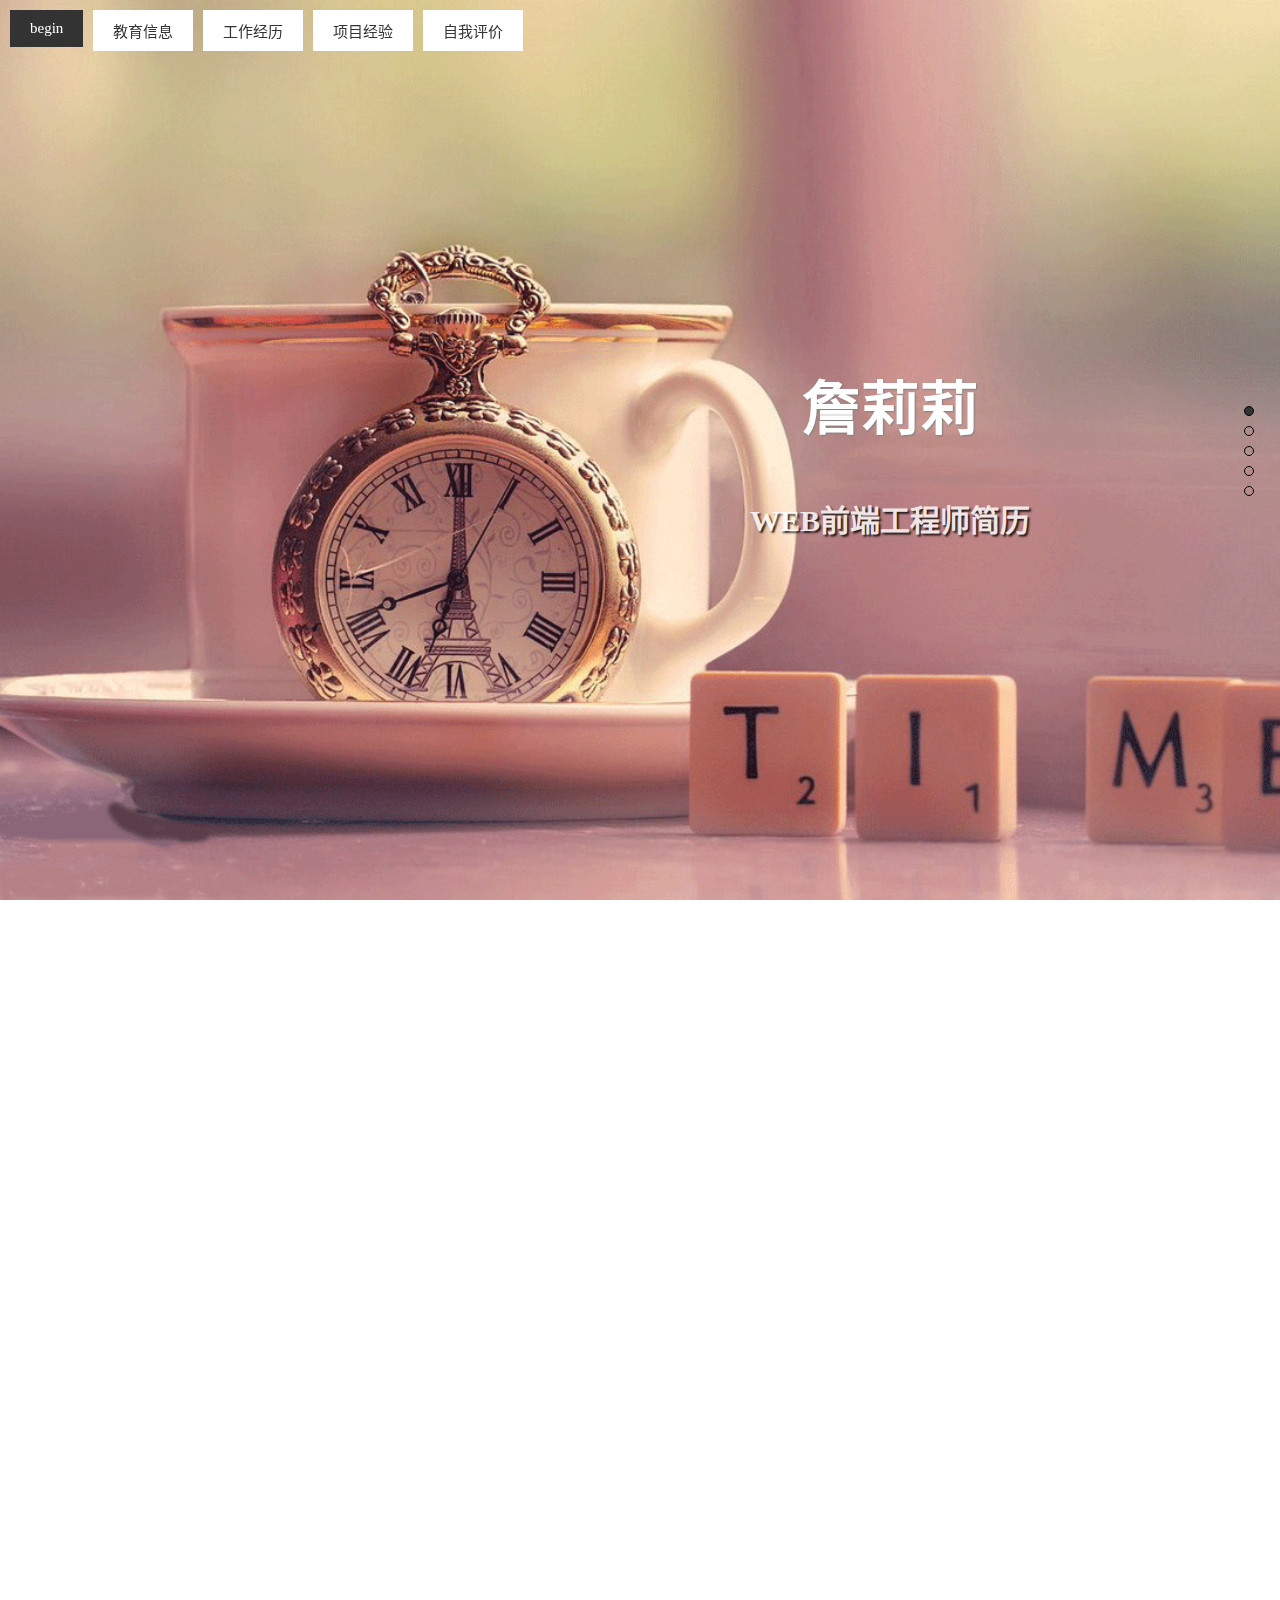
<file: index.html>
<!DOCTYPE html>
<html lang="zh-CN">

	<head>
		<meta charset="utf-8">
		<title>WEB詹莉莉个人简历</title>
		<link rel="stylesheet" type="text/css" href="css/animate.css" />
		<link rel="stylesheet" type="text/css" href="css/jquery.fullPage.css" />
		<script src="js/jquery-1.8.3.min.js" type="text/javascript" charset="utf-8"></script>
		<script src="js/jquery-ui-1.10.3.min.js" type="text/javascript" charset="utf-8"></script>
		<script src="js/jquery.fullPage.min.js" type="text/javascript" charset="utf-8"></script>
		<link rel="stylesheet" type="text/css" href="css/all.css" />
		<script src="js/myall.js" type="text/javascript" charset="utf-8"></script>
	</head>

	<body>
		<ul id="menu" class="animated bounceInDown">
			<li data-menuanchor="page1" class="active">
				<a href="#page1">begin</a>
			</li>
			<li data-menuanchor="page2">
				<a href="#page2">教育信息</a>
			</li>
			<li data-menuanchor="page3">
				<a href="#page3">工作经历</a>
			</li>
			<li data-menuanchor="page4">
				<a href="#page4">项目经验</a>
			</li>
			<li data-menuanchor="page5">
				<a href="#page4">自我评价</a>
			</li>
		</ul>
		<div class="section section1 tableCell">
			<h3 class="animated bounceInLeft">詹莉莉</h3>
			<p class="animated bounceInRight"><span>WEB前端工程师简历</span></p>
		</div>
		<div class="section  section2 tableCell">
			<h3 class="mas animated">education information</h3>
			<ul class="mas animated" style="margin-top: 0px;margin-bottom: 0px;padding: 0px;">
				<li class="bounce"> <span>基本信息</span> <span>詹莉莉</span> <span>女</span> </li>
				<li class="bounce"> <span>毕业院校</span> <span>江西交通职业技术学院</span> </li>
				<li class="bounce"> <span>学历和专业</span> <span>大专</span> <span>会计电算化</span> </li>
			</ul>
		</div>
		<div class="section section3 tableCell">
						<div class="slide animated bounceInUp">
				<h3 class="animated bounceInRight">work experience</h3>
				<p>2017.06-2017.11<br /> 广州断点科技有限公司</p>
				<h3 class="animated bounceInLeft">项目描述</h3>
				<p class="animated bounceInLeft">①官网页面搭建，数据交互。 ②运用技术：react.js+webpack2+ant-design</p>
				<h3 class="animated bounceInLeft">项目职责</h3>
				<p class="animated bounceInLeft"> ①使用react.js+webpack2+ant-design构建app的后端管理系统。②参与项目的讨论策划并制定解决方案 </p>
			</div>
			<div class="slide two">
				<h3 class="animated">work experience</h3>
				<p class="animated bounceInRight">2016.03-2017.04<br />广州佛山亿动网络有限公司</p>
				<h3 class="animated bounceInRight">项目描述</h3>
				<p class="animated bounceInRight"><br /> ①H5响应式页面、PC端、移动端页面的搭建，以及实现交互效果。 ②运用技术：JavaScript、ajax、CSS3、Html5、CSS3、bootstrap等。 </p>
				<h3 class="animated">项目职责</h3>
				<p class="animated"> ①对公司产品的升级改进，修复bug，浏览器兼容，代码性 能优化； ②H5&CSS完成页面的布局，使用原生js和jQuery库完 成动态效果。 </p>
			</div>

		</div>
		<div class="section  section4 tableCell">
			<h3 class="bounceInLeft">project experience</h3>
			<div class="project animated tree2 bounceInLeft"> 
				<span class="cloud"><a href="https://zhanlili.github.io/shishang/">—点我——></a></span> 
				<span class="cloud"><a href="http://www.zdzhf.com">—点我——></a></span>
				<span class="cloud"><a href="https://zhanlili.github.io/mafengwo/">—点我——></a></span>
				<span class="cloud"><a href="https://zhanlili.github.io/shengdanjie/">—点我——></a></span>
				<span class="cloud"><a href="http://www.hzyuanzhu.com/">—点我——></a></span>
				<span class="cloud"><a href="http://zhanlili.github.io/simanqi/">—点我——></a></span>
				<span class="cloud"><a href="http://www.kuadoudou.com/mobile">—点我——></a></span>
			</div>
		</div>
		<div class="section  section5 tableCell">
			<h3 class="wu1 animated">self-introduction</h3>
			<p class="wu1 animated"> 性格开朗、稳重、有活力，待人热情、真诚。工作认真负责，积极主动，能吃苦耐劳;喜欢思考，虚心与人交流,以取长补短。<br /> 有较强的组织能力、实际动手能力和团体协作精神，能迅速的适应各种环境，并融合其中。<br /><br /> 　　
			我不断地完善自己，提高自身素质。还阅读了大量的课外书籍，不断地增加新知识<br /> 
			有一年的前端的工作经验，非常热爱编程，学习能力好，也喜欢钻研新的技术。执行力强，平时自己不断学习新的前端技术。 <br />
				良好的代码编程习惯及较强的文档编写能力，适应能力强，具备强烈的责任心和团队合作精神
			</p>
		</div>
	</body>

</html>
</file>
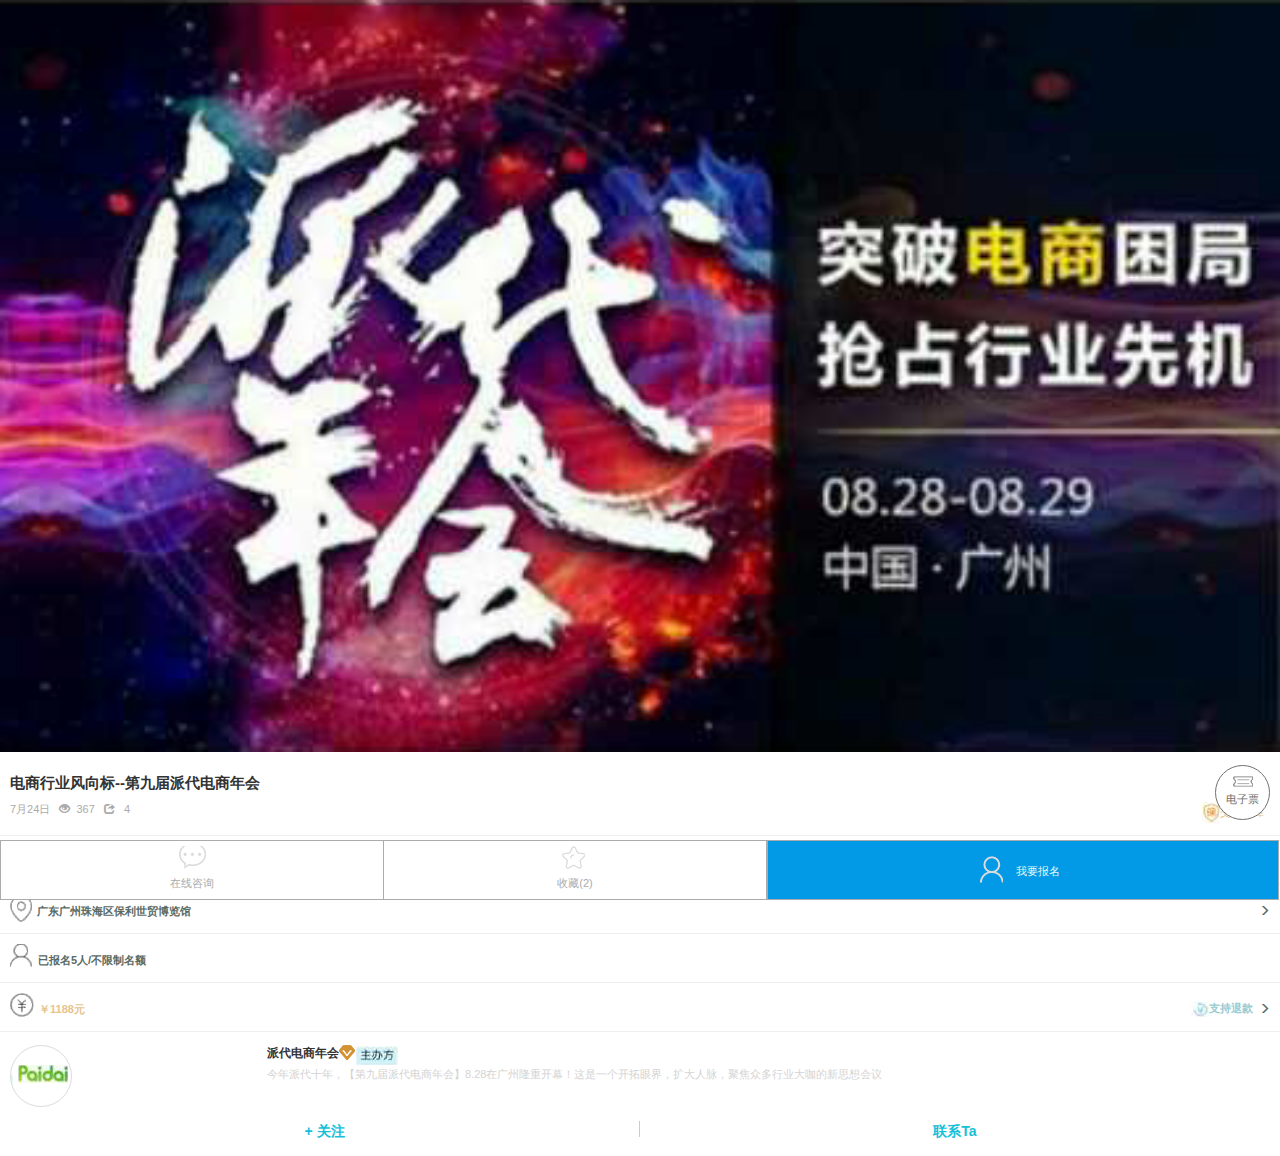
<file: huodong/index.html>
<!DOCTYPE html>
<html>
	<head>
		<meta charset="utf-8" />
		<meta name="viewport" content="width=device-width,user-scalable=no" />
		<title></title>
		<script src="js/jquery-1.8.3.min.js" type="text/javascript" charset="utf-8"></script>
		<link rel="stylesheet" type="text/css" href="css/bootstrap.min.css"/>
		<link rel="stylesheet" type="text/css" href="css/bootstrap-theme.min.css"/>
		<link rel="stylesheet" type="text/css" href="css/all.css"/>
	</head>
	<body>
	<div class="wrap">
		<div class="banner">
			<img src="img/banner.png"/>
		</div>
		<div class="main">
			<div class="title">
				<p class="title_t">电商行业风向标--第九届派代电商年会</p>
				<div class="title_1">
					<p>
						<span>7月24日</span>
						<span><span class="glyphicon glyphicon-eye-open"></span>367</span>
						<span><span class="glyphicon glyphicon-share"></span> 4</span>
					</p>
					<p><img src="img/baozhang.png"/><span class="gold">交易保障</span> </p>
				</div>
			</div>
			
			<div class="content">
				<ul class="con_list">
					<li><span class="bj_1 bj"></span><span> 08-28 09:00 至08-29 18:00</span></li>
					<li><span class="bj_2 bj"></span> <span>广东广州珠海区保利世贸博览馆</span><span class="glyphicon glyphicon-menu-right con_right"></span> </li>
					<li><span class="bj_3 bj"></span> <span>已报名5人/不限制名额</span></li>
					<li><span class="bj_4 bj"></span> <span class="gold">￥1188元</span> <span class="con_right"><span class="right_1"><img src="img/tk.png"/>支持退款  </span>  <span class="glyphicon glyphicon-menu-right con_right"> </span> </span></li>
				</ul>
			</div>
			<div class="active">
				<div class="left">
					<p class="left_pic"></p>
				</div>
				<div class="right">
					<p class="right_top"><span>派代电商年会</span><span class="bg1"></span><span class="bg2"></span></p>
					<p>今年派代十年，【第九届派代电商年会】8.28在广州隆重开幕！这是一个开拓眼界，扩大人脉，聚焦众多行业大咖的新思想会议</p>
				</div>
				<div class="active_b">
					<span>+ 关注</span>
					<span>联系Ta</span>
				</div>
			</div>
			<div class="piao">
				<span></span>
				<p>电子票</p>
			</div>
		</div>
		
		
		
		<div class="foot">
			<ul class="foot_list">
				<li>
					<span></span>
					<p>在线咨询</p>
				</li>
				<li>
					<span></span>
					<p>收藏(2)</p>
				</li>
				<li>
					<div>
						<span></span>
					<p>我要报名</p>
					</div>
				</li>
			</ul>
		</div>
	</div>
	</body>
</html>
</file>
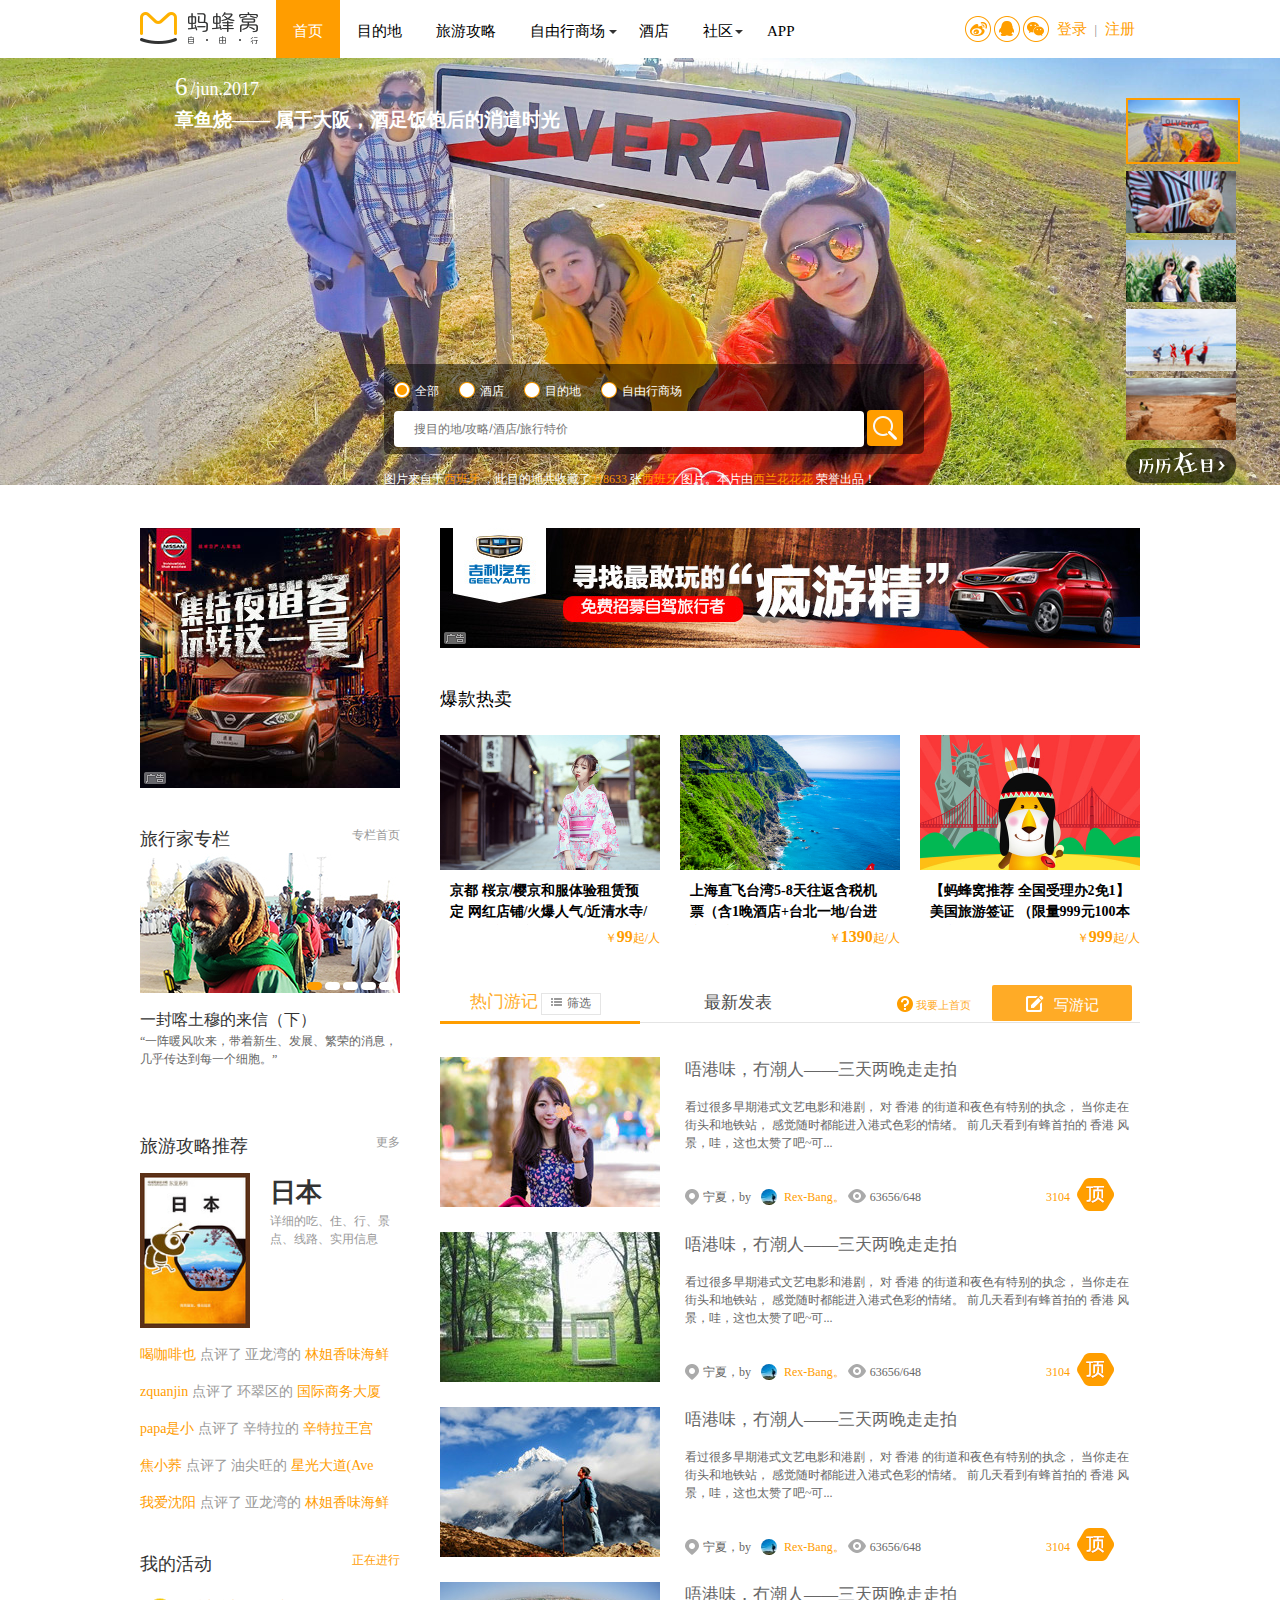
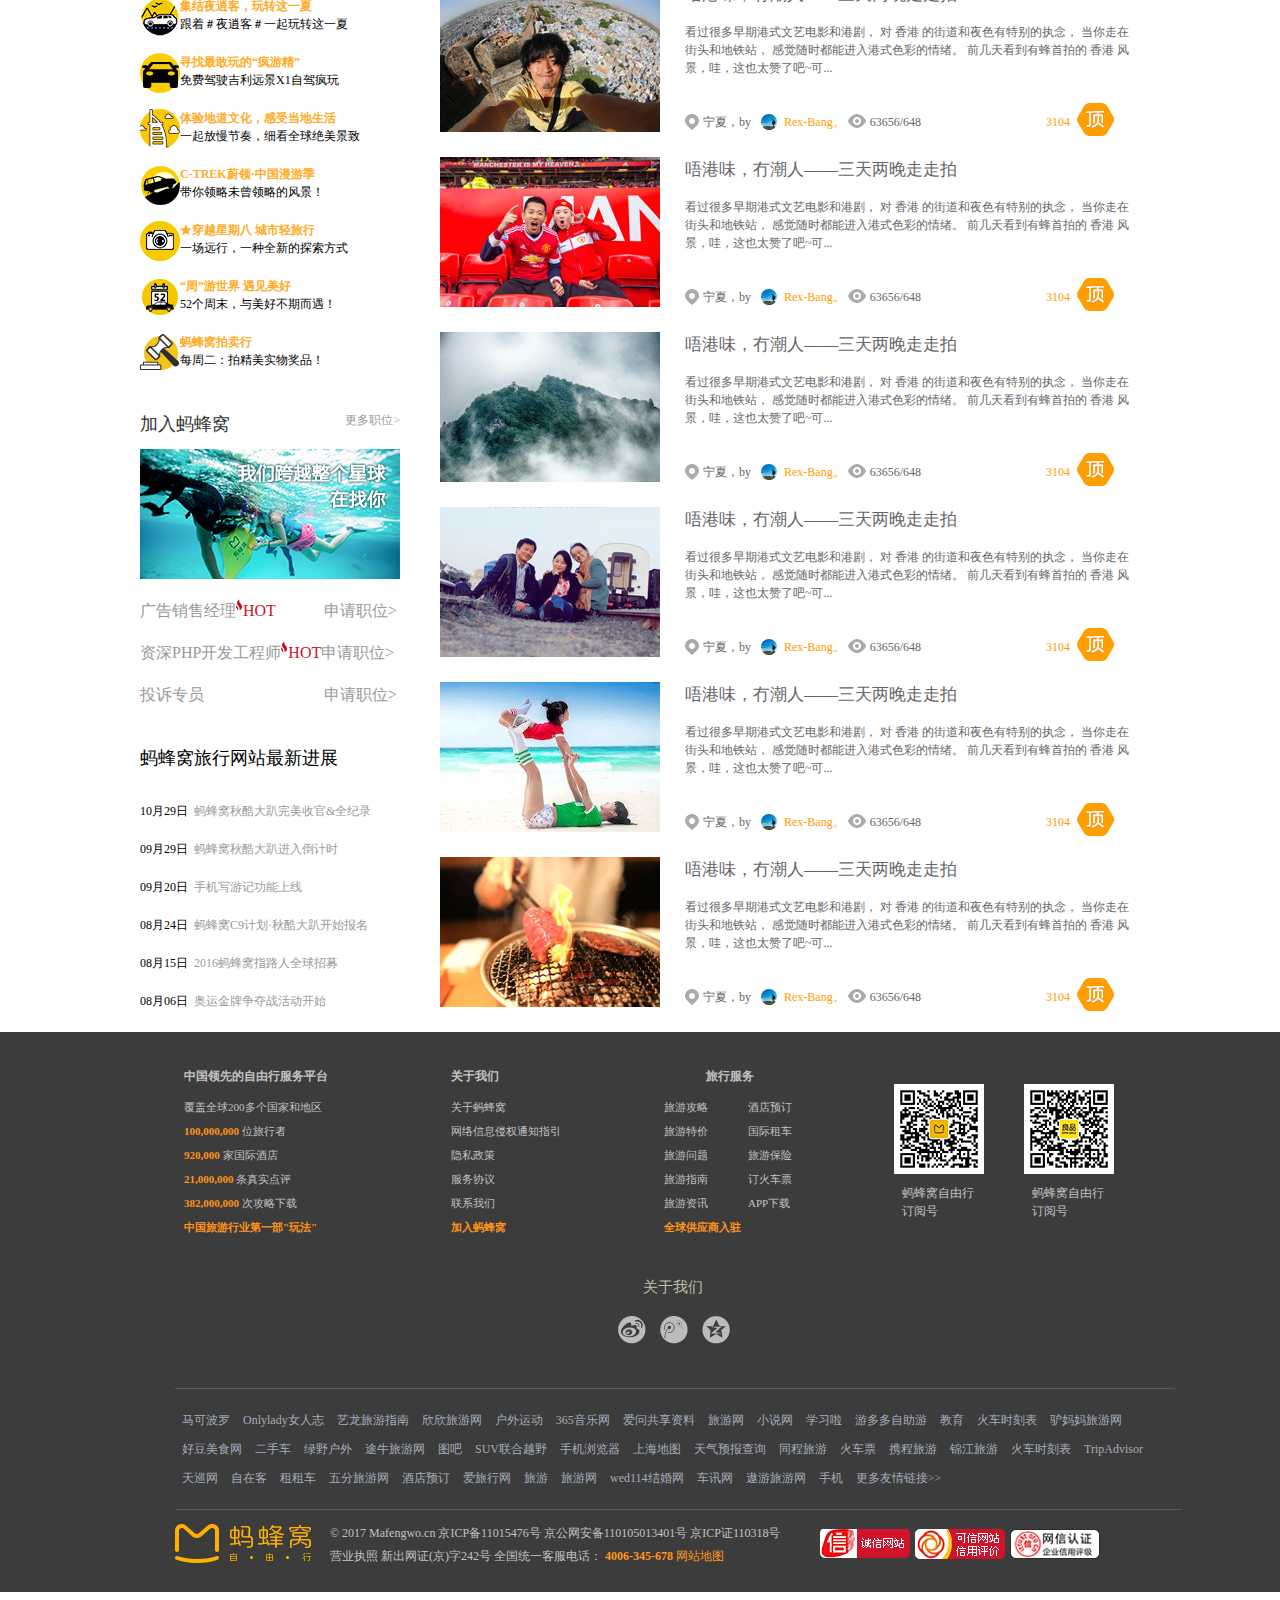
<file: mafengwo/index.html>
<!DOCTYPE html>
<html>
	<head>
		<meta charset="utf-8" />
		<title></title>
	    <link rel="stylesheet" type="text/css" href="css/reset.css"/>
	    <link rel="stylesheet" type="text/css" href="css/layout.css"/>
	    <script src="js/jquery.min.js" type="text/javascript" charset="utf-8"></script>
	</head>
	<body>
		<header>
			<div id="head">
				<div id="logo">
					<a href="http://www.mafengwo.cn/"></a>
				</div>
				<nav>
					<ul>
						<li><a href="http://www.mafengwo.cn/">首页</a></li>
						<li><a href="http://www.mafengwo.cn/mdd/">目的地</a></li>
						<li><a href="http://www.mafengwo.cn/gonglve/">旅游攻略</a></li>
						<li class="nav4"><a href="http://www.mafengwo.cn/sales/">自由行商场</a>
							<span></span>
							<div class="subnav4">
								<a href="https://www.mafengwo.cn/sales/">机票&ensp;+&ensp;酒店<i class="i_hot"></i></a>
								<a href="https://www.mafengwo.cn/sales/0-0-0-630-0-0-0-0.html">跟团游</a>
								<a href="https://www.mafengwo.cn/localdeals/">当地游</a>
								<a href="https://www.mafengwo.cn/flight/">国内机票</a>
								<a href="https://www.mafengwo.cn/sales/visa/">签证</a>
								<a href="http://zuche.mafengwo.cn/?utm_source=i22590029-pc&utm_medium=partner&utm_campaign=entry&utm_term=mfw_nav">国际租车</a>
								<a href="https://www.mafengwo.cn/insure/">保险</a>
							</div>
						</li>
						<li><a href="http://www.mafengwo.cn/hotel/">酒店</a></li>
						<li class="nav6"><a href="">社区</a>
							<span></span>
							<div class="subnav6">
								<div class="subnav6_left">
									<ul>
										<li><a href="http://www.mafengwo.cn/wenda/">问答<i class="i_hot"></i></a></li>
										<li><a href="http://www.mafengwo.cn/mall/things.php">蚂蚁窝周边</a></li>
										<li><a href="https://www.mafengwo.cn/localdeals/">蜂蜜兑换</a></li>
										<li><a href="https://www.mafengwo.cn/flight/">结伴</a></li>
									</ul>
								</div>
								<div class="subnav6_right">
									<ul>
										<li><a href="http://www.mafengwo.cn/group/">小组论坛<i class="i_hot"></i></a></li>
										<li><a href="http://www.mafengwo.cn/rudder/">分舵同城</a></li>
										<li><a href="http://www.mafengwo.cn/auction/">蚂蜂窝拍卖行</a></li>
										<li><a href="http://www.mafengwo.cn/club/">蜂首聚乐部</a></li>
										<li><a href="http://www.mafengwo.cn/photo_pk/pk.php">照片PK</a></li>
										<li><a href="http://www.mafengwo.cn/focus/">真人兽</a></li>
										<li><a href="http://www.mafengwo.cn/mall/virtual_goods.php">道具商店</a></li>
									</ul>
								</div>
							</div>
						</li>
						<li><a href="http://www.mafengwo.cn/app/intro/gonglve.php">APP</a></li>
					</ul>
				</nav>
				<div id="login">
					<a href="https://passport.mafengwo.cn/weibo"></a>
					<a href="https://passport.mafengwo.cn/qq"></a>
					<a href="https://passport.mafengwo.cn/wechat"></a>
					<a href="https://passport.mafengwo.cn">登录</a>
					<span>|</span>
					<a href="https://passport.mafengwo.cn/regist.html">注册</a>
				</div>
			</div>
		</header>
		<div id="banner">
				<img src="img/banner1.jpeg" class="imgs show"/>
				<img src="img/banner2.jpeg" class="imgs"/>
				<img src="img/banner3.jpeg" class="imgs"/>
				<img src="img/banner4.jpeg" class="imgs"/>
				<img src="img/banner5.jpeg" class="imgs"/>
			<div class="tip">
				<span>6</span>
				<span>/jun.2017</span>
				<h3>章鱼烧—— 属于大阪，酒足饭饱后的消遣时光</h3>
			</div>
			<ul>
				<li><a href="javascript:"><img src="img/banner-scan1.jpeg"/></a></li>
				<li><a href="javascript:"><img src="img/banner-scan2.jpeg"/></a></li>
				<li><a href="javascript:"><img src="img/banner-scan3.jpeg"/></a></li>
				<li><a href="javascript:"><img src="img/banner-scan4.jpeg"/></a></li>
				<li><a href="javascript:"><img src="img/banner-scan5.jpeg"/></a></li>
			</ul>
			<a href="http://www.mafengwo.cn/app/calendar.php"></a>
			<div class="search">
				<ul>
					<li><i></i>全部</li>
					<li><i></i>酒店</li>
					<li><i></i>目的地</li>
					<li><i></i>自由行商场</li>
				</ul>
				<input type="text" name="" id="ipt" placeholder="搜目的地/攻略/酒店/旅行特价"/>
				<a href="javascript:" id="submited"><span></span></a>
				<dl id="list">
					<!--<li>云南</li>
					<li>广州</li>5
					<li>ffff</li>
					<li>ffff</li>-->
				</dl>
			</div>
			<p>
				图片来自于<font><a href="javascript:">西班牙</a></font>
				，此目的地共收藏了<font><a href="javascript:">218633</a></font>
				张<a href="javascript:">西班牙</a>
				图片。本片由<font><a href="javascript:">西兰花花花</a></font>
				荣誉出品！
			</p>
		</div>
		<div id="content" class="clearfix">
			<div id="left">
				<div class="advertise">
					<img src="img/advertase.jpeg"/>
					<i></i>
				</div>
				<div class="aside1 clearfix">
					<div class="up">
						<a href="javascrip:">旅行家专栏</a>
						<a href="javascrip:">专栏首页</a>
					</div>
					<div class="middle">
						<ul>
							<li></li>
							<li></li>
							<li></li>
							<li></li>
							<li></li>
						</ul>
						<div class="wrap">
							<div class="img">
								<img src="img/aside1.1.jpeg"/>
								<img src="img/aside1.2.jpeg"/>
								<img src="img/aside1.3.jpeg"/>
								<img src="img/aside1.4.jpeg"/>
								<img src="img/aside1.5.jpeg"/>
							</div>
							<div class="text">
								<div class="text-wrap1">
									<a href="javascrip:">一封喀土穆的来信（下）</a>
									<p>“一阵暖风吹来，带着新生、发展、繁荣的消息，几乎传达到每一个细胞。”</p>
								</div>
								<div class="text-wrap2">
									<a href="javascrip:">一封喀土穆的来信（上）</a>
									<p>喀土穆随处可见的灰尘，形成了一种新的颜色歧视，而这一片幽静的水和绿让你忘记了身处非洲最大的沙漠边缘。</p>
								</div>
								<div class="text-wrap3">
									<a href="javascrip:">没有地方能停止我们庸俗的生活</a>
									<p>没有地方能停止我们庸俗的生活，就算你找到了一个理想的小镇。</p>
								</div>
								<div class="text-wrap4">
									<a href="javascrip:">指间沙、万年船，印第安人的未来</a>
									<p>许多印第安人藏身这座峡谷，在漫长的冬天不能生火做饭取暖，怕白人看见烟雾，这是美国历史上的黑暗一页。</p>
								</div>
								<div class="text-wrap5">
									<a href="javascrip:">布尔津小镇：额尔齐斯河畔的俄式</a>
									<p>不要只注意到它的冷水鱼的鲜美与烧烤的酥脆，如果你没注意到这个小镇的历史和文化沉淀，那将是不小的缺憾。</p>
								</div>
							</div>
					    </div>
					</div>
				</div>
				
				
				
				
				<div class="aside2 clearfix">
					<div class="up">
						<a href="javascrip:">旅游攻略推荐</a>
						<a href="javascrip:">更多</a>
					</div>
					<div class="middle">
						<div class="img">
							<img src="img/aside2.jpeg"/>
						</div>
						<div class="text">
							<h3>日本</h3>
							<p>详细的吃、住、行、景点、线路、实用信息</p>
						</div>
					</div>
					<div class="down">
						<ul>
							<li><a href="javascrip:">喝咖啡也 </a>点评了&nbsp;亚龙湾的<a href="javascrip:"> 林姐香味海鲜</a></li>
							<li><a href="javascrip:">zquanjin </a>点评了&nbsp;环翠区的<a href="javascrip:"> 国际商务大厦</a></li>
							<li><a href="javascrip:">papa是小 </a>点评了&nbsp;辛特拉的<a href="javascrip:"> 辛特拉王宫</a></li>
							<li><a href="javascrip:">焦小荞 </a>点评了&nbsp;油尖旺的<a href="javascrip:"> 星光大道(Ave</a></li>
							<li><a href="javascrip:">我爱沈阳 </a>点评了&nbsp;亚龙湾的<a href="javascrip:"> 林姐香味海鲜</a></li>
						</ul>
					</div>
				</div>
				
				
				
				<div class="aside3 clearfix">
					<div class="up">
						<a href="javascrip:">我的活动</a>
						<a href="javascrip:">正在进行</a>
					</div>
					<div class="middle">
						<ul>
							<li>
								<img src="img/aside3.1.png"/>
								<div class="text">
									<h3>集结夜逍客，玩转这一夏</h3>
									<p>跟着＃夜逍客＃一起玩转这一夏</p>
								</div>
							</li>
							<li>
								<img src="img/aside3.2.png"/>
								<div class="text">
									<h3>寻找最敢玩的“疯游精”</h3>
									<p>免费驾驶吉利远景X1自驾疯玩</p>
								</div>	
							</li>
							<li>
								<img src="img/aside3.3.png"/>
								<div class="text">
									<h3>体验地道文化，感受当地生活</h3>
									<p>一起放慢节奏，细看全球绝美景致</p>
								</div>	
							</li>
							<li>
								<img src="img/aside3.4.png"/>
								<div class="text">
									<h3>C-TREK蔚领·中国漫游季</h3>
									<p>带你领略未曾领略的风景！</p>
								</div>	
							</li>
							<li>
								<img src="img/aside3.5.png"/>
								<div class="text">
									<h3>★穿越星期八 城市轻旅行</h3>
									<p>一场远行，一种全新的探索方式</p>
								</div>	
							</li>
							<li>
								<img src="img/aside3.6.png"/>
								<div class="text">
									<h3>“周”游世界  遇见美好</h3>
									<p>52个周末，与美好不期而遇！</p>
								</div>	
							</li>
							<li>
								<img src="img/aside3.7.png"/>
								<div class="text">
									<h3>蚂蜂窝拍卖行</h3>
									<p>每周二：拍精美实物奖品！</p>
								</div>	
							</li>
						</ul>
					</div>
					
				</div>
				
				
				<div class="aside4 clearfix">
					<div class="up">
						<a href="javascrip:">加入蚂蜂窝</a>
						<a href="javascrip:">更多职位></a>
					</div>
					<div class="middle">
						<img src="img/aside4.jpg"/>
					</div>
					<div class="down">
						<ul>
							<li><a href="javascrip:">广告销售经理<i>HOT</i>&ensp;&ensp;&ensp;&ensp;&ensp;&ensp;申请职位></a></li>
							<li><a href="javascrip:">资深PHP开发工程师<i>HOT</i>申请职位></a></li>
							<li><a href="javascrip:">投诉专员&ensp;&ensp;&ensp;&ensp;&ensp;&ensp;&ensp;&ensp;&ensp;&ensp;&ensp;&ensp;&ensp;&ensp;&ensp;申请职位></a></li>
						</ul>
					</div>
				</div>
				
				<div class="aside5 clearfix">
					<p>蚂蜂窝旅行网站最新进展</p>
					<ul>
						<li>10月29日<a href="javascript:">蚂蜂窝秋酷大趴完美收官&全纪录</a></li>
						<li>09月29日<a href="javascript:">蚂蜂窝秋酷大趴进入倒计时</a></li>
						<li>09月20日<a href="javascript:">手机写游记功能上线</a></li>
						<li>08月24日<a href="javascript:">蚂蜂窝C9计划·秋酷大趴开始报名</a></li>
						<li>08月15日<a href="javascript:">2016蚂蜂窝指路人全球招募</a></li>
						<li>08月06日<a href="javascript:">奥运金牌争夺战活动开始</a></li>
					</ul>
				</div>
				
			</div>
			
			
			<div id="right">
				<div class="advertise">
					<img src="img/advertise1.jpeg"/>
					<i></i>
				</div>
				
				<div class="section1">
					<div class="head">爆款热卖</div>
					<ul class="clearfix">
						<li>
							<img src="img/section1.1.jpeg"/>
							<div class="discript">
								<h3>京都 桜京/樱京和服体验租赁预定 网红店铺/火爆人气/近清水寺/夏季浴衣/不补差价挑到满意</h3>
							</div>
							<div class="price"><div class="subprice"> ￥<strong>99</strong><em>起/人</em></div></div>
						</li>
						<li>
							<img src="img/section1.2.png"/>
							<div class="discript">
								<h3>上海直飞台湾5-8天往返含税机票（含1晚酒店+台北一地/台进高出/高进台出</h3>
							</div>
							<div class="price"><div class="subprice"> ￥<strong>1390</strong><em>起/人</em></div></div>
						</li>
						<li>
							<img src="img/section1.3.jpeg"/>
							<div class="discript">
								<h3>【蚂蜂窝推荐 全国受理办2免1】美国旅游签证 （限量999元100本售完为止+5大领区陪签服务+在线资料预审+可升级拒签赔付+包回邮+EVUS登记</h3>
						    </div>
							<div class="price"><div class="subprice"> ￥<strong>999</strong><em>起/人</em></div></div>
						</li>
					</ul>
					
				</div>
				
				<div class="section2">
					<div class="head clearfix">
						<ul>
							<li>
								<a href="javascript:">热门游记</a>
								<span id=""><i></i>筛选</span>
							</li>
							<li><a>最新发表</a></li>
							<li><a href=""><i></i><span>我要上首页</span></a></li>
							<li><a href=""><i></i><span>写游记</span></a></li>
						</ul>
					</div>
					<div class="content">
						<ul>
							<li>
								<div class="subimg">
									<a href=""><img src="img/subimg1.jpeg"/></a>
								</div>
								<div class="write">
									<dl>
										<a href="/i/6975422.html">唔港味，冇潮人——三天两晚走走拍</a>
										<a href="">
											 看过很多早期港式文艺电影和港剧， 对 香港 的街道和夜色有特别的执念， 当你走在街头和地铁站， 感觉随时都能进入港式色彩的情绪。 前几天看到有蜂首拍的 香港 风景，哇，这也太赞了吧~可...
										</a>
									</dl>
									<div class="textfoot">
										<span><i></i><a href="">宁夏</a>，by</span>
										<span><a href=""><img src="img/textfooticon1.jpeg"/>Rex-Bang。</a></span>
										<span><i></i>63656/648</span>
										<span><em>3104</em><a href=""></a></span>
									</div>
								</div>
							</li>
							
							<li>
								<div class="subimg">
									<a href=""><img src="img/subimg2.jpeg"/></a>
								</div>
								<div class="write">
									<dl>
										<a href="/i/6975422.html">唔港味，冇潮人——三天两晚走走拍</a>
										<a href="">
											 看过很多早期港式文艺电影和港剧， 对 香港 的街道和夜色有特别的执念， 当你走在街头和地铁站， 感觉随时都能进入港式色彩的情绪。 前几天看到有蜂首拍的 香港 风景，哇，这也太赞了吧~可...
										</a>
									</dl>
									<div class="textfoot">
										<span><i></i><a href="">宁夏</a>，by</span>
										<span><a href=""><img src="img/textfooticon1.jpeg"/>Rex-Bang。</a></span>
										<span><i></i>63656/648</span>
										<span><em>3104</em><a href=""></a></span>
									</div>
								</div>
							</li>
							
							<li>
								<div class="subimg">
									<a href=""><img src="img/subimg3.jpeg"/></a>
								</div>
								<div class="write">
									<dl>
										<a href="/i/6975422.html">唔港味，冇潮人——三天两晚走走拍</a>
										<a href="">
											 看过很多早期港式文艺电影和港剧， 对 香港 的街道和夜色有特别的执念， 当你走在街头和地铁站， 感觉随时都能进入港式色彩的情绪。 前几天看到有蜂首拍的 香港 风景，哇，这也太赞了吧~可...
										</a>
									</dl>
									<div class="textfoot">
										<span><i></i><a href="">宁夏</a>，by</span>
										<span><a href=""><img src="img/textfooticon1.jpeg"/>Rex-Bang。</a></span>
										<span><i></i>63656/648</span>
										<span><em>3104</em><a href=""></a></span>
									</div>
								</div>
							</li>
							
							<li>
								<div class="subimg">
									<a href=""><img src="img/subimg4.jpeg"/></a>
								</div>
								<div class="write">
									<dl>
										<a href="/i/6975422.html">唔港味，冇潮人——三天两晚走走拍</a>
										<a href="">
											 看过很多早期港式文艺电影和港剧， 对 香港 的街道和夜色有特别的执念， 当你走在街头和地铁站， 感觉随时都能进入港式色彩的情绪。 前几天看到有蜂首拍的 香港 风景，哇，这也太赞了吧~可...
										</a>
									</dl>
									<div class="textfoot">
										<span><i></i><a href="">宁夏</a>，by</span>
										<span><a href=""><img src="img/textfooticon1.jpeg"/>Rex-Bang。</a></span>
										<span><i></i>63656/648</span>
										<span><em>3104</em><a href=""></a></span>
									</div>
								</div>
							</li>
							
							<li>
								<div class="subimg">
									<a href=""><img src="img/subimg5.jpeg"/></a>
								</div>
								<div class="write">
									<dl>
										<a href="/i/6975422.html">唔港味，冇潮人——三天两晚走走拍</a>
										<a href="">
											 看过很多早期港式文艺电影和港剧， 对 香港 的街道和夜色有特别的执念， 当你走在街头和地铁站， 感觉随时都能进入港式色彩的情绪。 前几天看到有蜂首拍的 香港 风景，哇，这也太赞了吧~可...
										</a>
									</dl>
									<div class="textfoot">
										<span><i></i><a href="">宁夏</a>，by</span>
										<span><a href=""><img src="img/textfooticon1.jpeg"/>Rex-Bang。</a></span>
										<span><i></i>63656/648</span>
										<span><em>3104</em><a href=""></a></span>
									</div>
								</div>
							</li>
							
							<li>
								<div class="subimg">
									<a href=""><img src="img/subimg6.jpeg"/></a>
								</div>
								<div class="write">
									<dl>
										<a href="/i/6975422.html">唔港味，冇潮人——三天两晚走走拍</a>
										<a href="">
											 看过很多早期港式文艺电影和港剧， 对 香港 的街道和夜色有特别的执念， 当你走在街头和地铁站， 感觉随时都能进入港式色彩的情绪。 前几天看到有蜂首拍的 香港 风景，哇，这也太赞了吧~可...
										</a>
									</dl>
									<div class="textfoot">
										<span><i></i><a href="">宁夏</a>，by</span>
										<span><a href=""><img src="img/textfooticon1.jpeg"/>Rex-Bang。</a></span>
										<span><i></i>63656/648</span>
										<span><em>3104</em><a href=""></a></span>
									</div>
								</div>
							</li>
							
							<li>
								<div class="subimg">
									<a href=""><img src="img/subimg7.jpeg"/></a>
								</div>
								<div class="write">
									<dl>
										<a href="/i/6975422.html">唔港味，冇潮人——三天两晚走走拍</a>
										<a href="">
											 看过很多早期港式文艺电影和港剧， 对 香港 的街道和夜色有特别的执念， 当你走在街头和地铁站， 感觉随时都能进入港式色彩的情绪。 前几天看到有蜂首拍的 香港 风景，哇，这也太赞了吧~可...
										</a>
									</dl>
									<div class="textfoot">
										<span><i></i><a href="">宁夏</a>，by</span>
										<span><a href=""><img src="img/textfooticon1.jpeg"/>Rex-Bang。</a></span>
										<span><i></i>63656/648</span>
										<span><em>3104</em><a href=""></a></span>
									</div>
								</div>
							</li>
							
							<li>
								<div class="subimg">
									<a href=""><img src="img/subimg8.jpeg"/></a>
								</div>
								<div class="write">
									<dl>
										<a href="/i/6975422.html">唔港味，冇潮人——三天两晚走走拍</a>
										<a href="">
											 看过很多早期港式文艺电影和港剧， 对 香港 的街道和夜色有特别的执念， 当你走在街头和地铁站， 感觉随时都能进入港式色彩的情绪。 前几天看到有蜂首拍的 香港 风景，哇，这也太赞了吧~可...
										</a>
									</dl>
									<div class="textfoot">
										<span><i></i><a href="">宁夏</a>，by</span>
										<span><a href=""><img src="img/textfooticon1.jpeg"/>Rex-Bang。</a></span>
										<span><i></i>63656/648</span>
										<span><em>3104</em><a href=""></a></span>
									</div>
								</div>
							</li>
							
							<li>
								<div class="subimg">
									<a href=""><img src="img/subimg9.jpeg"/></a>
								</div>
								<div class="write">
									<dl>
										<a href="/i/6975422.html">唔港味，冇潮人——三天两晚走走拍</a>
										<a href="">
											 看过很多早期港式文艺电影和港剧， 对 香港 的街道和夜色有特别的执念， 当你走在街头和地铁站， 感觉随时都能进入港式色彩的情绪。 前几天看到有蜂首拍的 香港 风景，哇，这也太赞了吧~可...
										</a>
									</dl>
									<div class="textfoot">
										<span><i></i><a href="">宁夏</a>，by</span>
										<span><a href=""><img src="img/textfooticon1.jpeg"/>Rex-Bang。</a></span>
										<span><i></i>63656/648</span>
										<span><em>3104</em><a href=""></a></span>
									</div>
								</div>
							</li>
							
						</ul>
					</div>
					
				</div>
				
				
				
				
				
			</div>
		</div>
		
		
		
		<footer>
			<div id="main">
				<section id="top" class="clearfix">
					<div class="f_left">
						<h3>中国领先的自由行服务平台</h3>
						<ul>
							<li><span>覆盖全球200多个国家和地区</span></li>
							<li><b>100,000,000 </b><span>位旅行者</span></li>
							<li><b>920,000 </b><span>家国际酒店</span></li>
							<li><b>21,000,000 </b><span>条真实点评</span></li>
							<li><b>382,000,000 </b><span>次攻略下载</span></li>
							<li><b>中国旅游行业第一部"玩法"</b></li>
						</ul>
					</div>
					<div class="f_second">
						<h3>关于我们</h3>
						<ul>
							<li><a href="http://www.mafengwo.cn/s/about.html"><span>关于蚂蜂窝</span></a></li>
							<li><a href="http://www.mafengwo.cn/s/property.html"><span>网络信息侵权通知指引</span></a></li>
							<li><a href="http://www.mafengwo.cn/s/private.html"><span>隐私政策</span></a></li>
							<li><a href="http://www.mafengwo.cn/s/agreement.html"><span>服务协议</span></a></li>
							<li><a href="http://www.mafengwo.cn/s/contact.html"><span>联系我们</span></a></li>
							<li><a href="http://www.mafengwo.cn/s/hr.html"><b>加入蚂蜂窝</b></a></li>
						</ul>
					</div>
					<div class="f_third">
						<h3>旅行服务</h3>
						<ul class="left">
							<li><a href="http://www.mafengwo.cn/gonglve/"><span>旅游攻略</span></a></li>
							<li><a href="http://www.mafengwo.cn/sales/"><span>旅游特价</span></a></li>
							<li><a href="http://www.mafengwo.cn/wenda/"><span>旅游问题</span></a></li>
							<li><a href="http://z.mafengwo.cn"><span>旅游指南</span></a></li>
							<li><a href="http://www.mafengwo.cn/travel-news/"><span>旅游资讯</span></a></li>
						</ul>
						<ul class="right">
							<li><a href="hhttp://www.mafengwo.cn/hotel/"><span>酒店预订</span></a></li>
							<li><a href="http://zuche.mafengwo.cn/"><span>国际租车</span></a></li>
							<li><a href="http://www.mafengwo.cn/insure/"><span>旅游保险</span></a></li>
							<li><a href="http://huoche.mafengwo.cn"><span>订火车票</span></a></li>
							<li><a href="http://www.mafengwo.cn/app/intro/gonglve.php"><span>APP下载</span></a></li>
						</ul>
						<a href="http://www.mafengwo.cn/sales/alliance.php"><b>全球供应商入驻</b></a>
					</div>
					<div class="f_right">
						<div class="left">
							<img src="img/QR-Code1.gif"/>
							<p>蚂蜂窝自由行订阅号</p>
						</div>
						<div class="right">
							<img src="img/QR-Code2.png"/>
							<p>蚂蜂窝自由行订阅号</p>
						</div>
					</div>
				</section>
				<section id="middle">
					<div class="follow">
						<p>关于我们</p>
						<div class="icon">
							<i></i>
							<i></i>
							<i></i>
						</div>
					</div>
				</section>
				<section id="down" class="clearfix">
					<ul>
						<li><a href="http://china.makepolo.com/">马可波罗</a></li>
						<li><a href="http://www.onlylady.com/">Onlylady女人志</a></li>
						<li><a href="http://trip.elong.com/">艺龙旅游指南</a></li>
						<li><a href="http://www.cncn.com">欣欣旅游网</a></li>
						<li><a href="http://www.8264.com/">户外运动</a></li>
						<li><a href="http://www.yue365.com/">365音乐网</a></li>
						<li><a href="http://ishare.iask.sina.com.cn/">爱问共享资料</a></li>
						<li><a href="http://www.uzai.com/">旅游网</a></li>
						<li><a href="http://www.zongheng.com/">小说网</a></li>
						<li><a href="http://www.xuexila.com/">学习啦</a></li>
						<li><a href="http://www.yododo.com">游多多自助游</a></li>
						<li><a href="http://www.gebilaoshi.com">教育</a></li>
						<li><a href="http://huoche.mafengwo.cn/">火车时刻表</a></li>
						<li><a href="http://www.lvmama.com">驴妈妈旅游网</a></li>
						<li><a href="http://www.haodou.com/">好豆美食网</a></li>
						<li><a href="http://www.taoche.com/">二手车</a></li>
						<li><a href="http://www.lvye.cn">绿野户外</a></li>
						<li><a href="http://www.tuniu.com/">途牛旅游网</a></li>
						<li><a href="http://www.mapbar.com/">图吧</a></li>
						<li><a href="http://www.chnsuv.com">SUV联合越野</a></li>
						<li><a href="http://www.uc.cn/">手机浏览器</a></li>
						<li><a href="http://sh.city8.com/">上海地图</a></li>
						<li><a href="http://www.tianqi.com/">天气预报查询</a></li>
						<li><a href="http://www.ly.com/">同程旅游</a></li>
						<li><a href="http://www.tieyou.com/">火车票</a></li>
						<li><a href="http://you.ctrip.com/">携程旅游</a></li>
						<li><a href="http://www.jinjiang.com">锦江旅游</a></li>
						<li><a href="http://www.huoche.net/">火车时刻表</a></li>
						<li><a href="http://www.tripadvisor.cn/">TripAdvisor</a></li>
						<li><a href="http://www.tianxun.com/">天巡网</a></li>
						<li><a href="http://www.zizaike.com">自在客</a></li>
						<li><a href="http://www.zuzuche.com">租租车</a></li>
						<li><a href="http://www.5fen.com/">五分旅游网</a></li>
						<li><a href="http://www.zhuna.cn/">酒店预订</a></li>
						<li><a href="http://www.ailvxing.com">爱旅行网</a></li>
						<li><a href="http://360.mafengwo.cn/all.php">旅游</a></li>
						<li><a href="http://vacations.ctrip.com/">旅游网</a></li>
						<li><a href="http://www.wed114.cn">wed114结婚网</a></li>
						<li><a href="http://www.chexun.com/">车讯网</a></li>
						<li><a href="http://www.aoyou.com/">遨游旅游网</a></li>
						<li><a href="http://www.91.com/">手机</a></li>
						<li><a href="http://www.mafengwo.cn/s/link.html">更多友情链接>></a></li>
					</ul>
				</section>
				<section id="bottom" class="clearfix">
					<div class="logo">
						
					</div>
					<div class="text">
						<div class="text1">
							<span>© 2017 Mafengwo.cn</span>
							<a href="http://www.miibeian.gov.cn/"> 京ICP备11015476号 </a>
							<span>京公网安备110105013401号</span>
							<a href="http://images.mafengwo.net/images/about/icp.jpg"> 京ICP证110318号</a>
						</div>
						<div class="text2">
							<a href="http://images.mafengwo.net/images/about/licence.jpg"> 营业执照 </a>
							<span>新出网证(京)字242号 全国统一客服电话：</span>
							<b>4006-345-678</b>
							<a href="http://www.mafengwo.cn/s/sitemap.html"> 网站地图</a>
						</div>
					</div>
					<div class="link">
						<ul>
							<li><a href="https://search.szfw.org/cert/l/CX20140627008255008321"></a></li>
							<li><a href="https://ss.knet.cn/verifyseal.dll?sn=e130816110100420286o93000000&ct=df&a=1&pa=787189"></a></li>
							<li><a href="http://www.itrust.org.cn/Home/Index/itrust_certifi/wm/1669928206.html"></a></li>
						</ul>
					</div>
				</section>
			</div>
		</footer>
		<script src="js/main.js" type="text/javascript" charset="utf-8"></script>
	    <script src="js/search.js" type="text/javascript" charset="utf-8"></script>
	</body>
</html>
</file>
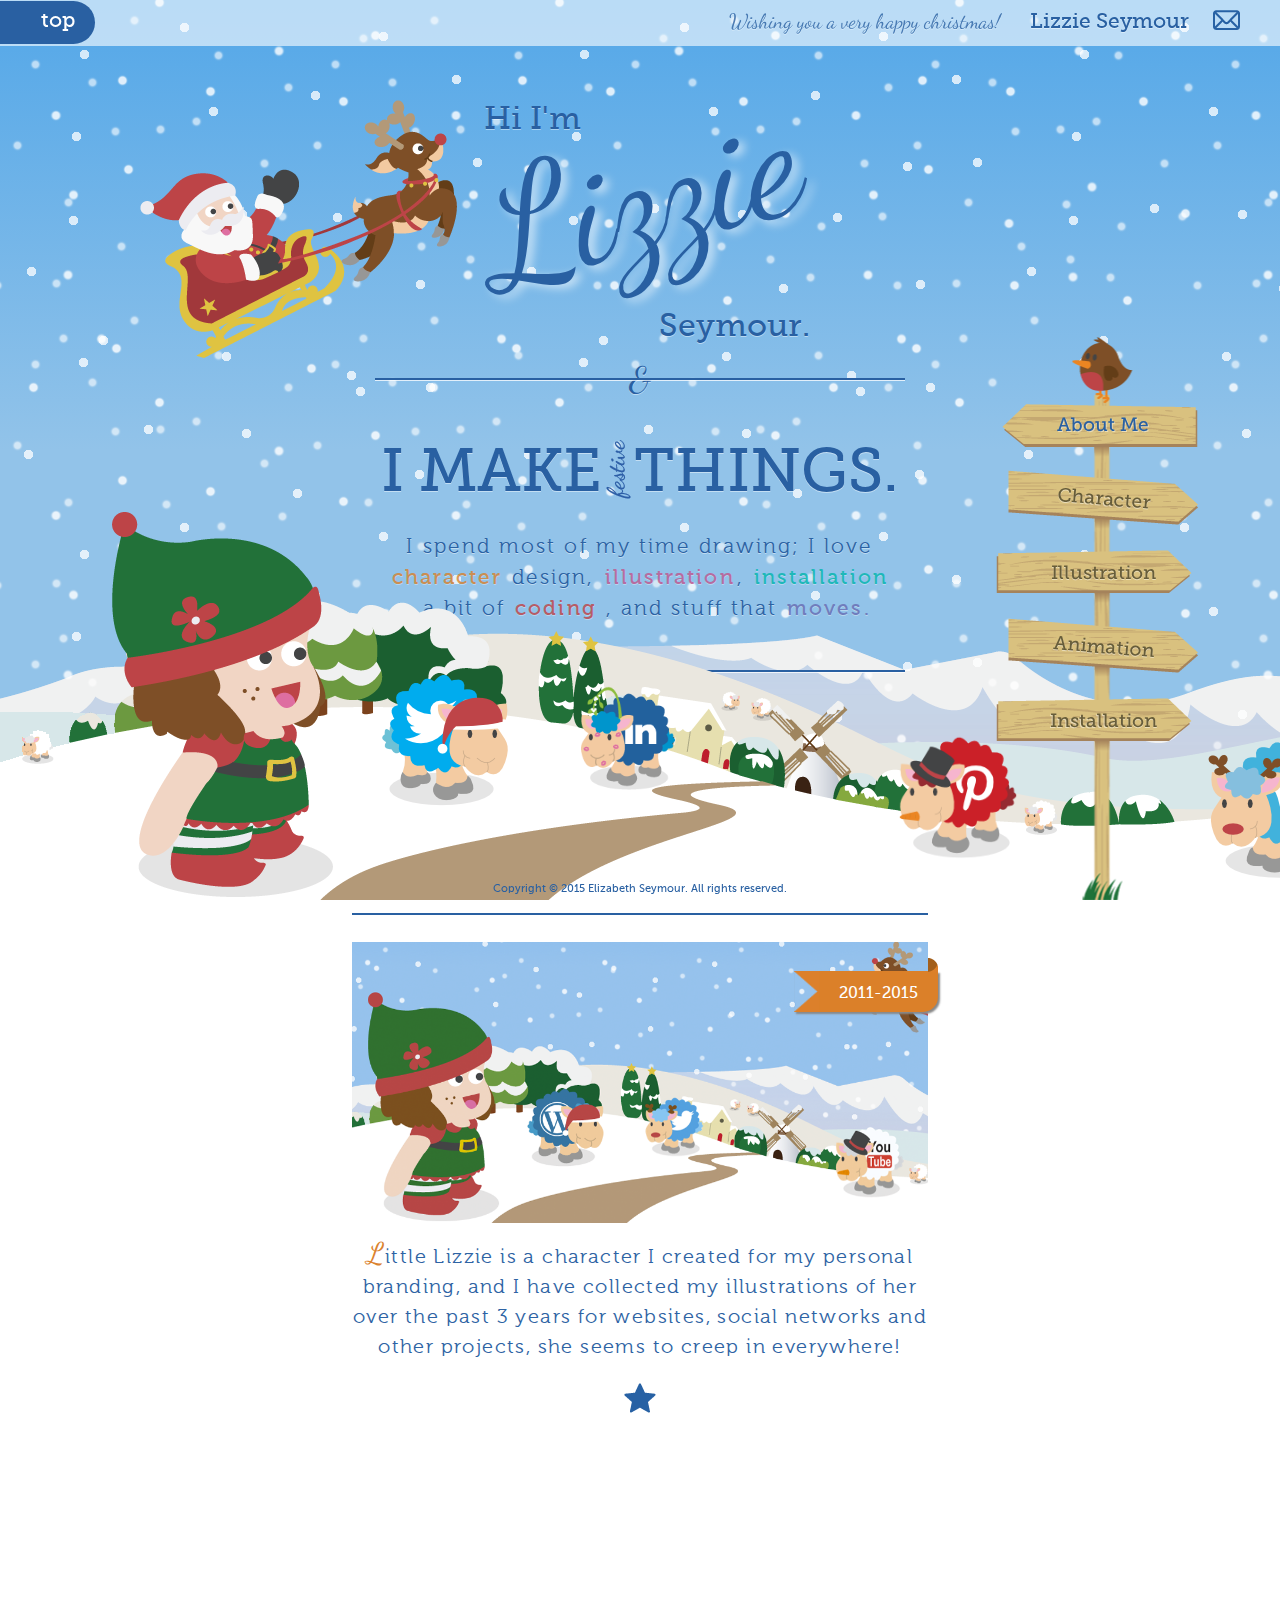
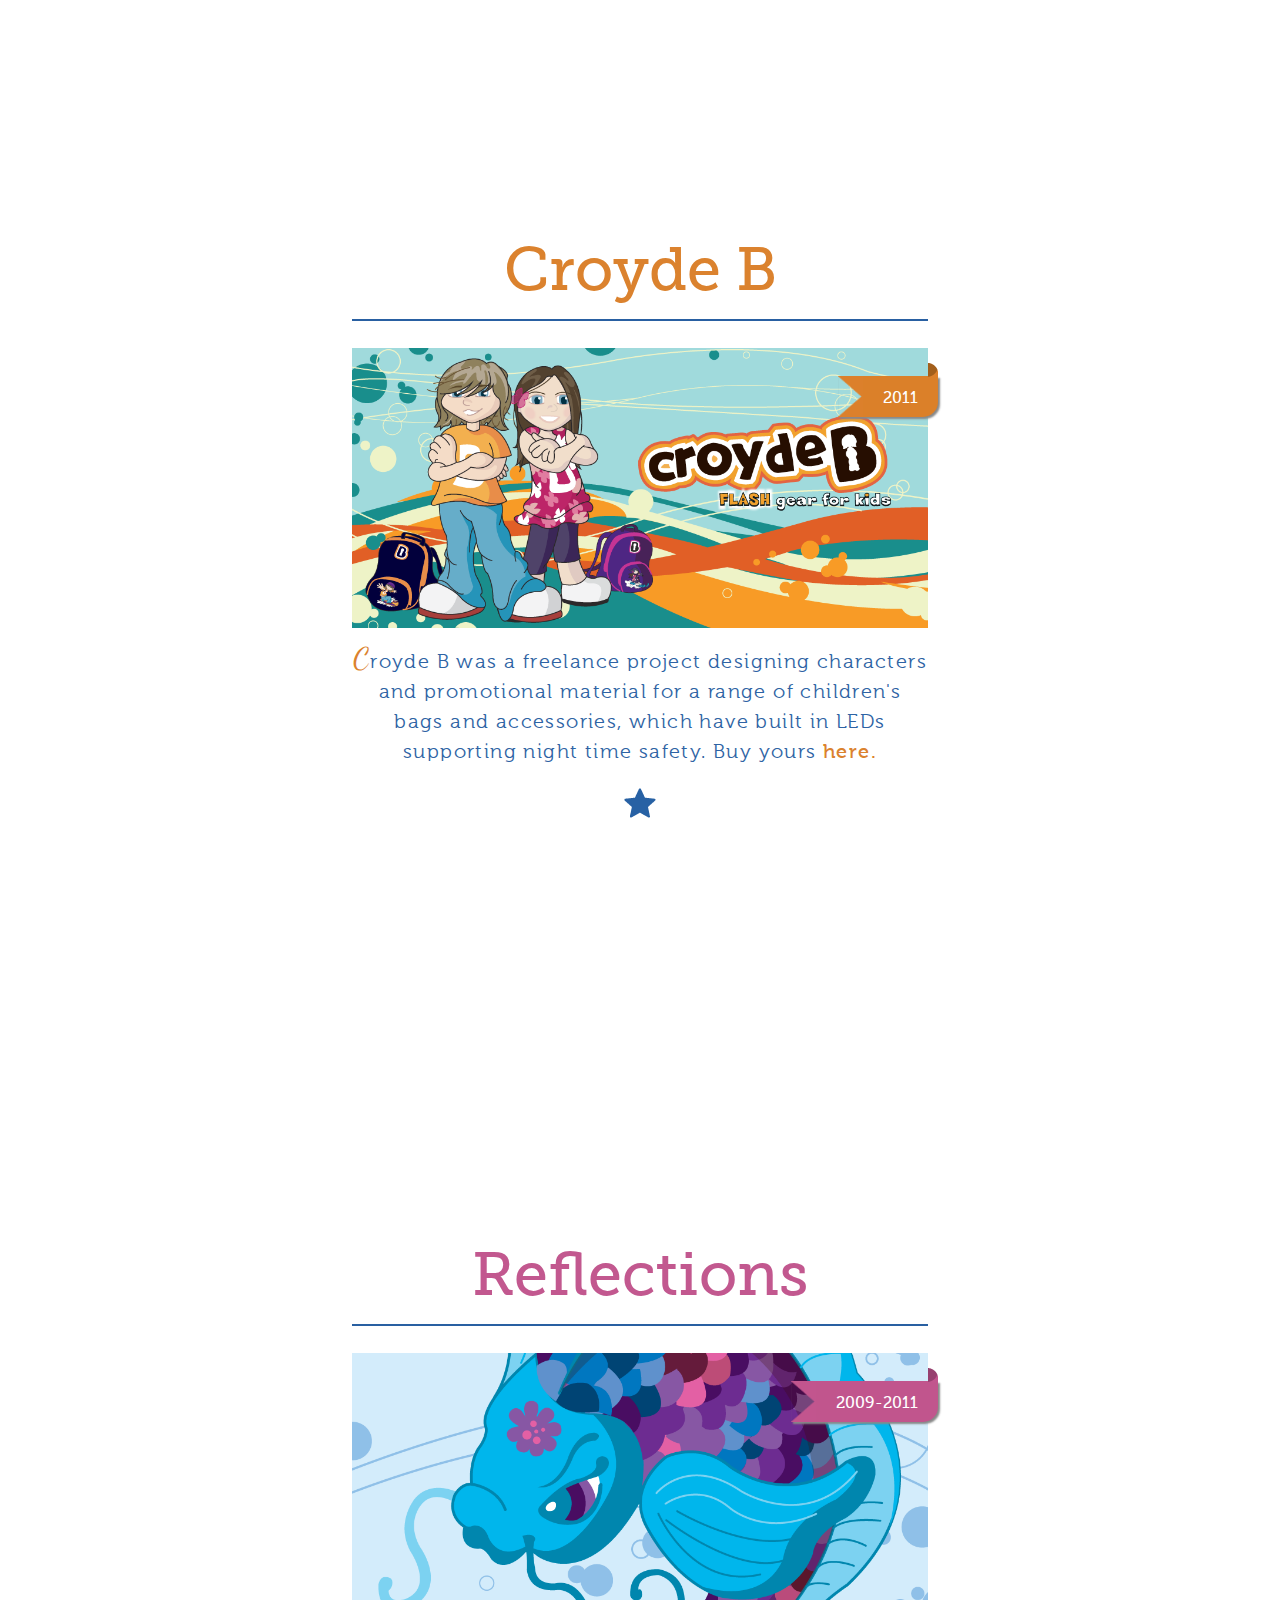
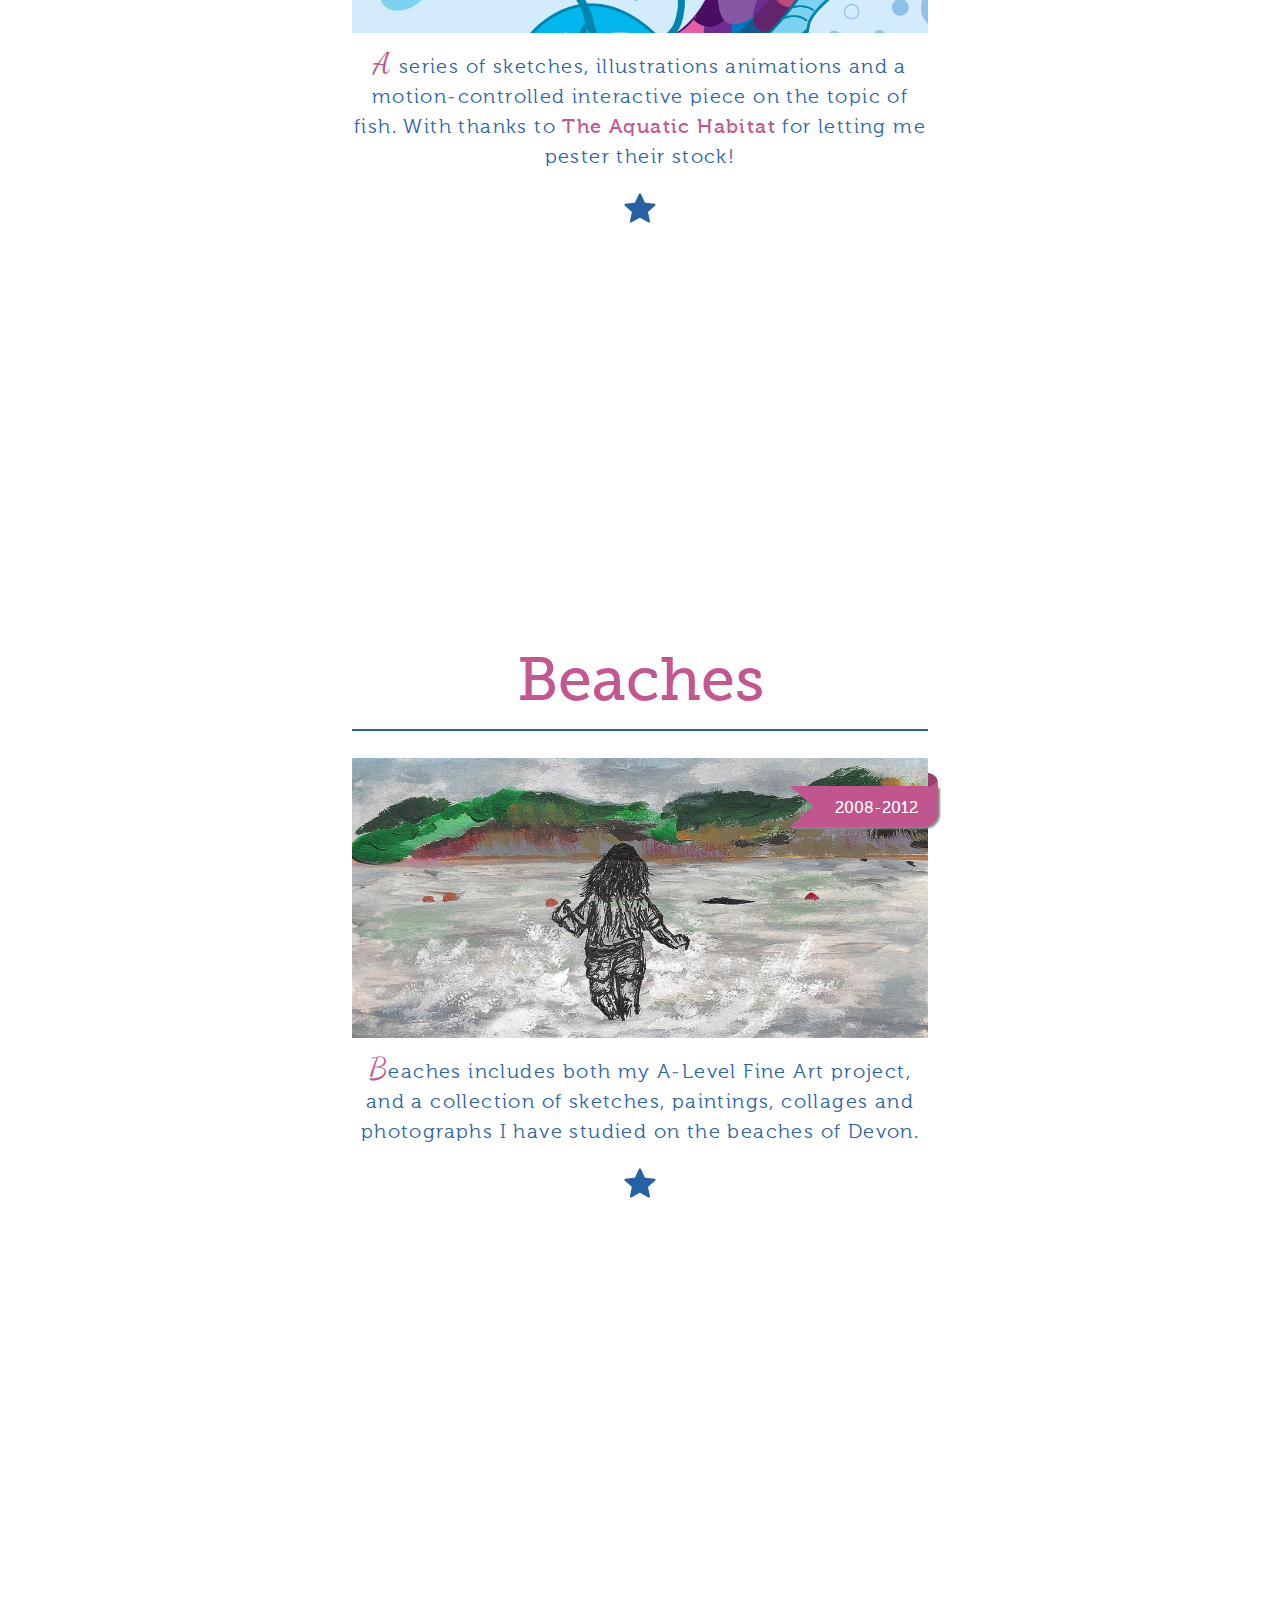
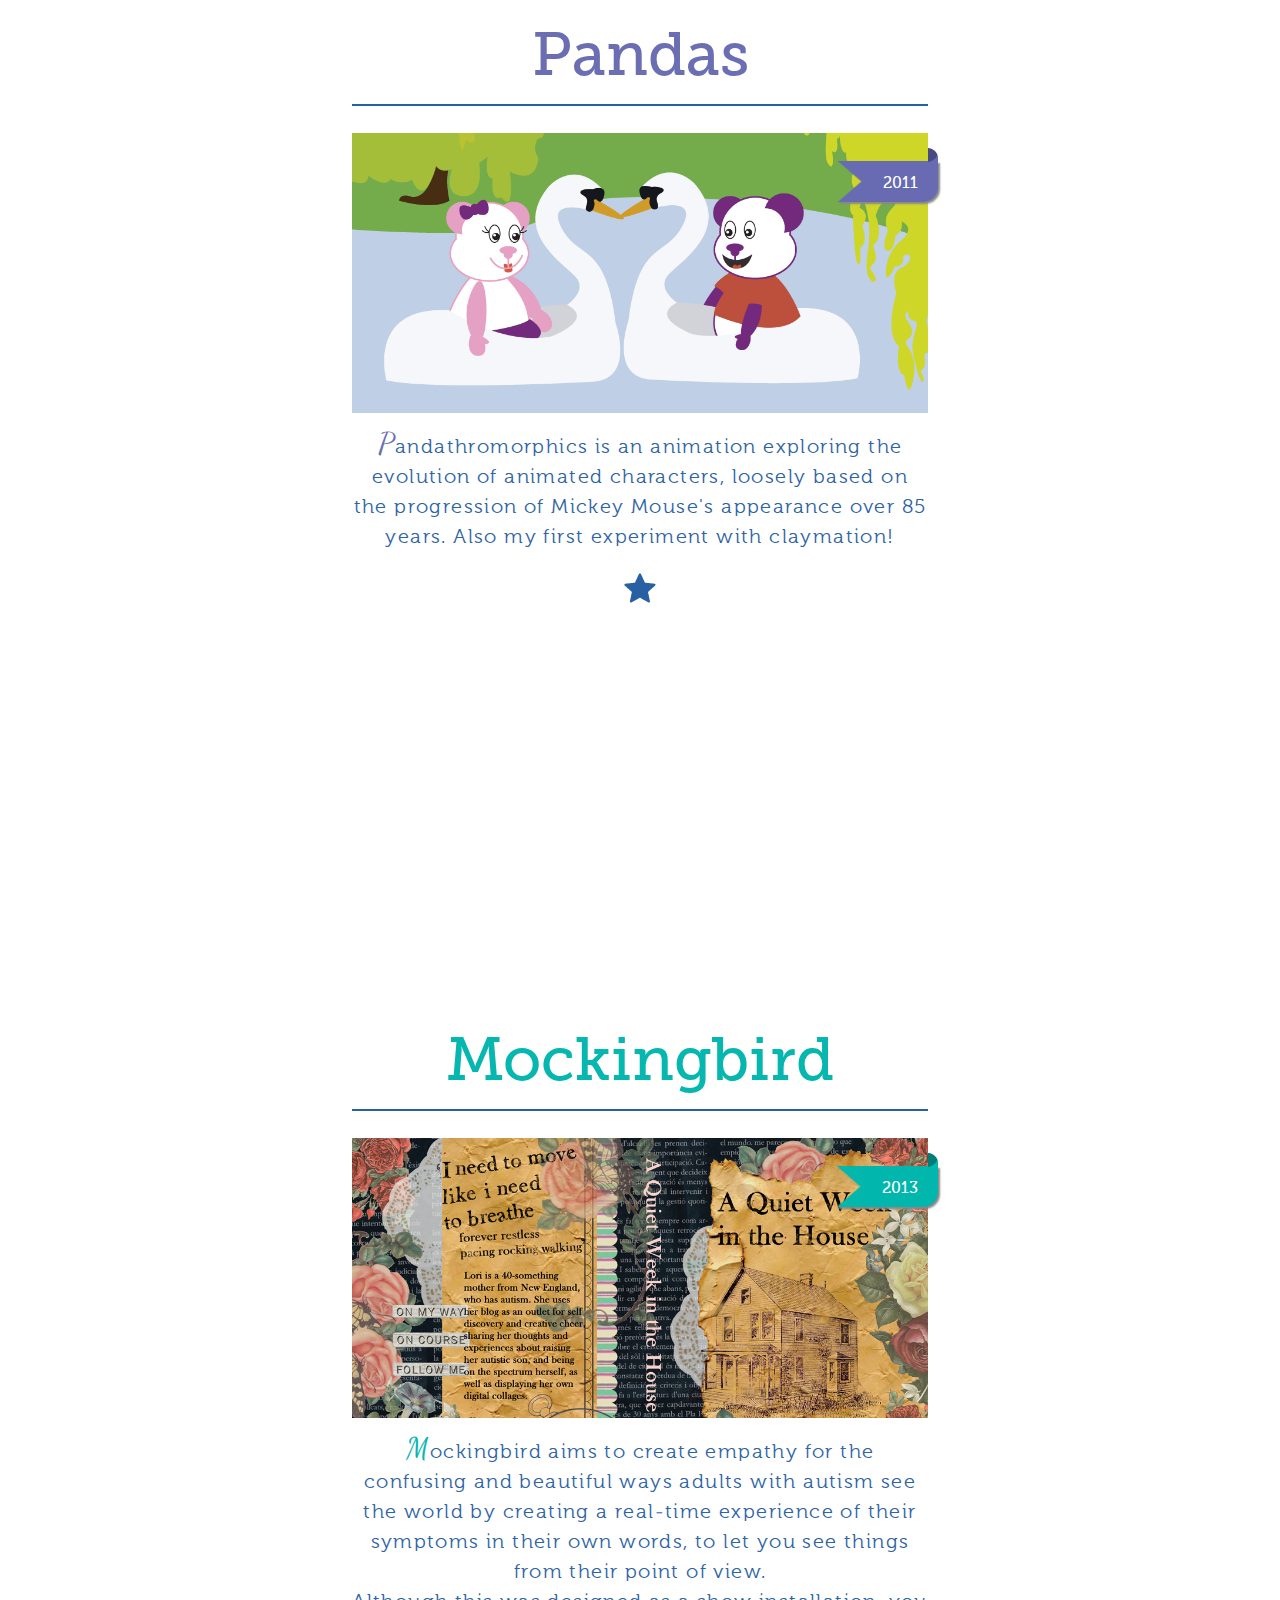
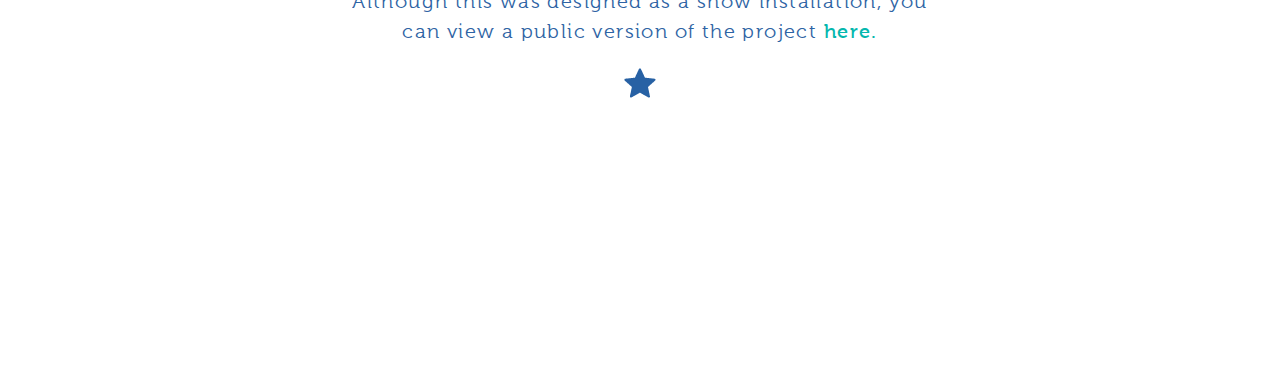
<file: shengdanjie/index.html>
<!DOCTYPE html>
<html>

	<head>
		<meta charset="utf-8" />
		<title>Lizzie Seymour</title>
		<link rel="stylesheet" type="text/css" href="css/reset.css" />
		<link rel="stylesheet" type="text/css" href="css/lizz.css" />
		<link rel="stylesheet" type="text/css" href="css/hover.css" />
		<link rel="stylesheet" type="text/css" href="css/fontKit.css" />
		<link href="imgs/icon.png" type="image/png" rel="icon" />
		<!--[if lt IE 9]-->
		<script src="js/html5shiv.js" type="text/javascript" charset="utf-8"></script>
		<!--[endif]-->
	</head>

	<body>
		<header>
			<p>
				<a href="#about" id="htop">top</a>
			</p>
			<p><span class="dancing">Wishing you a very happy christmas!</span>Lizzie Seymour</p>
			<a href="javascript:;"><img src="imgs/mail.png" alt="email me" /></a>
		</header>
		<nav>
			<ul id="nav">
				<li class="about current">
					<a href="#about">About Me</a>
				</li>
				<li class="character">
					<a href="#lizzies">Character</a>
				</li>
				<li class="illustration">
					<a href="#reflections">Illustration</a>
				</li>
				<li class="animation">
					<a href="#panda">Animation</a>
				</li>
				<li class="installation">
					<a href="#mockingbird">Installation</a>
				</li>
			</ul>
		</nav>
		<img id="tree" class="desktop" src="imgs/santa.png" />

		<article id="about" class="nav">
			<p class="left">Hi I'm</p>
			<p class="mid">Lizzie</p>
			<p class="right">Seymour.</p>
			<img class="line" src="imgs/line.png" />
			<p class="dancing">&amp;</p>
			<p class="upper">
				I make<img id="pretty" src="imgs/festive.png" />things.
			</p>

			<p class="intro">
				I spend most of my time drawing; I love
				<a class="orange" href="#croydeB">character</a>
				design,
				<a class="pink" href="#reflections">illustration</a>,
				<a class="green" href="#mockingbird">installation</a>
				, a bit of
				<a class="red" href="javascript:;" target="blank">coding</a>
				, and stuff that
				<a class="purple moveJoke" href="#game">moves.</a>
			</p>

			<img class="line" src="imgs/line.png" />
			<img class="star" src="imgs/icon.png" />
		</article>

		<article id="lizzies" class="project character nav">
			<h1>Little Lizzie</h1>
			<h2>2011-2015</h2>

			<img class="line" src="imgs/line.png" alt="----------" />

			<a class="galleryLizzies" href="#" title="Christmas - Illustrator - 2013">
				<img class="projectImg" src="imgs/project_lizzie2.png" alt="Little Lizzie" />
				<span class="zoom">
					<img src="imgs/zoom.png" alt="Click for more pictures of this project."/>
				</span>
			</a>

			<p class="project">
				Little Lizzie is a character I created for my personal branding, and I have collected my illustrations of her over the past 3 years for websites, social networks and other projects, she seems to creep in everywhere!
			</p>

			<img class="star" src="imgs/icon.png" alt="*" />
		</article>
		<article id="croydeB" class="project character nav">
			<h1>Croyde B</h1>
			<h2>2011</h2>

			<img class="line" src="imgs/line.png" alt="----------" />

			<a class="galleryCroyde" href="imgs/croyde/header.png" title="Header Design - Illustrator - 2011">
				<img class="projectImg" src="imgs/project_Croyde.png" alt="Croyde B" />
				<span class="zoom">
					<img src="imgs/zoom.png" alt="Click for more pictures of this project."/>
				</span>
			</a>

			<p class="project">
				Croyde B was a freelance project designing characters and promotional material for a range of children's bags and accessories, which have built in LEDs supporting night time safety. Buy yours
				<a class="orange" href="javascript:;" target="_blank">here.</a>
			</p>

			<img class="star" src="imgs/icon.png" alt="*" />
		</article>

		<article id="reflections" class="project illustration nav">
			<h1>Reflections</h1>
			<h2>2009-2011</h2>

			<img class="line" src="imgs/line.png" alt="----------" />

			<a class="galleryFish" href="" title="Koi Colours - Illustrator - 2011">
				<img class="projectImg" src="imgs/project_fish.png" alt="Reflections" />
				<span class="zoom">
					<img src="imgs/zoom.png" alt="Click for more pictures of this project."/>
				</span>
			</a>

			<p class="project">
				A series of sketches, illustrations animations and a motion-controlled interactive piece on the topic of fish. With thanks to
				<a class="pink" href="javascript:;" target="_blank">The Aquatic Habitat</a>
				for letting me pester their stock!
			</p>

			<img class="star" src="imgs/icon.png" alt="*" />
		</article>

		<article id="beaches" class="project illustration nav">
			<h1>Beaches</h1>
			<h2>2008-2012</h2>

			<img class="line" src="imgs/line.png" alt="----------" />

			<a class="galleryBeaches" href="imgs/beaches/AM_Lyme.jpg" title="Ghost to Golden Cap - Mixed Media - 2009">
				<img class="projectImg" src="imgs/project_beaches.png" alt="Beaches" />
				<span class="zoom">
					<img src="imgs/zoom.png" alt="Click for more pictures of this project."/>
				</span>
			</a>

			<p class="project">
				Beaches includes both my A-Level Fine Art project, and a collection of sketches, paintings, collages and photographs I have studied on the beaches of Devon.
			</p>

			<img class="star" src="imgs/icon.png" alt="*" />
		</article>
		<article id="panda" class="project animation nav">
			<h1>Pandas</h1>
			<h2>2011</h2>

			<img class="line" src="imgs/line.png" alt="----------" />

			<a class="galleryPanda youtube" href="javascript:;" title="Pandathropomorphics - After Effects - 2011">
				<img class="projectImg" src="imgs/project_panda.png" alt="Pandathropomorphics" />
				<span class="zoom">
					<img src="imgs/zoom.png" alt="Click for more pictures of this project."/>
				</span>
			</a>

			<p class="project">
				Pandathromorphics is an animation exploring the evolution of animated characters, loosely based on the progression of Mickey Mouse's appearance over 85 years. Also my first experiment with claymation!
			</p>

			<img class="star" src="imgs/icon.png" alt="*" />
		</article>

		<article id="mockingbird" class="project installation nav">
			<h1>Mockingbird</h1>
			<h2>2013</h2>

			<img class="line" src="imgs/line.png" alt="----------" />

			<a class="vimeo galleryMockingbird" title="Mockingbird - Premiere Pro - 2013" href="http://player.vimeo.com/video/67746857">
				<img class="projectImg" src="imgs/project_mockingbird.png" alt="Mockingbird" />
				<span class="zoom">
					<img src="imgs/zoom.png" alt="Click for more pictures of this project."/>
				</span>
			</a>

			<p class="project">
				Mockingbird aims to create empathy for the confusing and beautiful ways adults with autism see the world by creating a real-time experience of their symptoms in their own words, to let you see things from their point of view.
				<br/> Although this was designed as a show installation, you can view a public version of the project
				<a class="green" href="javascript:;">here.</a>
			</p>
			<img class="star" src="imgs/icon.png" alt="*" />
		</article>
		<footer>
			<ul>
				<li>
					<img id="lizzie-bo-peep" src="imgs/lizzie.png"/>
				</li>
				<li>
					<a href="javascript:;">
						<img id="twitter" src="imgs/twitter_new.png"/>
					</a>
				</li>
				<li>
					<a href="javascript:;">
						<img id="linkedin" src="imgs/linkedin.png"/>
					</a>
				</li>
				<li>
					<a href="javascript:;">
						<img id="pinterest" src="imgs/pinterest.png"/>
					</a>
				</li>
				<li>
					<a href="javascript:;">
						<img id="vimeo" src="imgs/vimeo.png"/>
					</a>
				</li>
			</ul>
			<p id="copyright">Copyright &copy; 2015 Elizabeth Seymour. All rights reserved.</p>
		</footer>
		<script src="js/jquery.min.js" type="text/javascript" charset="utf-8"></script>
		<script src="js/jquery.nav.js" type="text/javascript" charset="utf-8"></script>
		<script src="js/jquery.scrollTo.js" type="text/javascript" charset="utf-8"></script>
		<script type="text/javascript">
			$(document).ready(function() {
				$("#nav").onePageNav({
					scrollSpeed: 1000,
					changeHash: true
				});

				$("#htop").click(function() {
					var speed = 1000; //滑动的速度
					$('body').animate({
						scrollTop: 0
					}, speed);
				});
			})
		</script>
	</body>

</html>
</file>
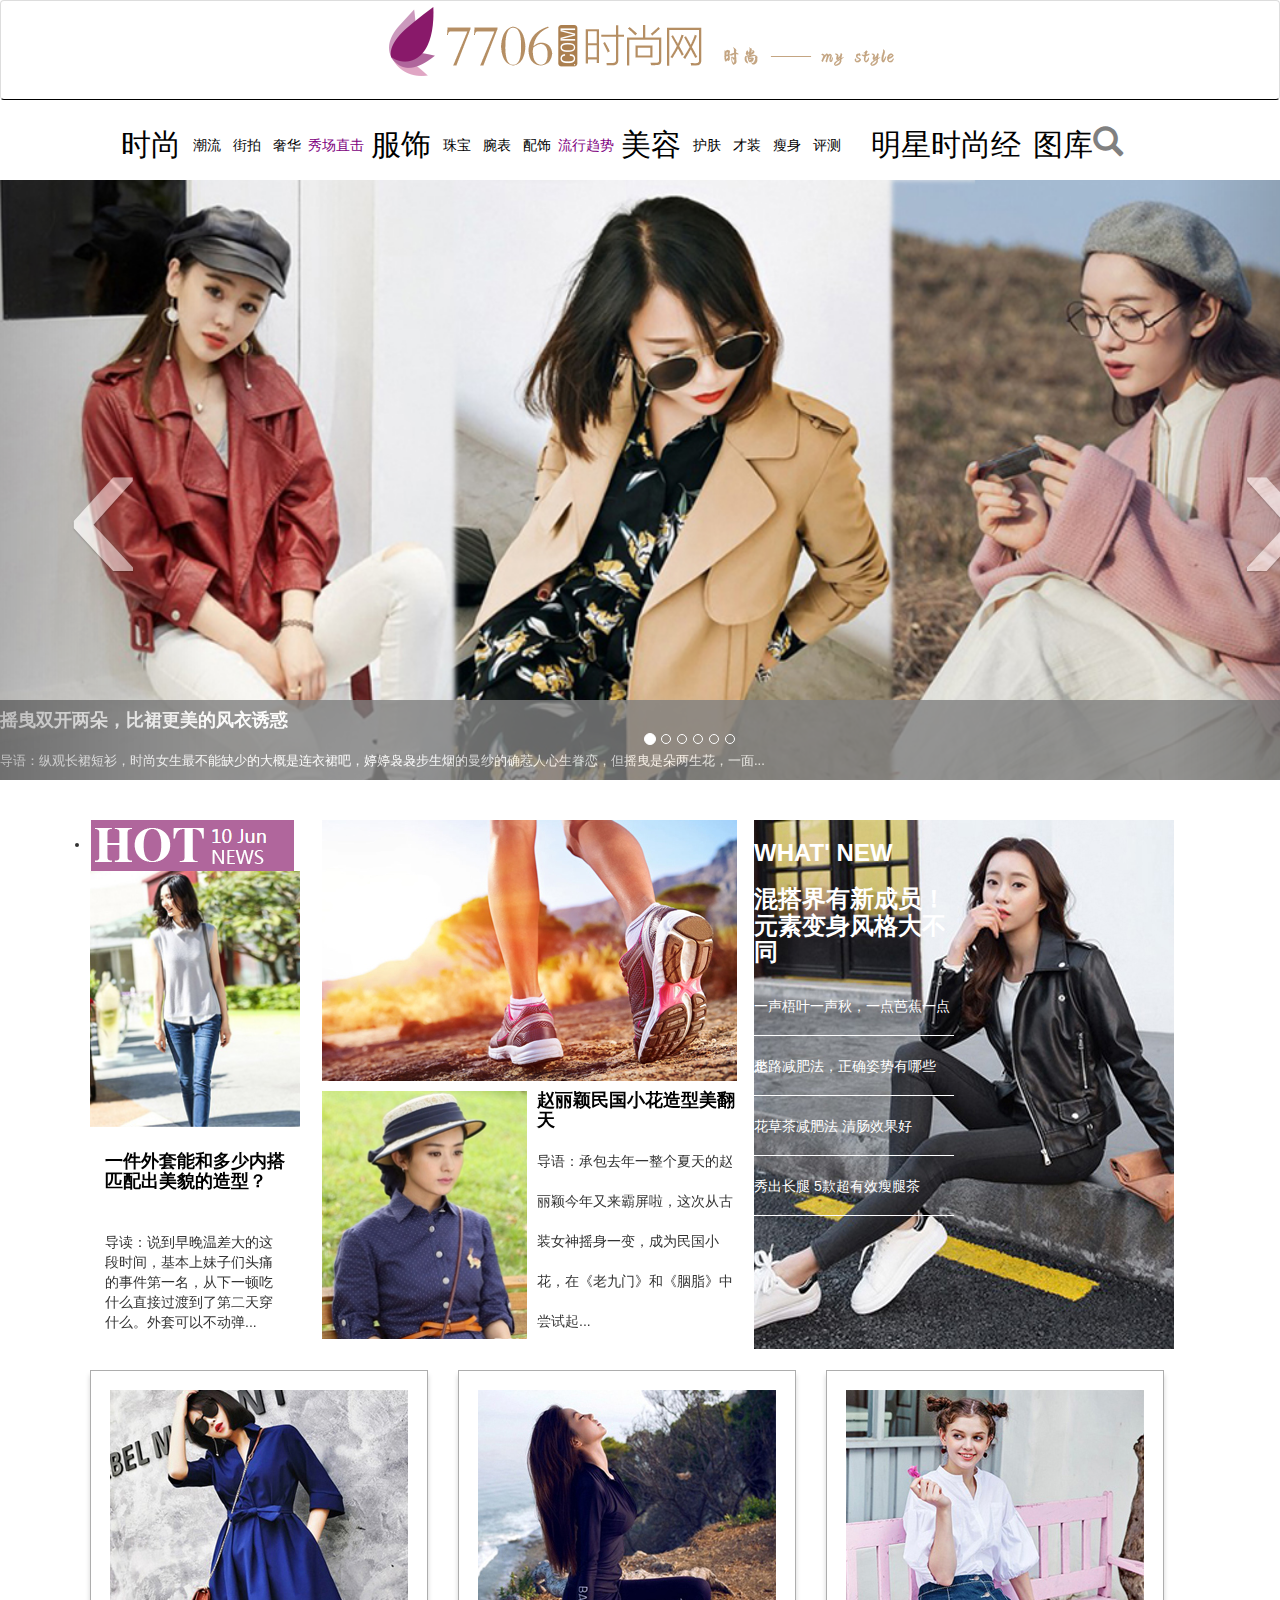
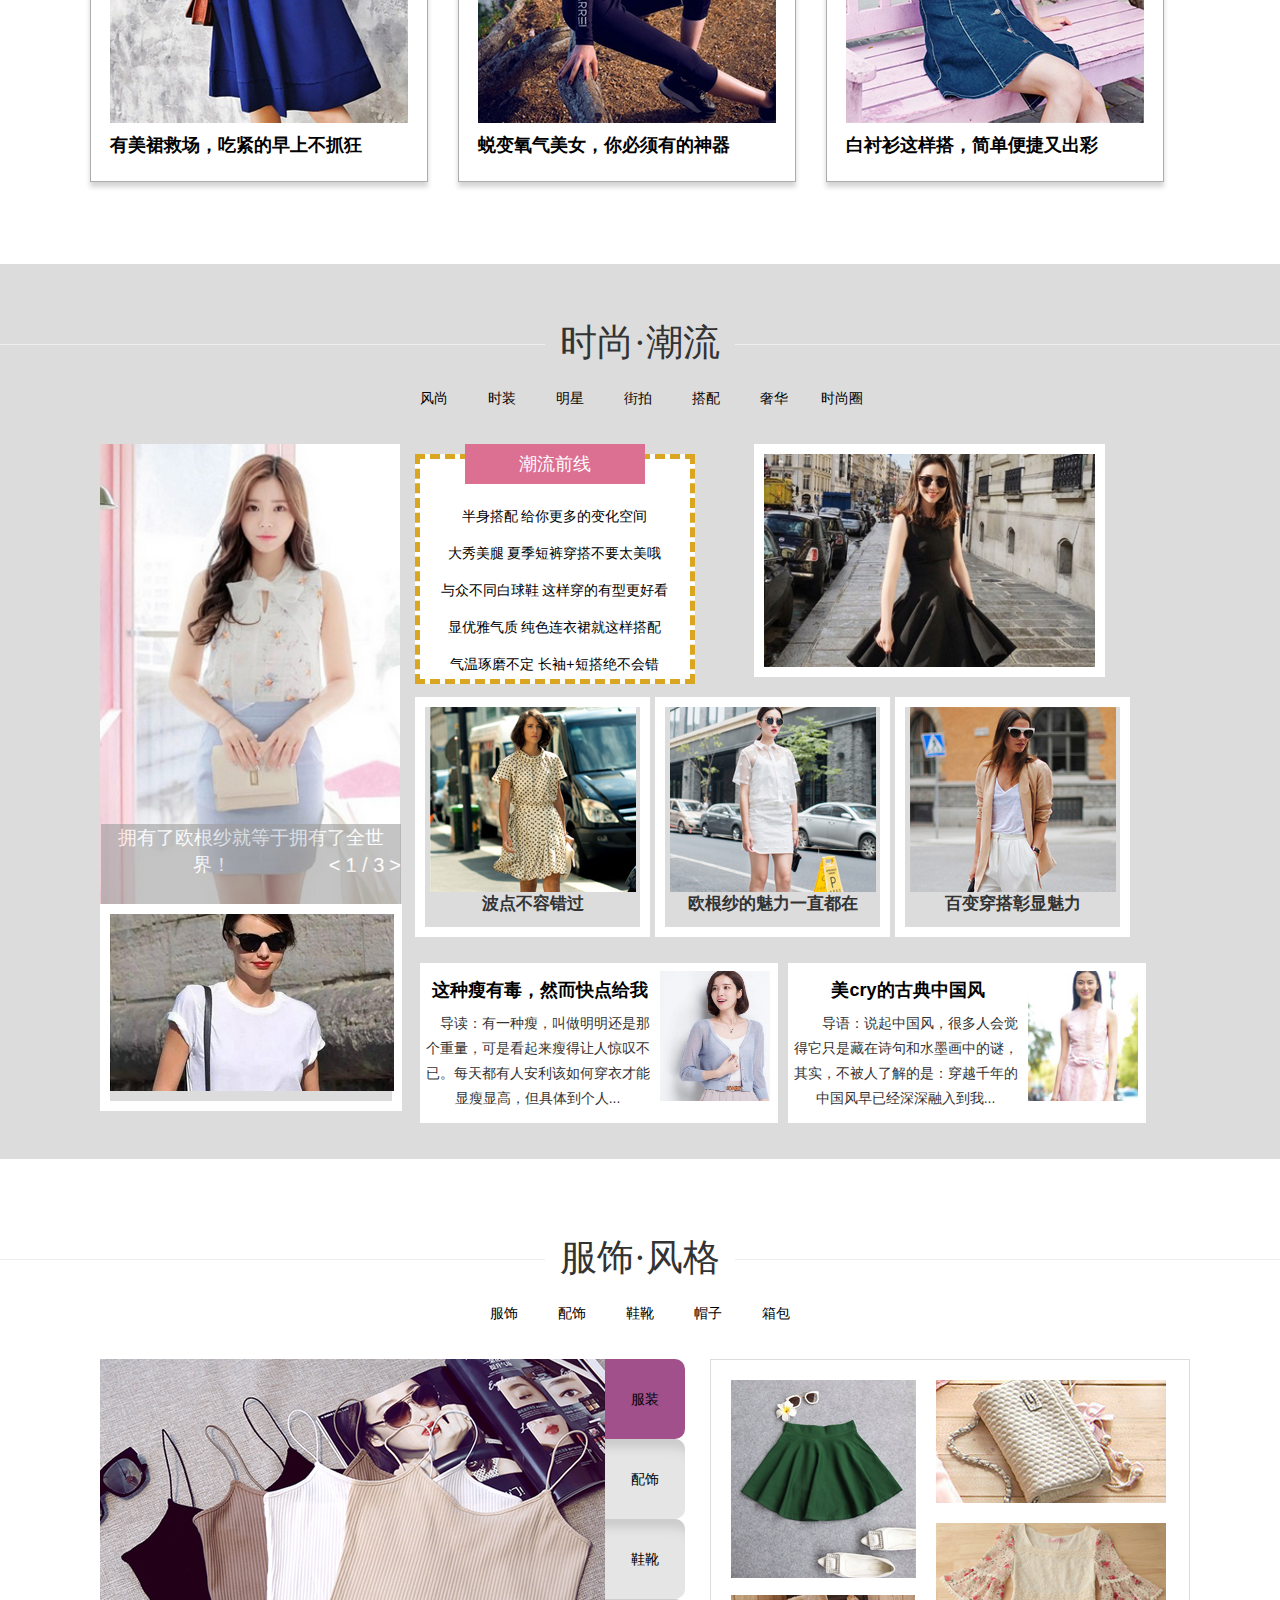
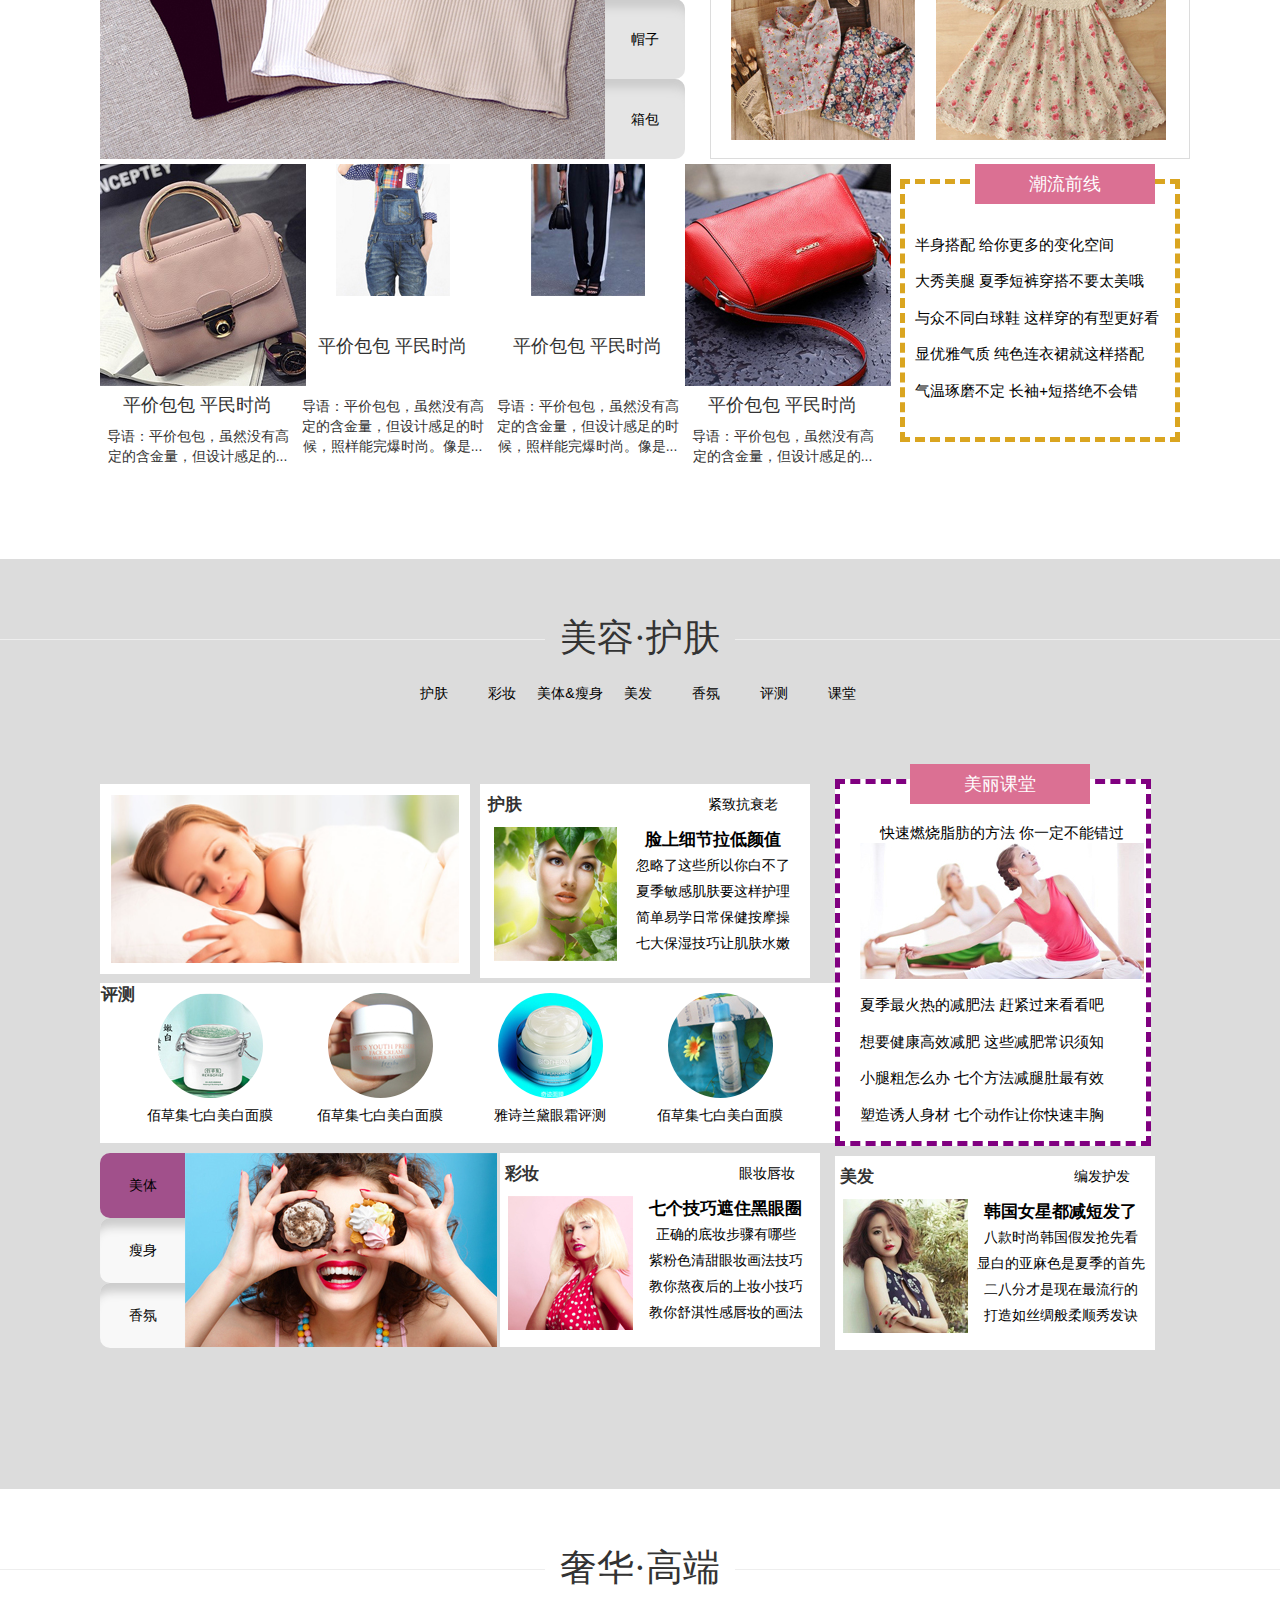
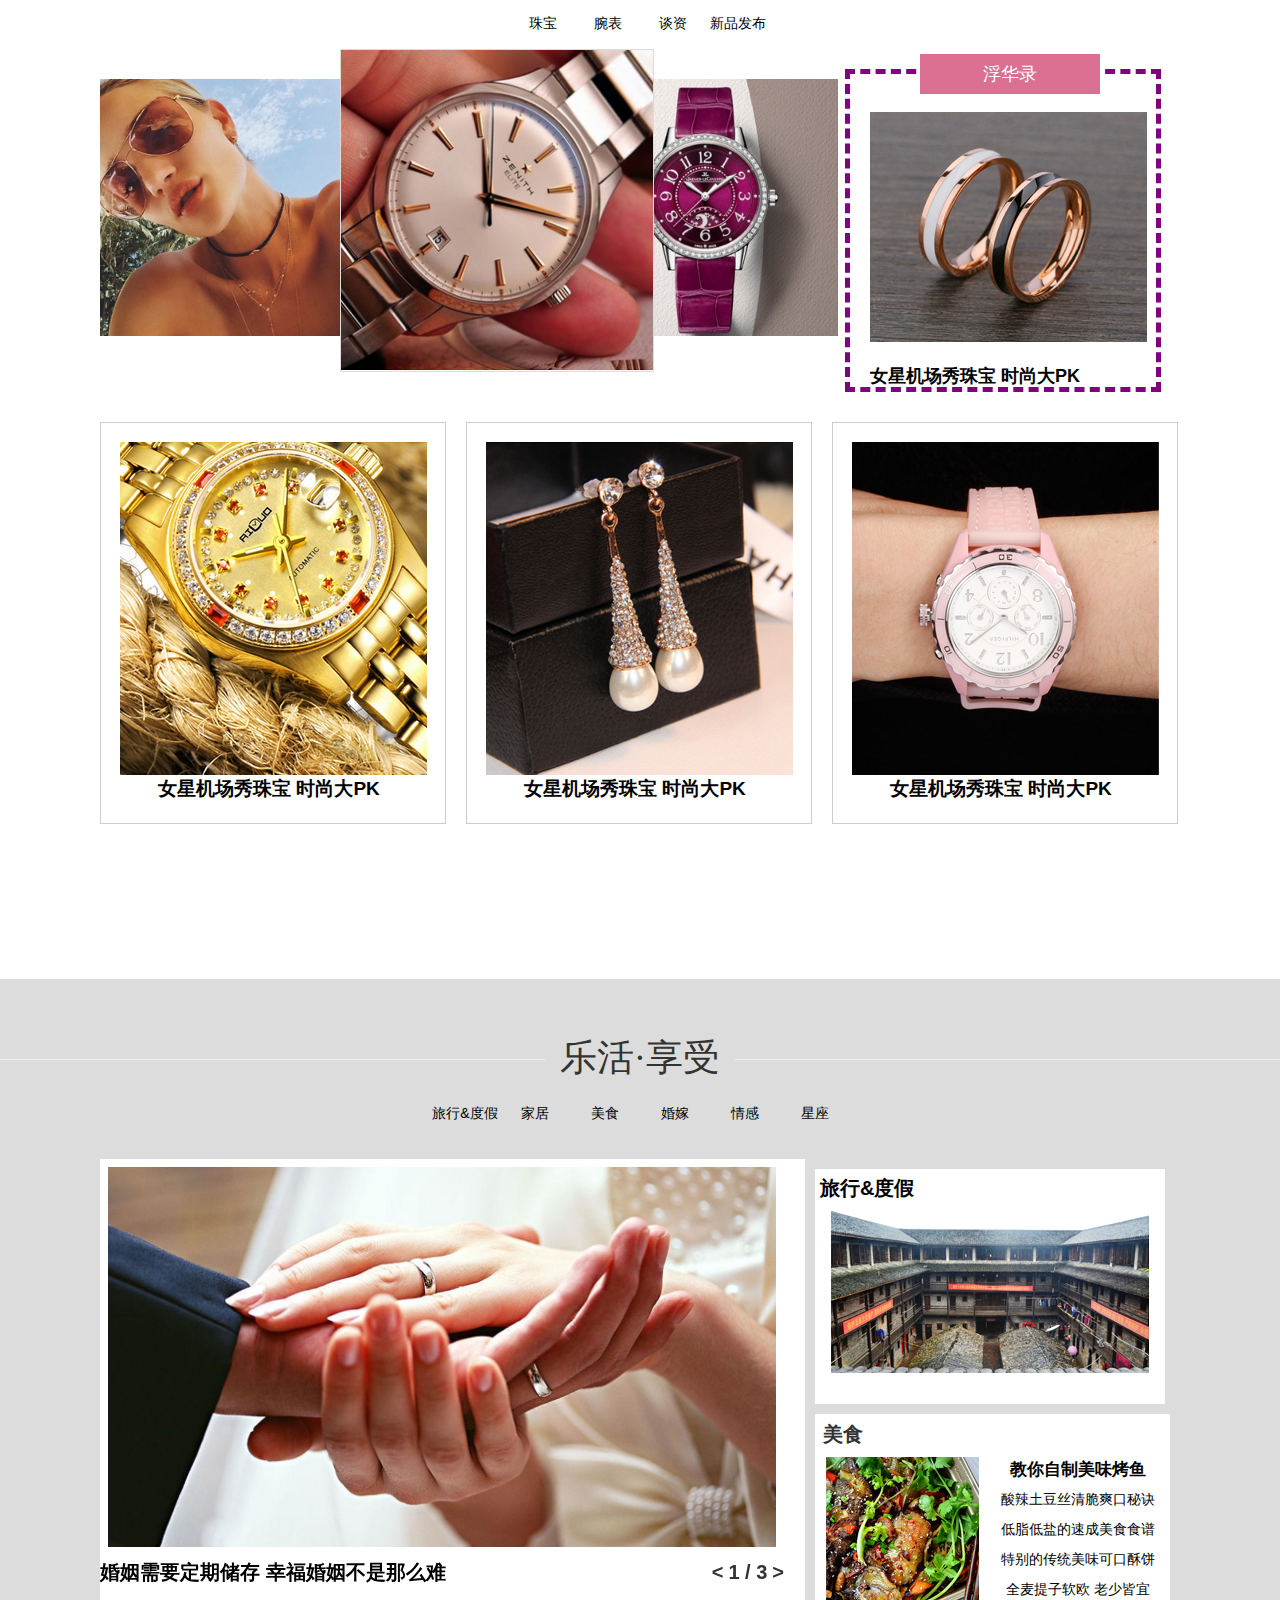
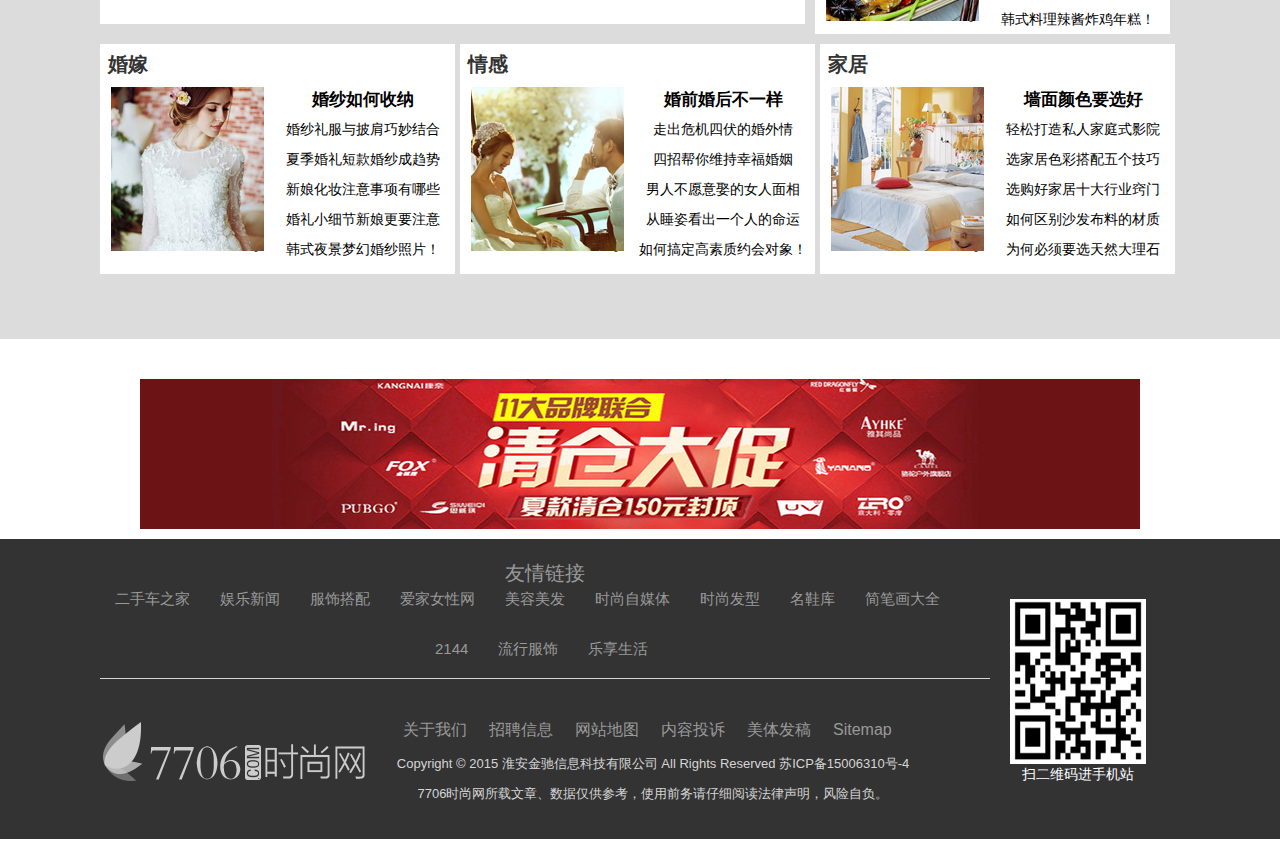
<file: shishang/index.html>
<!DOCTYPE html>
<html>

	<head>
		<meta charset="utf-8" />
		<title></title>
		<script src="js/jquery-2.0.0.min.js" type="text/javascript" charset="utf-8"></script>
		<script src="js/all.js" type="text/javascript" charset="utf-8"></script>
		<script src="js/banner.js" type="text/javascript" charset="utf-8"></script>
		<script src="js/bootstrap.js" type="text/javascript" charset="utf-8"></script>
		
		<link rel="stylesheet" type="text/css" href="css/bootstrap.css"/>
		<link rel="stylesheet" type="text/css" href="css/title.css"/>
		<link rel="stylesheet" type="text/css" href="css/all.css"/>
	</head>

	<body>
		<div class=" header dd" id="top">
			<div class="thumbnail logoi"><img src="img/logo_i.png" /></div>
		</div>
		<div class="container">
			<div class="row">
				<div class="nav">
					<ul>
						<li><strong><a href="#">时尚</a></strong></li>
						<li>
							<a href="#">潮流</a>
						</li>
						<li>
							<a href="#">街拍</a>
						</li>
						<li>
							<a href="#">奢华</a>
						</li>
						<p>
							<a href="#">秀场直击</a>
						</p>
					</ul>
					<ul>
						<li><strong><a href="#">服饰</a></strong></li>
						<li>
							<a href="#">珠宝</a>
						</li>
						<li>
							<a href="#">腕表</a>
						</li>
						<li>
							<a href="#">配饰</a>
						</li>
						<p>
							<a href="#">流行趋势</a>
						</p>
					</ul>
					<ul>
						<li><strong><a href="#">美容</a></strong></li>
						<li>
							<a href="#">护肤</a>
						</li>
						<li>
							<a href="#">才装</a>
						</li>
						<li>
							<a href="#">瘦身</a>
						</li>
						<li>
							<a href="#">评测</a>
						</li>
					</ul>
					<ul class="ss">
						<li><strong><a href="#">明星时尚经</a></strong></li>
						<li><strong><a href="#">图库<span class="sousuo glyphicon glyphicon-search"></span></a></strong></li> <input type="text" name="" placeholder="请输入您感兴趣的内容" id="" value="" /> </ul>
				</div>
			</div>
		</div>
		<div id="myCarousel" class="head-ban carousel slide">
			<ol class="carousel-indicators dianol">
				<li data-target="#myCarousel" data-slide-to="0" class="active dian"></li>
				<li data-target="#myCarousel" data-slide-to="1" class="dian"></li>
				<li data-target="#myCarousel" data-slide-to="2" class="dian"></li>
				<li data-target="#myCarousel" data-slide-to="3" class="dian"></li>
				<li data-target="#myCarousel" data-slide-to="4" class="dian"></li>
				<li data-target="#myCarousel" data-slide-to="5" class="dian"></li>
			</ol>
			<div class="carousel-inner">
				<div class="item active box"> <img src="img/bander1.jpg" alt="First slide">
					<p class="bander-txt">
						<a href="#">摇曳双开两朵，比裙更美的风衣诱惑</a> <span>    导语：纵观长裙短衫，时尚女生最不能缺少的大概是连衣裙吧，婷婷袅袅步生烟的曼纱的确惹人心生眷恋，但摇曳是朵两生花，一面...</span> </p>
				</div>
				<div class="item box"> <img src="img/bander2.jpg" alt="Second slide">
					<p class="bander-txt">
						<a href="#">专属小腰精的连衣裙，你想要吗？</a> <span>    导读：对女人来说，体重上变瘦或许很难，视觉上变瘦却很容易，最简单粗暴的一种方式，收腰。不用费心减肥，不用努力运动，不...</span> </p>
				</div>
				<div class="item box"> <img src="img/bander3.jpg" alt="Third slide">
					<p class="bander-txt">
						<a href="#">没有什么是一件马甲解决不了的问题</a> <span>    导读：通常呢，到了换季的时候，女人都会变得很慌张。倒不是适应不了，而是一颗想要剁手的心在蠢蠢欲动，牵引着骨子里按耐不...</span> </p>
				</div>
				<div class="item box"> <img src="img/bander4.jpg" alt="Third slide">
					<p class="bander-txt">
						<a href="#">养眼抢眼100分，时髦之外先问问内涵</a> <span>    导读：玩儿流行赶时髦怎么看都算得上是个技术活儿，毕竟光有外型不懂内蕴的描摹是另一种形式的东施效颦，所以，爱它就请先懂...</span> </p>
				</div>
				<div class="item box"> <img src="img/bander5.jpg" alt="Third slide">
					<p class="bander-txt">
						<a href="#">有细节有亮点，美成风景有何难？</a> <span>　  导读：身为女人，谁不想美丽出众瘦成一道闪电美成一道风景?从明白窈窕有多好开始，除了懂得什么样的女人值得羡慕，也应该努...</span> </p>
				</div>
				<div class="item box"> <img src="img/bander6.jpg" alt="Third slide">
					<p class="bander-txt">
						<a href="#">有细节有亮点，美成风景有何难？</a> <span>　  导读：身为女人，谁不想美丽出众瘦成一道闪电美成一道风景?从明白窈窕有多好开始，除了懂得什么样的女人值得羡慕，也应该努...</span> </p>
				</div>
			</div>
			<a class="carousel-control left left-l" href="#myCarousel" data-slide="prev">‹</a>
			<a class="carousel-control right right-r" href="#myCarousel" data-slide="next">›</a>
		</div>
		<div class="hot" id="hot">
			<div class="hot-left float">
				<div>
					<li><img src="img/hot-left.png" /></li>
				</div>
				<div id="hotCarousel" class="carousel slide">
					<div class="carousel-inner">
						<div class="item active box">
							<div><img src="img/head-left1.jpg" /></div>
							<div class="navbar-text">
								<h4><a>一件外套能和多少内搭匹配出美貌的造型？</a></h4></div>
							<div class="navbar-text"> 导读：说到早晚温差大的这段时间，基本上妹子们头痛的事件第一名，从下一顿吃什么直接过渡到了第二天穿什么。外套可以不动弹...</div>
						</div>
						<div class="item box">
							<div><img src="img/head-left2.jpg" /></div>
							<div class="navbar-text">
								<h4><a>毛衣应该这么穿，要颜值还要好搭又保暖！</a></h4></div>
							<div class="navbar-text"> 导读：什么才是毛衣的正确打开方式?追逐风度是一波，实用保暖视为上上之策的是一波，穿着舒适随意的是一波，万年基本款好搭...</div>
						</div>
						<div class="item box">
							<div><img src="img/head-left3.jpg" /></div>
							<div class="navbar-text">
								<h4><a>别闹，深色系也能陪你好好过春天</a></h4></div>
							<div class="navbar-text"> 　导语：花红柳绿，姹紫嫣红，我们期待春天大多是被这样的色彩诱惑。如果以色彩来论四季，春夏一定是清爽明亮的，而秋冬则会是...</div>
						</div>
					</div>
				</div>
			</div>
			<div class="hot-md  float">
				<div id="hot2Carousel" class="carousel slide">
					<div class="carousel-inner">
						<ul class="item active box">
							<li> <img src="img/head-left8.jpg" /> </li>
							<li><img src="img/head-left9.jpg" /></li>
							<li>
								<h4><a>赵丽颖民国小花造型美翻天</a></h4><span>导语：承包去年一整个夏天的赵丽颖今年又来霸屏啦，这次从古装女神摇身一变，成为民国小花，在《老九门》和《胭脂》中尝试起...</span></li>
						</ul>
						<ul class="item box">
							<li> <img src="img/head-left4.jpg" /> </li>
							<li><img style="height: 261px;" src="img/head-left5.jpg" /></li>
							<li>
								<h4><a>早春套装来了，心动不如行动哦！</a></h4><span>导读：按照往常的套路，这个时候，市面上就该涌现出一批适合早春习性的套装来了，事实也的确如此。虽然没有明目张胆的露面，...</span></li>
						</ul>
						<ul class="item box">
							<li> <img src="img/head-left6.jpg" /> </li>
							<li><img src="img/head-left7.jpg" /></li>
							<li>
								<h4><a>熬夜不害怕 祛除黑眼圈有妙招</a></h4><span>　导语：很多人都习惯了熬夜，就算没有事情，都会端着手机看到很晚，导致第二天眼睛浮肿有黑眼圈严重，那怎么去除熬夜形成的黑...</span></li>
						</ul>
					</div>
				</div>
			</div>
			<div class="hot-right  float">
				<h3>	WHAT' NEW</h3>
				<h3>混搭界有新成员！元素变身风格大不同</h3>
				<ol>
					<li>一声梧叶一声秋，一点芭蕉一点愁</li>
					<li>走路减肥法，正确姿势有哪些</li>
					<li>花草茶减肥法 清肠效果好</li>
					<li>秀出长腿 5款超有效瘦腿茶</li>
				</ol>
			</div>
			<ul class="hot-bottom">
				<li class="dic"> <img src="img/head-bottom1.jpg" />
					<p>
						<a href="#">有美裙救场，吃紧的早上不抓狂</a>
					</p>
				</li>
				<li class="dic"> <img src="img/head-bottom2.jpg" />
					<p>
						<a href="#">蜕变氧气美女，你必须有的神器</a>
					</p>
				</li>
				<li class="dic"> <img src="img/head-bottom3.jpg" />
					<p>
						<a href="#">白衬衫这样搭，简单便捷又出彩</a>
					</p>
				</li>
			</ul>
		</div>
		<div class="sscl" id="sscl">
			<div class="sscl-title">
				<hr />
				<p>时尚·潮流</p>
				<ul class="sscl-list">
					<li>
						<a>风尚</a>
					</li>
					<li>
						<a>时装</a>
					</li>
					<li>
						<a>明星</a>
					</li>
					<li>
						<a>街拍</a>
					</li>
					<li>
						<a>搭配</a>
					</li>
					<li>
						<a>奢华</a>
					</li>
					<li>
						<a>时尚圈</a>
					</li>
				</ul>
			</div>
			<div class="sscl-content">
				<div class="chao-left">
					<div id="ssCarousel" class="carousel slide">
						<div class="carousel-inner">
							<div class="item active box"> <img class="left-pic" src="img/sscl-1.jpg" />
								<p class="ss-p">拥有了欧根纱就等于拥有了全世界！ <span class="left-l"> &gt;</span> <span>  1 / 3</span> <span class="right-r"> &lt;</span> </p>
							</div>
							<div class="item box"> <img class="left-pic" src="img/sscl-lef2.jpg" />
								<p class="ss-p">大胸妹纸骗人？ 这不是妄想好嘛~~ <span class="left-l"> &gt;</span> <span>  2 / 3</span> <span class="right-r"> &lt;</span></p>
							</div>
							<div class="item box"> <img class="left-pic" src="img/sscl-lef3.jpg" />
								<p class="ss-p"> 个头能不能显高? 你自己说了算！~ <span class="left-l"> &gt;</span> <span>  3 / 3</span> <span class="right-r"> &lt;</span></p>
							</div>
						</div>
					</div>
					<div class="chao-bottom-left"> <img src="img/sscl-4.jpg" /> </div>
				</div>
				<div class="chao-right">
					<div class="right-1">
						<p class="cltop">潮流前线</p>
						<ul class="clqx">
							<li>
								<a href="#">半身搭配 给你更多的变化空间</a>
							</li>
							<li>
								<a href="#">大秀美腿 夏季短裤穿搭不要太美哦</a>
							</li>
							<li>
								<a href="#">与众不同白球鞋 这样穿的有型更好看</a>
							</li>
							<li>
								<a href="#">显优雅气质 纯色连衣裙就这样搭配</a>
							</li>
							<li>
								<a href="#">气温琢磨不定 长袖+短搭绝不会错</a>
							</li>
						</ul>
					</div>
					<div class="right-2"><img class="xhq" src="img/sscl-ringht1.jpg" /></div>
				</div>
				<div class="chao-md">
					<p> <img src="img/sscl-ringht-1.jpg" /> <span>波点不容错过</span> </p>
					<p> <img src="img/sscl-ringht-2.jpg" /> <span>欧根纱的魅力一直都在</span> </p>
					<p> <img src="img/sscl-ringht-3.jpg" /> <span>百变穿搭彰显魅力</span> </p>
				</div>
				<div class="chao-bottom">
					<ul class="sscl-bottom1">
						<li>
							<h4><a>这种瘦有毒，然而快点给我</a></h4><span>　导读：有一种瘦，叫做明明还是那个重量，可是看起来瘦得让人惊叹不已。每天都有人安利该如何穿衣才能显瘦显高，但具体到个人...</span></li>
						<li><img src="img/sscl-ringht-4.jpg" /></li>
					</ul>
					<ul class="sscl-bottom2">
						<li>
							<h4><a>美cry的古典中国风</a></h4><span>　　导语：说起中国风，很多人会觉得它只是藏在诗句和水墨画中的谜，其实，不被人了解的是：穿越千年的中国风早已经深深融入到我...</span></li>
						<li><img src="img/sscl-ringht-5.jpg" /></li>
					</ul>
				</div>
			</div>
		</div>
		<div class="yifu" id="yifu">
			<div class="sscl-title">
				<hr />
				<p>服饰·风格</p>
				<ul class="sscl-list">
					<li>
						<a href="#">服饰</a>
					</li>
					<li>
						<a href="#">配饰</a>
					</li>
					<li>
						<a href="#">鞋靴</a>
					</li>
					<li>
						<a href="#">帽子</a>
					</li>
					<li>
						<a href="#">箱包</a>
					</li>
				</ul>
			</div>
			<div class="yifu-content">
				<div class="content-top">
					<div class="yf-tap">
						<ul class="tap-list">
							<li class="show"><img src="img/style-left1.jpg" /></li>
							<li><img src="img/style-left2.jpg" /></li>
							<li><img src="img/style-left3.jpg" /></li>
							<li><img src="img/style-left4.jpg" /></li>
							<li><img src="img/style-left5.jpg" /></li>
						</ul>
						<ol class="tap-tap">
							<li style="background-color: #a1508b;box-shadow: inset 0 0px 0px 0px #a1508b;">
								<a href="#">服装</a>
							</li>
							<li>
								<a href="#">配饰</a>
							</li>
							<li>
								<a href="#">鞋靴</a>
							</li>
							<li>
								<a href="#">帽子</a>
							</li>
							<li>
								<a href="#">箱包</a>
							</li>
						</ol>
					</div>
					<div class="yf-right">
						<ul class="yf-right-list">
							<li>
								<a href="#"><img src="img/style-right1.jpg" /></a>
							</li>
							<li>
								<a href="#"><img src="img/style-right2.jpg" /></a>
							</li>
							<li>
								<a href="#"><img src="img/style-right4.jpg" /></a>
							</li>
							<li>
								<a href="#"><img src="img/style-right3.jpg" /></a>
							</li>
						</ul>
					</div>
				</div>
				<div class="yf-bottom">
					<div class="yf-bottom-1-1"> <img src="img/style-b1.jpg" />
						<h4>平价包包 平民时尚</h4>
						<p>导语：平价包包，虽然没有高定的含金量，但设计感足的...</p>
					</div>
					<div class="yf-bottom-1-1"> <img src="img/style-b2.jpg" />
						<h4>平价包包 平民时尚</h4>
						<p>导语：平价包包，虽然没有高定的含金量，但设计感足的时候，照样能完爆时尚。像是...</p>
					</div>
					<div class="yf-bottom-1-1"> <img src="img/style-b3.jpg" />
						<h4>平价包包 平民时尚</h4>
						<p>导语：平价包包，虽然没有高定的含金量，但设计感足的时候，照样能完爆时尚。像是...</p>
					</div>
					<div class="yf-bottom-1-1"> <img src="img/style-b4.jpg" />
						<h4>平价包包 平民时尚</h4>
						<p>导语：平价包包，虽然没有高定的含金量，但设计感足的...</p>
					</div>
					<div class="yfcl-1">
						<p class="yfcl">潮流前线</p>
						<ul class="yf-bottom-list">
							<li>
								<a href="#">半身搭配 给你更多的变化空间</a>
							</li>
							<li>
								<a href="#">大秀美腿 夏季短裤穿搭不要太美哦</a>
							</li>
							<li>
								<a href="#">与众不同白球鞋 这样穿的有型更好看</a>
							</li>
							<li>
								<a href="#">显优雅气质 纯色连衣裙就这样搭配</a>
							</li>
							<li>
								<a href="#">气温琢磨不定 长袖+短搭绝不会错</a>
							</li>
						</ul>
					</div>
				</div>
			</div>
		</div>
		<div class="meirong" id="hufu">
			<div class="sscl-title">
				<hr />
				<p>美容·护肤</p>
				<ul class="sscl-list">
					<li>
						<a href="#">护肤</a>
					</li>
					<li>
						<a href="#">彩妆</a>
					</li>
					<li>
						<a href="#">美体&瘦身</a>
					</li>
					<li>
						<a href="#">美发</a>
					</li>
					<li>
						<a href="#">香氛</a>
					</li>
					<li>
						<a href="#">评测</a>
					</li>
					<li>
						<a href="#">课堂</a>
					</li>
				</ul>
			</div>
			<div class="mrhf">
				<div class="mr-head-1">
					<div class="mr-head-1-1"><img src="img/hufu-top1.jpg" /></div>
					<div class="mr-head-1-2">
						<p class="pp"> <span>护肤</span> <span><a>紧致</a><a>抗衰老</a></span> </p> <img src="img/hufu-top2.jpg" />
						<ul class="list">
							<li>
								<a href="#">脸上细节拉低颜值</a>
							</li>
							<li>
								<a href="#">忽略了这些所以你白不了</a>
							</li>
							<li>
								<a href="#">夏季敏感肌肤要这样护理</a>
							</li>
							<li>
								<a href="#">简单易学日常保健按摩操</a>
							</li>
							<li>
								<a href="#">七大保湿技巧让肌肤水嫩</a>
							</li>
						</ul>
					</div>
					<div class="mr-head-1-3">
						<p>评测</p>
						<ul class="pc-list">
							<li> <span><img src="img/hufu-pc1.jpg" /></span>
								<a>佰草集七白美白面膜</a>
							</li>
							<li> <span><img src="img/hufu-pc2.jpg" /></span>
								<a>佰草集七白美白面膜</a>
							</li>
							<li> <span><img src="img/hufu-pc3.jpg" /></span>
								<a>雅诗兰黛眼霜评测</a>
							</li>
							<li> <span><img src="img/hufu-pc4.jpg" /></span>
								<a>佰草集七白美白面膜</a>
							</li>
						</ul>
					</div>
					<div class="hf-tap">
						<ol class="tap-list">
							<li style="background-color: #a1508b;box-shadow: inset 0 0px 0px 0px #a1508b;">
								<a>美体</a>
							</li>
							<li>
								<a>瘦身</a>
							</li>
							<li>
								<a>香氛</a>
							</li>
						</ol>
						<ul class="tap-tap">
							<li class="show">
								<a href="#"><img src="img/hufu-b1.jpg" /></a>
							</li>
							<li>
								<a href="#"><img src="img/hufu-b2.jpg" /></a>
							</li>
							<li>
								<a href="#"><img src="img/hufu-b3.jpg" /></a>
							</li>
						</ul>
					</div>
					<div class="mr-head-1-4">
						<p class="pp"> <span>彩妆</span> <span><a>眼妆</a><a>唇妆</a></span> </p> <img src="img/hufu-b4.jpg" />
						<ul class="list">
							<li>
								<a>七个技巧遮住黑眼圈</a>
							</li>
							<li>
								<a>正确的底妆步骤有哪些</a>
							</li>
							<li>
								<a>紫粉色清甜眼妆画法技巧</a>
							</li>
							<li>
								<a>教你熬夜后的上妆小技巧</a>
							</li>
							<li>
								<a>教你舒淇性感唇妆的画法</a>
							</li>
						</ul>
					</div>
				</div>
				<div class="mr-right">
					<p class="mlkt">美丽课堂</p>
					<ul class="ml-bottom-list">
						<li>
							<a href="#">快速燃烧脂肪的方法 你一定不能错过</a> <span class="show"><img src="img/hufu-right1.jpg"/></span> </li>
						<li>
							<a href="#">夏季最火热的减肥法 赶紧过来看看吧</a> <span><img src="img/hufu-right2.jpg"/></span> </li>
						<li>
							<a href="#">想要健康高效减肥 这些减肥常识须知</a> <span><img src="img/hufu-right3.jpg"/></span> </li>
						<li>
							<a href="#">小腿粗怎么办 七个方法减腿肚最有效</a> <span><img src="img/hufu-right4.jpg"/></span> </li>
						<li>
							<a href="#">塑造诱人身材 七个动作让你快速丰胸</a> <span><img src="img/hufu-right5.jpg"/></span> </li>
					</ul>
				</div>
				<div class="mr-head-1-4">
					<p class="pp"> <span>美发</span> <span><a>编发</a><a>护发</a></span> </p> <img src="img/hufu-b5.jpg" />
					<ul class="list">
						<li>
							<a>韩国女星都减短发了</a>
						</li>
						<li>
							<a>八款时尚韩国假发抢先看</a>
						</li>
						<li>
							<a>显白的亚麻色是夏季的首先</a>
						</li>
						<li>
							<a>二八分才是现在最流行的</a>
						</li>
						<li>
							<a>打造如丝绸般柔顺秀发诀</a>
						</li>
					</ul>
				</div>
			</div>
		</div>
		<div class="shehua" id="shehua">
			<div class="sscl-title">
				<hr />
				<p>奢华·高端</p>
				<ul class="sscl-list">
					<li>
						<a href="#">珠宝</a>
					</li>
					<li>
						<a href="#">腕表</a>
					</li>
					<li>
						<a href="#">谈资</a>
					</li>
					<li>
						<a href="#">新品发布</a>
					</li>
				</ul>
			</div>
			<div class="sh-content">
				<div class="sh-con-top">
					<div class="sh-lunbo">
						<ul>
							<li><img src="img/shehua-top1.jpg" /></li>
							<li><img src="img/shehua-top2.jpg" /></li>
							<li><img src="img/shehua-top3.jpg" /></li>
						</ul>
					</div>
				</div>
				<div class="sh-right">
					<p class="fhl">浮华录</p>
					<ul class="fh-list">
						<li> <span class="show"><img src="img/shehua-1.jpg"/></span> </li>
						<li>
							<h4><a href="#">女星机场秀珠宝 时尚大PK</a></h4> </li>
					</ul>
				</div>
				<div class="sh-bottom">
					<ul>
						<li>
							<a class="show"><img src="img/shehua-2.jpg" /></a> <span><a href="#">女星机场秀珠宝 时尚大PK</a></span> </li>
						<li>
							<a class="show"><img src="img/shehua-3.jpg" /></a> <span><a href="#">女星机场秀珠宝 时尚大PK</a></span> </li>
						<li>
							<a class="show"><img src="img/shehua4.jpg" /></a> <span><a href="#">女星机场秀珠宝 时尚大PK</a></span> </li>
					</ul>
				</div>
			</div>
		</div>
		<div class="happy" id="happy">
			<div class="sscl-title">
				<hr />
				<p>乐活·享受</p>
				<ul class="sscl-list">
					<li>
						<a href="#">旅行&度假</a>
					</li>
					<li>
						<a href="#">家居</a>
					</li>
					<li>
						<a href="#">美食</a>
					</li>
					<li>
						<a href="#">婚嫁</a>
					</li>
					<li>
						<a href="#">情感</a>
					</li>
					<li>
						<a href="#">星座</a>
					</li>
				</ul>
			</div>
			<div class="hp-content">
				<div class="hp-left">
					<div id="hpCarousel" class="carousel slide">
						<div class="fu carousel-inner">
							<ul class="item active box">
								<li> <img src="img/lehuo-top1.jpg" />
									<p>
										<a>婚姻需要定期储存 幸福婚姻不是那么难</a> <span class="left-l"> &gt;</span> <span>  1 / 3</span> <span class="right-r"> &lt;</span> </p>
								</li>
							</ul>
							<ul class="item box">
								<li> <img src="img/lehuo-top2.jpg" />
									<p>
										<a>婚姻需要定期储存 幸福婚姻不是那么难</a> <span class="left-l"> &gt;</span> <span>  2 / 3</span> <span class="right-r"> &lt;</span> </p>
								</li>
							</ul>
							<ul class="item box">
								<li> <img src="img/lehuo-top3.jpg" />
									<p>
										<a>婚姻需要定期储存 幸福婚姻不是那么难</a> <span class="left-l"> &gt;</span> <span>  3 / 3</span> <span class="right-r"> &lt;</span> </p>
								</li>
							</ul>
						</div>
					</div>
				</div>
				<div class="hp-right">
					<div class="hp-right-1">
						<p>
							<a>旅行&度假</a>
						</p> <img src="img/lehuo-right1.jpg" /> </div>
					<div class="hp-right-2">
						<p class="pp"> <span>美食</span> </p> <img src="img/lehuo-right2.jpg" />
						<ul class="list">
							<li>
								<a>教你自制美味烤鱼</a>
							</li>
							<li>
								<a>酸辣土豆丝清脆爽口秘诀</a>
							</li>
							<li>
								<a>低脂低盐的速成美食食谱</a>
							</li>
							<li>
								<a>特别的传统美味可口酥饼</a>
							</li>
							<li>
								<a>全麦提子软欧 老少皆宜</a>
							</li>
							<li>
								<a>韩式料理辣酱炸鸡年糕！</a>
							</li>
						</ul>
					</div>
				</div>
				<div class="hp-bottom">
					<div class="hp-bottom-1">
						<p class="pp"> <span>婚嫁</span> </p> <img src="img/hunjia1.jpg" />
						<ul class="list">
							<li>
								<a>婚纱如何收纳</a>
							</li>
							<li>
								<a>婚纱礼服与披肩巧妙结合</a>
							</li>
							<li>
								<a>夏季婚礼短款婚纱成趋势</a>
							</li>
							<li>
								<a>新娘化妆注意事项有哪些</a>
							</li>
							<li>
								<a>婚礼小细节新娘更要注意</a>
							</li>
							<li>
								<a>韩式夜景梦幻婚纱照片！</a>
							</li>
						</ul>
					</div>
					<div class="hp-bottom-1">
						<p class="pp"> <span>情感</span> </p> <img src="img/qinggan1.jpg" />
						<ul class="list">
							<li>
								<a>婚前婚后不一样</a>
							</li>
							<li>
								<a>走出危机四伏的婚外情</a>
							</li>
							<li>
								<a>四招帮你维持幸福婚姻</a>
							</li>
							<li>
								<a>男人不愿意娶的女人面相</a>
							</li>
							<li>
								<a>从睡姿看出一个人的命运</a>
							</li>
							<li>
								<a>如何搞定高素质约会对象！</a>
							</li>
						</ul>
					</div>
					<div class="hp-bottom-1">
						<p class="pp"> <span>家居</span> </p> <img src="img/jiaju.jpg" />
						<ul class="list">
							<li>
								<a>墙面颜色要选好</a>
							</li>
							<li>
								<a>轻松打造私人家庭式影院</a>
							</li>
							<li>
								<a>选家居色彩搭配五个技巧</a>
							</li>
							<li>
								<a>选购好家居十大行业窍门</a>
							</li>
							<li>
								<a>如何区别沙发布料的材质</a>
							</li>
							<li>
								<a>为何必须要选天然大理石</a>
							</li>
						</ul>
					</div>
				</div>
			</div>
		</div>
		<div class="footer">
			<div class="foot-pic"> <img src="img/foot1.jpg" /> </div>
			<div class="foot-content">
				<div class="foot-content-txt">
					<div class="txt-left">
						<div class="left-top">
							<a>友情链接</a>
							<ul class="left-top-list">
								<li>
									<a>二手车之家</a>
								</li>
								<li>
									<a>娱乐新闻</a>
								</li>
								<li>
									<a>服饰搭配</a>
								</li>
								<li>
									<a>爱家女性网</a>
								</li>
								<li>
									<a>美容美发</a>
								</li>
								<li>
									<a>时尚自媒体</a>
								</li>
								<li>
									<a>时尚发型</a>
								</li>
								<li>
									<a>名鞋库</a>
								</li>
								<li>
									<a>简笔画大全</a>
								</li>
							</ul>
							<ul class="left-top-list2">
								<li>
									<a>2144</a>
								</li>
								<li>
									<a>流行服饰</a>
								</li>
								<li>
									<a>乐享生活</a>
								</li>
							</ul>
						</div>
						<div class="left-bottom">
							<div class="bottom-1"> <img src="img/foot_logo.png" /> </div>
							<div class="bottom-2">
								<ul class="bottom-list">
									<li>
										<a href="#">关于我们</a>
									</li>
									<li>
										<a href="#">招聘信息</a>
									</li>
									<li>
										<a href="#">网站地图</a>
									</li>
									<li>
										<a href="#">内容投诉</a>
									</li>
									<li>
										<a href="#">美体发稿</a>
									</li>
									<li>
										<a href="#">Sitemap</a>
									</li>
								</ul>
								<p>Copyright © 2015 淮安金驰信息科技有限公司 All Rights Reserved 苏ICP备15006310号-4</p>
								<p>7706时尚网所载文章、数据仅供参考，使用前务请仔细阅读法律声明，风险自负。</p>
							</div>
						</div>
					</div>
					<div class="txt-right"> <img src="img/wechat.png" />
						<p>扫二维码进手机站</p>
					</div>
				</div>
			</div>
		</div>
		<div id="div1">
			<ul>
				<li>
					<a href="#hot">热文</a>
				</li>
				<li>
					<a href="#sscl">时尚</a>
				</li>
				<li>
					<a href="#yifu">服饰</a>
				</li>
				<li>
					<a href="#hufu">美容</a>
				</li>
				<li>
					<a href="#shehua">奢华</a>
				</li>
				<li>
					<a href="#happy">乐活</a>
				</li>
				<li> <input type="text" name="" id="" placeholder="请输入您感兴趣的内容..." value="" /> <span class="glyphicon glyphicon-search"></span></li>
				<li>
					<a href="#top">TOP</a>
				</li>
			</ul>
		</div>
	</body>

</html>
</file>
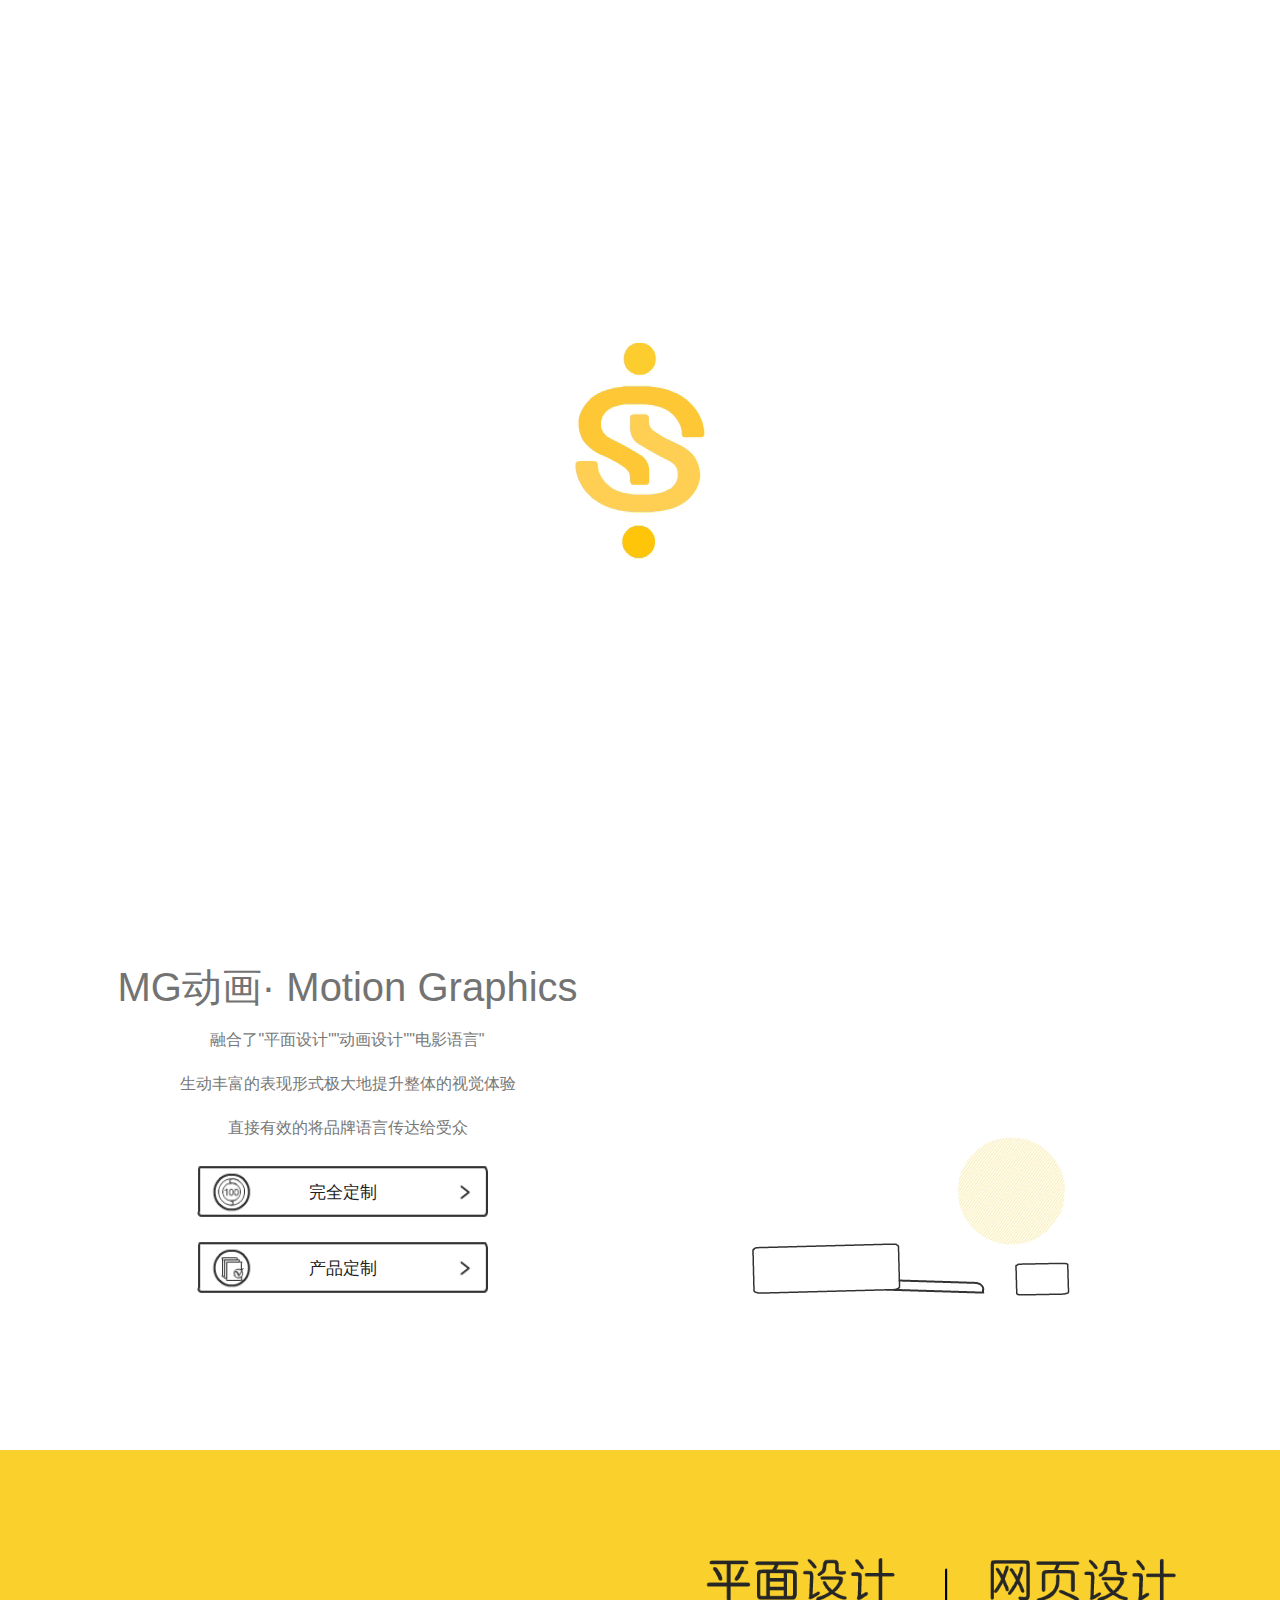
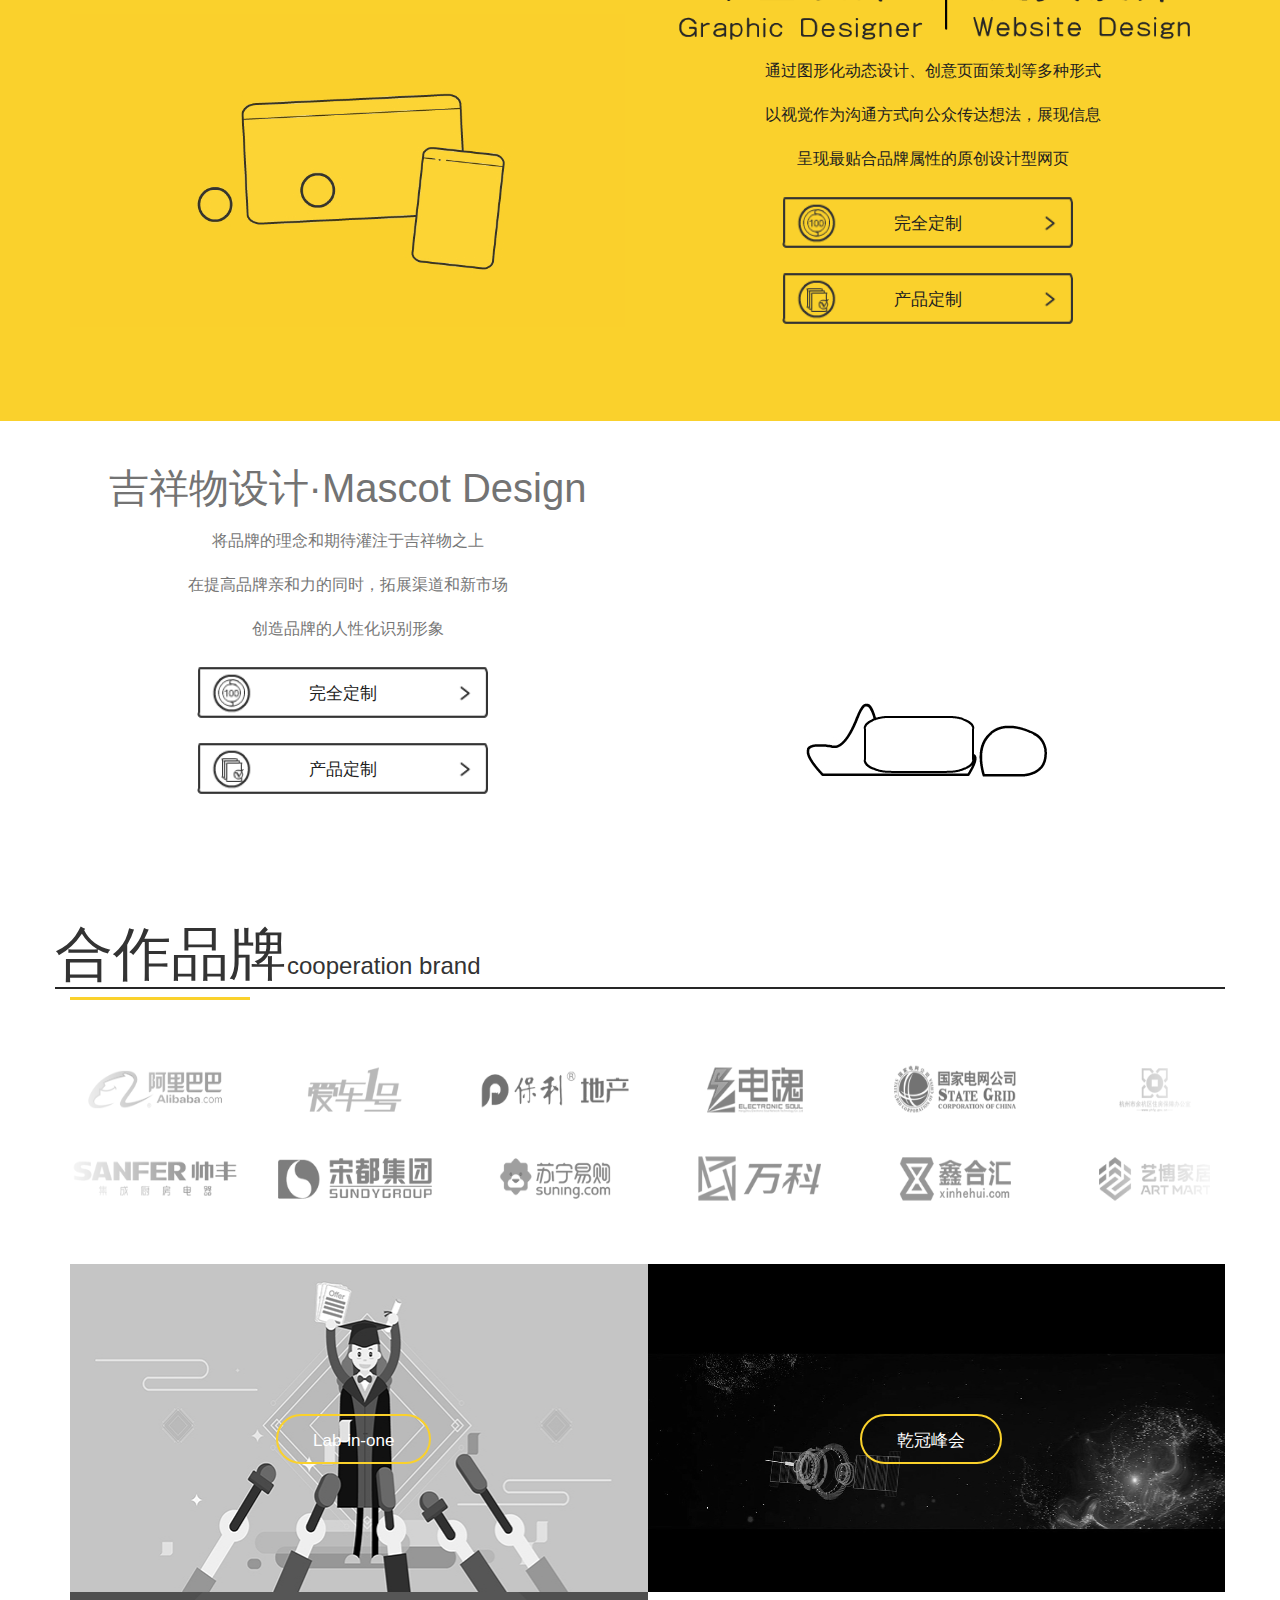
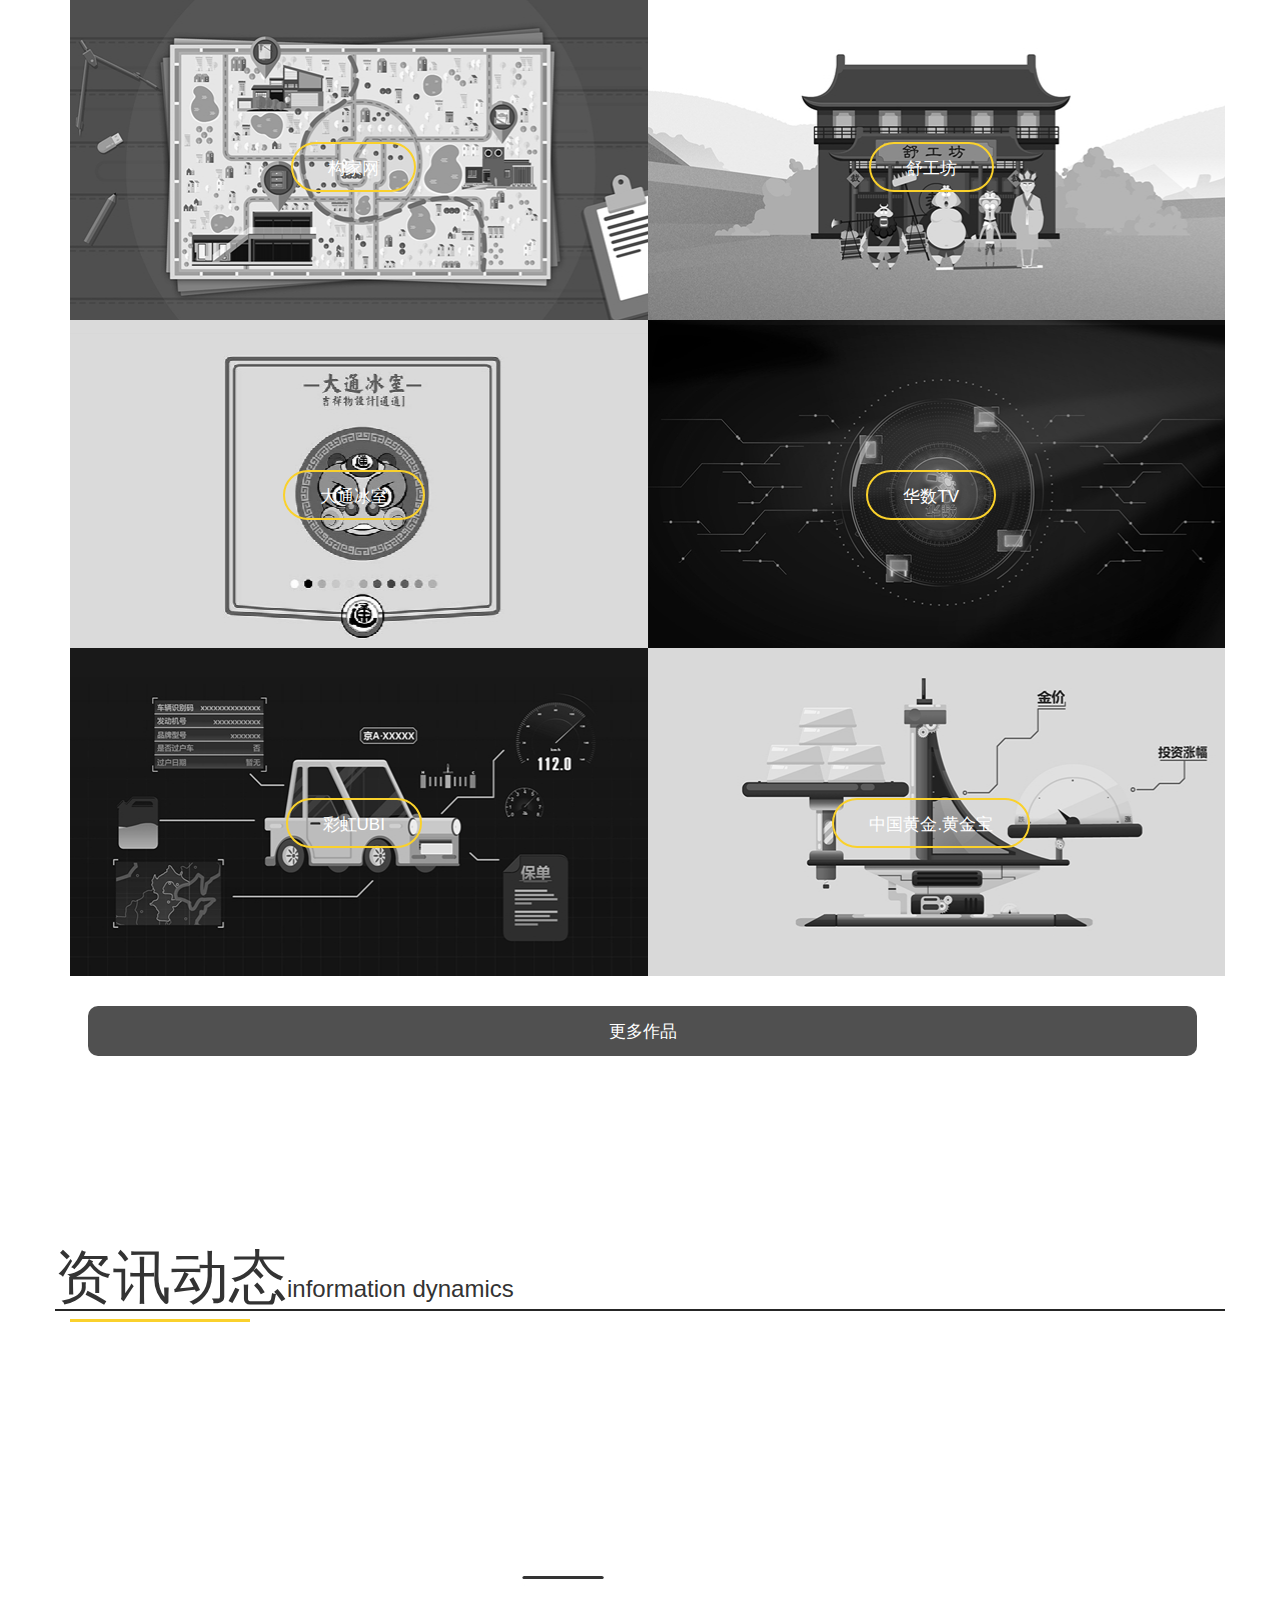
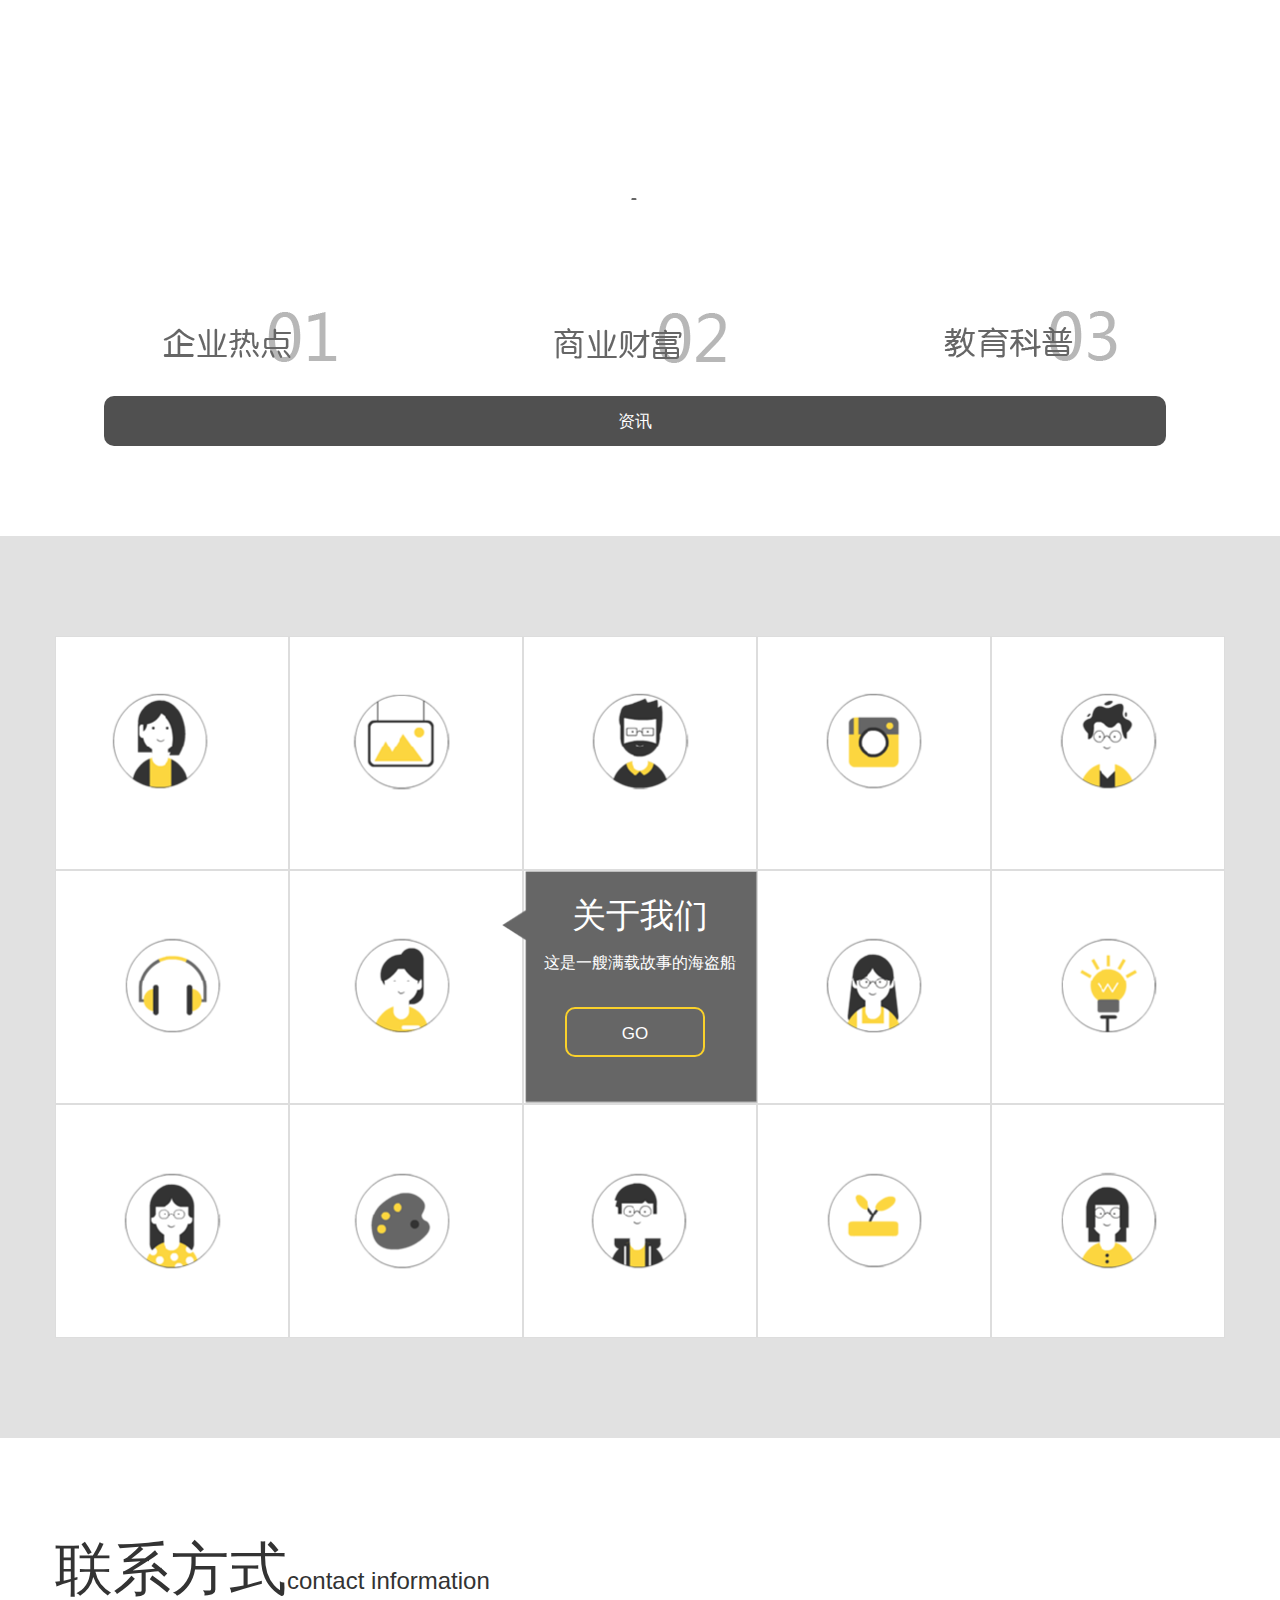
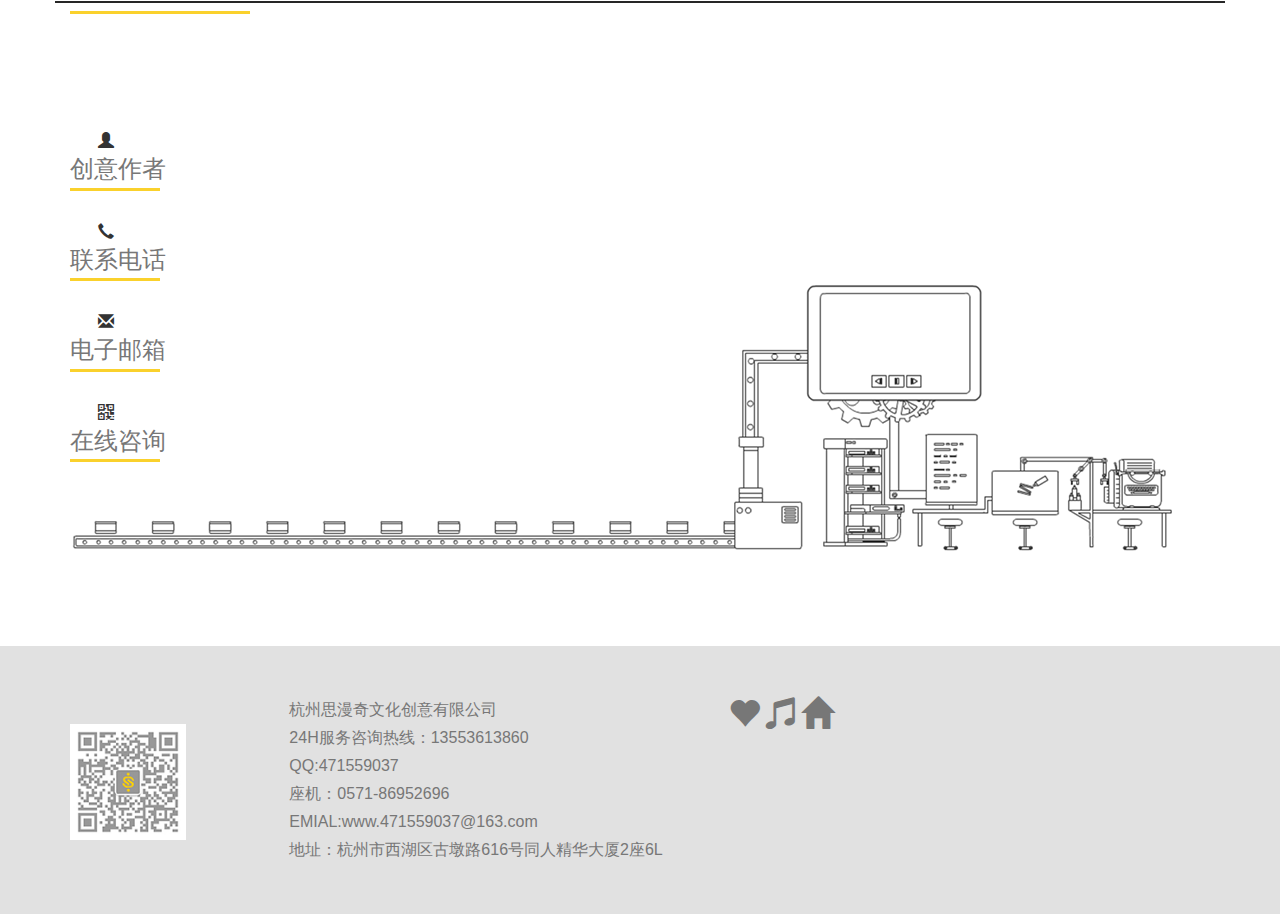
<file: simanqi/index.html>
<!DOCTYPE html>
<html>
	<head>
		<meta charset="utf-8" />
		<meta name="viewport" content="width=device-width,user-scalable=no,initial-scale=1,minimum-scale=1,maximum-scale=1" />
		<title>杭州思漫奇文化</title><!--动画、响应式、移动端 -->
		<link rel="stylesheet" type="text/css" href="css/animate.css" />
		<link rel="stylesheet" type="text/css" href="css/all.css" />
		<link rel="stylesheet" type="text/css" href="css/bootstrap.css" />
		<link rel="stylesheet" type="text/css" href="css/layout.css" />
		<link rel="shortcut icon" href="img/star.ico"/>
		<script src="https://libs.baidu.com/jquery/2.0.0/jquery.min.js"></script>
		<script src="js/bootstrap.js" type="text/javascript" charset="utf-8"></script>
		<script src="js/js.js" type="text/javascript" charset="utf-8"></script>
	</head>
	<body>
		<div class="come"><span class="loading-animation"></span></div>
		<div id="top"></div>
		<div class="menu-ss">
			<div class="menu">
				<nav id="top_style" class="navbar-wrapper navbar-default navbar-fixed-top">
					<div class="container">
						<!--<div class="row">-->
						<div class="navbar-header">
							<button type="button" class="navbar-toggle" data-toggle="collapse" data-target=".navbar-themers"></button>
							<a class="navbar-brand logo" href="#top">
								<img src="img/logo.png" />
							</a>
						</div>
						<div id="navbar-scroll" class="collapse navbar-collapse navbar-themers">
							<ul class="nav navbar-nav ">
								<li class="">
									<a href="#top">首页</a>
								</li>
								<li class="">
									<a href="#intro">业务</a>
								</li>
								<li class="">
									<a href="#featuret">案例</a>
								</li>
								<li class="">
									<a href="#features">咨询</a>
								</li>
								<li class="">
									<a href="#about">关于</a>
								</li>
								<li class="">
									<a href="javascript:;">加入</a>
								</li>
							</ul>
						</div>
						<!--</div>-->
					</div>
				</nav>
			</div>
		</div>

		<div class="banner">
			<img src="img/smq.png" />
		</div>
		<!--<canvas id="testCanvas" style=";background-color:#fff" width="1435" height="553"></canvas>-->
		<div class="design">
			<div class="container">
				<div class="text-center">
					<i class="glyphicon glyphicon-chevron-down"></i>
				</div>
				<div class="row">
					<div class="col-md-10 col-md-offset-1 col-sm-12 text-center newSize">
						<h2>设计转换价值</h2>
						<p></p>
						<p>新时代中我们擅长运用新形式的设计广告</p>
						<p>抢占有价值的营销先机</p>
					</div>
				</div>
			</div>
		</div>
		<br />
		<br />
		<br />
		<br />
		<div id="intro">
			<div class="container screen">
				<div class="row myTitle">
					<h1>原生产品<font size="+2">original designer product</font></h1>
				</div>
				<div class="line"></div>
			</div>
			<br />
			<br />
			<div class="container screen">
				<div class="row text-center">
					<div class="leftmove col-md-6 animated">
						<h2>MG动画· Motion Graphics</h2>
						<p>融合了"平面设计""动画设计""电影语言"</p>
						<p>生动丰富的表现形式极大地提升整体的视觉体验</p>
						<p>直接有效的将品牌语言传达给受众</p>
						<div class="section">
							<a href="javascript:;" class="btn-100">完全定制</a>
						</div>
						<br />
						<div class="section">
							<a href="javascript:;" class="btn-pro">产品定制</a>
						</div>
						<br />
					</div>
					<div class="rightmove col-md-6 animated">
						<br />
						<br />
						<img src="img/mggif.gif" class="zxgif" />
					</div>
				</div>
			</div>
		</div>
		<br />
		<div id="feature">
			<div class="container screen">
				<div class="row">
					<div class="rightmove col-md-6 animated">
						<br />
						<br />
						<br />
						<img src="img/gdgif.gif" class="zxgif" />
					</div>
					<div class="leftmove col-md-6 text-center animated">
						<img src="img/pmsjt.png" />
						<p class="newRight">通过图形化动态设计、创意页面策划等多种形式</p>
						<p class="newRight">以视觉作为沟通方式向公众传达想法，展现信息</p>
						<p class="newRight">呈现最贴合品牌属性的原创设计型网页</p>
						<div class="section">
							<a href="javascript:;" class="btn-100">完全定制</a>
						</div>
						<br />
						<div class="section">
							<a href="javascript:;" class="btn-pro">产品定制</a>
						</div>
						<br />
					</div>
				</div>
			</div>
		</div>
		<br />
		<div id="intro">
			<div class="container screen">
				<div class="row text-center">
					<div class="left1 col-md-6 animated">
						<h2>吉祥物设计·Mascot Design</h2>
						<p>将品牌的理念和期待灌注于吉祥物之上</p>
						<p>在提高品牌亲和力的同时，拓展渠道和新市场</p>
						<p>创造品牌的人性化识别形象</p>
						<div class="section">
							<a href="javascript:;" class="btn-100">完全定制</a>
						</div>
						<br />
						<div class="section">
							<a href="javascript:;" class="btn-pro">产品定制</a>
						</div>
						<br />
					</div>
					<div class="right1 col-md-6 animated">
						<br />
						<br />
						<img src="img/mdgif.gif" class="zxgif" />
					</div>
				</div>
			</div>
		</div>
		<div id="featuret">
			<div class="container screen">
				<div class="row myTitle">
					<h1>合作品牌<font size="+2">cooperation brand</font></h1>
				</div>
				<div class="line"></div>
			</div>
			<br />
			<br />
			<div class="container">
				<div class="g2">
					<div class="alsc">
						<img src="img/alsc.png" />
					</div>
					<ul class="row">
						<li class="col-md-3"><img src="img/partner (1).png" /></li>
						<li class="col-md-3"><img src="img/partner (2).png" /></li>
						<li class="col-md-3"><img src="img/partner (3).png" /></li>
						<li class="col-md-3"><img src="img/partner (4).png" /></li>
						<li class="col-md-3"><img src="img/partner (5).png" /></li>
						<li class="col-md-3"><img src="img/partner (6).png" /></li>
						<li class="col-md-3"><img src="img/partner (7).png" /></li>
						<li class="col-md-3"><img src="img/partner (8).png" /></li>
						<li class="col-md-3"><img src="img/partner (9).png" /></li>
						<li class="col-md-3"><img src="img/partner (10).png" /></li>
					</ul>
				</div>
				<br />
				<div class="g3">
					<div class="alsc">
						<img src="img/alsc.png" />
					</div>
					<ul class="row ">
						<li class="col-md-3"><img src="img/partner (11).png" /></li>
						<li class="col-md-3"><img src="img/partner (12).png" /></li>
						<li class="col-md-3"><img src="img/partner (13).png" /></li>
						<li class="col-md-3"><img src="img/partner (14).png" /></li>
						<li class="col-md-3"><img src="img/partner (15).png" /></li>
						<li class="col-md-3"><img src="img/partner (16).png" /></li>
						<li class="col-md-3"><img src="img/partner (17).png" /></li>
						<li class="col-md-3"><img src="img/partner (18).png" /></li>
						<li class="col-md-3"><img src="img/partner (19).png" /></li>
						<li class="col-md-3"><img src="img/partner (20).png" /></li>
					</ul>
				</div>
			</div>
			<div class="container">
				<div class="row newVideo">
					<div class="col-md-6 col-lg-6 casediv">
						<div class="wow animated">
							<div class="hid">
								<img src="img/1-1.jpg" />
							</div>
							<div class="text-center newBtnf">
								<a href="javascript:;" class="btn newBtn btn-case">Lab-in-one</a>
							</div>
						</div>
					</div>
					<div class="col-md-6 col-lg-6 casediv">
						<div class="wow animated">
							<div class="hid">
								<img src="img/2-1.jpg" />
							</div>
							<div class="text-center newBtnf">
								<a href="javascript:;" class="btn newBtn btn-case">乾冠峰会</a>
							</div>
						</div>
					</div>
					<div class="col-md-6 col-lg-6 casediv">
						<div class="wow animated">
							<div class="hid">
								<img src="img/3-1.jpg" />
							</div>
							<div class="text-center newBtnf">
								<a href="javascript:;" class="btn newBtn btn-case">构家网</a>
							</div>
						</div>
					</div>
					<div class="col-md-6 col-lg-6 casediv">
						<div class="wow animated">
							<div class="hid">
								<img src="img/4-1.jpg" />
							</div>
							<div class="text-center newBtnf">
								<a href="javascript:;" class="btn newBtn btn-case">舒工坊</a>
							</div>
						</div>
					</div>
					<div class="col-md-6 col-lg-6 casediv">
						<div class="wow animated">
							<div class="hid">
								<img src="img/5-1.jpg" />
							</div>
							<div class="text-center newBtnf">
								<a href="javascript:;" class="btn newBtn btn-case">大通冰室</a>
							</div>
						</div>
					</div>
					<div class="col-md-6 col-lg-6 casediv">
						<div class="wow animated">
							<div class="hid">
								<img src="img/6-1.jpg" />
							</div>
							<div class="text-center newBtnf">
								<a href="javascript:;" class="btn newBtn btn-case">华数TV</a>
							</div>
						</div>
					</div>
					<div class="col-md-6 col-lg-6 casediv">
						<div class="wow animated">
							<div class="hid">
								<img src="img/7-1.jpg" />
							</div>
							<div class="text-center newBtnf">
								<a href="javascript:;" class="btn newBtn btn-case">彩虹UBI</a>
							</div>
						</div>
					</div>
					<div class="col-md-6 col-lg-6 casediv">
						<div class="wow animated">
							<div class="hid">
								<img src="img/8-1.jpg" />
							</div>
							<div class="text-center newBtnf">
								<a href="javascript:;" class="btn newBtn btn-case">中国黄金.黄金宝</a>
							</div>
						</div>
					</div>
					<div class="text-center newVideomove">
						<a href="javascript:;" class="btn btn-more">更多作品</a>
					</div>
				</div>
			</div>
		</div>
		<section id="features">
			<div class="container screen">
				<div class="row myTitle">
					<h1>资讯动态<font size="+2">information dynamics</font></h1>
				</div>
				<div class="line"></div>
			</div>
			<br />
			<br />
			<div class="container">
				<div class="row">
					<div class="col-md-1 col-sm-1"></div>
					<div class="col-md-10 col-sm-10 wow animated text-center zxd">
						<img src="img/zxgif.gif" class="zxgif" />
					</div>
				</div>
				<br />
				<div class="row">
					<div class="col-md-12 col-sm-12 wow animated animated xmd">
						<div class="row">
							<div class="feature-item col-md-4 text-center">
								<div class="media">
									<a href="javascript:;"><img src="img/qyrd.png" /></a>
								</div>
							</div>
							<div class="feature-item col-md-4 text-center">
								<div class="media">
									<a href="javascript:;"><img src="img/sycf.png" /></a>
								</div>
							</div>
							<div class="feature-item col-md-4 text-center">
								<div class="media">
									<a href="javascript:;"><img src="img/jykp.png" /></a>
								</div>
							</div>
						</div>
					</div>
				</div>
				<div class="text-center newVideomove">
					<a href="javascript:;" class="btn btn-more">资讯</a>
				</div>
			</div>
		</section>
		<div id="about">
			<div class="container newP">
				<div><img src="img/aboutus_03.png" /></div>
				<div><img src="img/aboutus_02.png" /></div>
				<div><img src="img/aboutus_01.png" /></div>
				<div><img src="img/aboutus_04.png" /></div>
				<div><img src="img/aboutus_05.png" /></div>
				<div><img src="img/aboutus_06.png" /></div>
				<div><img src="img/aboutus_07.png" /></div>
				<div class="outGo">
					<div><img src="img/about.png" /></div>
					<div class="textCenter">
						<span class="newNoen">关于我们</span>
						<span class="newNoen">这是一艘满载故事的海盗船</span>
						<a class="btn btn-about" href="javascript:;">GO</a>
					</div>
					<img src="img/aboutus_08.png" />
				</div>
				<div><img src="img/aboutus_09.png" /></div>
				<div><img src="img/aboutus_10.png" /></div>
				<div><img src="img/aboutus_11.png" /></div>
				<div><img src="img/aboutus_12.png" /></div>
				<div><img src="img/aboutus_13.png" /></div>
				<div><img src="img/aboutus_14.png" /></div>
				<div><img src="img/aboutus_15.png" /></div>
			</div>
			<em></em>
		</div>
		<div id="package">
			<div class="container screen">
				<div class="row myTitle">
					<h1>联系方式<font size="+2">contact information</font></h1>
				</div>
				<div class="line"></div>
			</div>
			<br />
			<br />
			<div class="container removeBg">
				<div class="row package-option">
					<div class="feature-item ">
						<div class="media">
							<div class="pull-left icon text-center col-xs-1">
								<i class="glyphicon glyphicon-user wow animated"></i>
							</div>
							<div class="media-body row col-xs-11">
								<div class="col-md-2">
									<h3 class="media-heading wow animated">创意作者</h3>
									<div class="title-line-ls  wow animated"></div>
								</div>
								<div class="col-md-7">
									<h3 class="media-heading wow animated">false Vincent</h3>
								</div>
							</div>
						</div>
					</div>
					<br />
					<div class="feature-item ">
						<div class="media">
							<div class="pull-left icon text-center col-xs-1">
								<i class="glyphicon glyphicon-earphone wow animated"></i>
							</div>
							<div class="media-body row col-xs-11">
								<div class="col-md-2">
									<h3 class="media-heading wow animated">联系电话</h3>
									<div class="title-line-ls  wow animated"></div>
								</div>
								<div class="col-md-7">
									<h3 class="media-heading wow animated">13553613860</h3>
								</div>
							</div>
						</div>
					</div>
					<br />
					<div class="feature-item ">
						<div class="media">
							<div class="pull-left icon text-center col-xs-1">
								<i class="glyphicon glyphicon-envelope wow animated"></i>
							</div>
							<div class="media-body row col-xs-11">
								<div class="col-md-2">
									<h3 class="media-heading wow animated">电子邮箱</h3>
									<div class="title-line-ls  wow animated"></div>
								</div>
								<div class="col-md-7">
									<h3 class="media-heading wow animated">www.471559037@163.com</h3>
								</div>
							</div>
						</div>
					</div>
					<br />
					<div class="feature-item ">
						<div class="media">
							<div class="pull-left icon text-center col-xs-1">
								<i class="glyphicon glyphicon-qrcode wow animated"></i>
							</div>
							<div class="media-body row col-xs-11">
								<div class="col-md-2">
									<h3 class="media-heading wow animated">在线咨询</h3>
									<div class="title-line-ls  wow animated"></div>
								</div>
								<div class="col-md-7">
									<h3 class="media-heading wow animated">QQ：471559037  微信：13553613860</h3>
								</div>
							</div>
						</div>
					</div>
					<br />
					<br />
					<br />
				</div>
			</div>
		</div>
		<div id="footer">
			<div class="container newCallMe">
				<div class="social">
					<div class="row">
						<div class="col-sm-9">
							<div class="row">
								<div class="col-sm-2">
									<br />
									<img src="img/wechat.jpg" />
								</div>
								<div class="col-sm-1"></div>
								<div class="col-sm-6">
									<span>杭州思漫奇文化创意有限公司</span><br />
									<span>24H服务咨询热线：13553613860</span><br />
									<span>QQ:471559037</span><br />
									<span>座机：0571-86952696</span><br />
									<span>EMIAL:www.471559037@163.com</span><br />
									<span>地址：杭州市西湖区古墩路616号同人精华大厦2座6L</span>
								</div>
								<div class="col-sm-3">
									<a href="javascript:;"><i class="glyphicon glyphicon-heart"></i></a>
									<a href="javascript:;"><i class="glyphicon glyphicon-music"></i></a>
									<a href="javascript:;"><i class="glyphicon glyphicon-home"></i></a>
								</div>
							</div>
						</div>
					</div>
				</div>
				<a class="scrollToTops" href="#top">
					<img src="img/youce.png" />
				</a>
				<a href="#top" class="scrollToTop">
					<i class="glyphicon glyphicon-circle-arrow-up"></i>
				</a>
			</div>
		</div>
	</body>
</html>
</file>
<file: mafengwo/jsonp.html>
<!DOCTYPE html>
<html>
	<head>
		<meta charset="UTF-8">
		<title></title>
	</head>
	<body>
		<input type="text" name="txt" id="txt" value="" />
		<input type="button" name="btn" id="btn" value="百度一下" />
		<script type="text/javascript">
			var btn = document.getElementById('btn');
			var txt = document.getElementById('txt');
			btn.onclick = function(){
				jsonp('http://www.mafengwo.cn/note/__pagelet__/pagelet/recommendNoteApi','callback','fn','_',txt.value,fn1);
			}
			function fn1(data){
				console.log(data);
			//403错误，表示资源不可用。服务器理解客户的请求，但拒绝处理它，
			//通常由于服务器上文件或目录的权限设置导致的WEB访问错误。
			}
// 蚂蜂窝数据: http://www.mafengwo.cn/note/__pagelet__/pagelet/recommendNoteApi?callback=jQuery18106618792793700667_1497754451280&params=%7B%22type%22%3A%220%22%7D&_=1497754458262
			function jsonp(url,callback,fnName,key,value,success){	
				var oS = document.createElement('script');
				oS.src = url+'?'+callback+'='+fnName+'&'+key+'='+value;
				document.body.appendChild(oS);
				window[fnName] = function(data){
					success(data);
					oS.remove();
				}
			}
		</script>
	</body>
</html>
</file>
<file: css/all.css>
*,p{
	margin: 0;
	padding: 0;
}
#menu {
				margin: 0;
				padding: 0;
				position: fixed;
				left: 10px;
				top: 10px;
				list-style-type: none;
				z-index: 70;
			}
			
			#menu li {
				float: left;
				margin: 0 10px 0 0;
				font-size: 14px;
			}
			
			#menu a {
				float: left;
				padding: 10px 20px;
				background-color: #fff;
				color: #333;
				text-decoration: none;
				font-size: 15px;
			}
			
			#menu .active a {
				color: #fff;
				background-color: #333;
			}
			
			.section {
				text-align: center;
				font: 50px "Microsoft Yahei";
				color: #fff;
			}
			
			.section1 {
				background: url(../img/12.gif);
				background-size: cover;
			}
			
			.section2 {
				background: url(../img/31.jpg) 100%;
				background-size: cover;
			}
			
			.section3 {
				background: url(../img/44.jpg) 100%;
				background-size: cover;
			}
			
			.section4 {
				background: url(../img/33.jpg) 100%;
				background-size: cover;
				
			}
			.section4 h3{
				margin-top: -200px;
			}
			
			.section5 {
				background: url(../img/b4.jpg) 100%;
				background-size: cover;
			}
			
			.section2 ul {
				width: 200px;
				height: 300px;
				position: relative;
				left: 20%;
				
			}
			.section1 h3{
				text-shadow: 1px 1px 2px gray;
				margin: 0 0 50px 500px;
				color: white;
			}
			.section1 p{
				
				margin:  50px 0 0 500px;
			}
			.section1 p span{
				color: white;
			}
			.mas li {
				position: absolute;
				padding-top: 30px;
				line-height: 30px;
				text-align: center;
				font-size: 16px;
				list-style: none;
				border-radius:50% ;
				color: white;
				font-weight: 700;
				background-color: rgba(252,252,250,.3);
				box-sizing: border-box;
				text-shadow: 1px 2px 1px gray;
				width:158px;height:145px;
			}
			
			.mas li span{
				display: block;
			}
			
			.mas li:nth-of-type(2) span:nth-of-type(2){
				margin-top: 20px;
			}
			
			.mas li:nth-of-type(1){
				top: 30px;
				left: 750px;
				-webkit-animation: cloud 3s 2s infinite alternate;
				animation: cloud 2s 1s infinite alternate;
			}
			.mas li:nth-of-type(2){
				top: 30px;
				left: 240px;
				-webkit-animation: cloud 1s 2s infinite alternate;
				animation: cloud 5s 1s infinite alternate;
			}
			.mas li:nth-of-type(3){
				
				top: 30px;
				left: 470px;
				-webkit-animation: cloud 2s 2s infinite alternate;
				animation: cloud 4s 1s infinite alternate;
			}
			p {
				color: white;
				opacity: .8;
				font-weight: 700;
				font-size: 20px;
				text-shadow: 2px 2px 2px black;
			}
			
			p span{
				color: white;
				font-weight: 600;
				font-size: 30px;
			}
			
			h3 {
				color: #f26e5e;
				
			}
			.section4 .tree2 span a{
				text-decoration: none;
				color: palevioletred;
				font-size: 16px;
				
			}
			
			
@-webkit-keyframes cloud{
	0%{
		-webkit-transform: translateX(0px);
	}
	100%{
		-webkit-transform: translateX(50px);
	}
}

@keyframes cloud{
	0%{
		transform: translateX(0px);
	}
	100%{
		transform: translateX(50px);
	}
}
.tree2{
	margin:auto;
	position: relative;
	-webkit-transform: translateY(50px);
	transform: translateY(50px);
	opacity: 1;
	-webkit-animation:tree 1s 1 linear;animation:tree 1s 1 linear;-webkit-animation-fill-mode: forwards;animation-fill-mode: forwards;}

.cloud{
	display: block;
	position: absolute;
	background: url(../img/12.png)no-repeat;
	background-size: contain;
	z-index: 5;
	}

.cloud:nth-of-type(1){left:365px;top:10px;width:158px;height:145px;-webkit-animation: cloud 5s 2s infinite alternate;animation: cloud 6s 1s infinite alternate;}
.cloud:nth-of-type(2){left:510px;top:37px;width:161px;height:171px;-webkit-animation: cloud 5s 2s infinite alternate;animation: cloud 5s 3s infinite alternate;}
.cloud:nth-of-type(3){left:200px;top:45px;width:133px;height:132px;-webkit-animation: cloud 5s 2s infinite alternate;animation: cloud 4s 1.5s infinite alternate;}
.cloud:nth-of-type(4){left:50px;top:90px;width:158px;height:145px;-webkit-animation: cloud 5s 2s infinite alternate;animation: cloud 3s 2s infinite alternate;}
.cloud:nth-of-type(5){left:816px;top:77px;width:191px;height:171px;-webkit-animation: cloud 5s 2s infinite alternate;animation: cloud 5s 3s infinite alternate;}
.cloud:nth-of-type(6){left:698px;top:165px;width:113px;height:112px;-webkit-animation: cloud 5s 2s infinite alternate;animation: cloud 2s 1.5s infinite alternate;}
.cloud:nth-of-type(7){left:998px;top:135px;width:103px;height:102px;-webkit-animation: cloud 5s 2s infinite alternate;animation: cloud 2s 1.5s infinite alternate;}
</file>
<file: huodong/css/all.css>
*,p{margin: 0;padding: 0;font-family:"微软雅黑" "宋体";}
li{list-style: none;}
.wrap{width: 100%;height: 1000px;}
.banner{
	width: 100%;
}
.banner img{
	width: 100%;
}
.title{
	width: 100%;
	height: 84px;
	padding: 20px 10px;
}
.title .title_t{
	height: 30px;
	font-size: 15px;
	font-weight: 700;
}
.title_1 p{
	float: left;
	font-size: 11px;
	color: #ababab;
}
.title p span{
	text-align: center;
	margin-right: 6px;
}
.title_1 p:nth-of-type(2){
	float: right;
}
.gold{
	color: #e7c48e;
}
.con_list{
	width: 100%;
	height: 200px;
}
.con_list li{
	padding: 0 10px;
	width: 100%;
	height: 50px;
	line-height: 52px;
	border-bottom: 1px solid #eeeeee;
	border-top: 1px solid #eeeeee;
	box-sizing: border-box;
	margin-top: -1px;
	border-width: 70%;
	color: #596a64;
	font-size: 11px;
	font-weight: 700;
}
.bj{
	display: block;
	float: left;
	margin: 10px 5px 0 0;
}
.bj_1{
	width: 23px;
	height: 23px;
	background: url(../img/BJ_2.png) no-repeat;
	background-position: -96px -2px;
}
.bj_2{
	width: 22px;
	height: 27px;
	background: url(../img/BJ_2.png) no-repeat;
	background-position: -59px 0px;
}
.bj_3{
	width: 23px;
	height: 27px;
	background: url(../img/BJ_2.png) no-repeat;
	background-position: -29px -1px;
}
.bj_4{
	width: 24px;
	height: 24px;
	background: url(../img/BJ_2.png) no-repeat;
	background-position: 0px -2px;
}
.con_right{
	float: right;
	line-height: 50px;
}
.con_right .right_1{
	color: #9acbd2;
	margin-right: 6px;
}
.active{
	width: 100%;
	height: 61px;
	padding: 0 10px;
}
.active .left{
	width: 20%;
	height: 61px;
	float: left;
}
.active .left .left_pic{
	width: 62px;
	height: 62px;
	border-radius:50%;
	
	border: 1px solid gainsboro;
	background: url(../img/background.png) no-repeat;
	background-position:-40px -33px;
}
.active .right{
	width: 80%;
	height: 61px;
	float: left;
	padding-left:5px;
}
.active .right p:nth-of-type(1){
	/*width: 270px;*/
	height: 22px;
	font-size:12px ;
	font-weight: 700;
}
.active .right p span{
	float: left;
	display: block;
}
.active .right .bg1{
	width: 17px;
	height: 15px;
	background: url(../img/background.png) no-repeat;
	background-position: 0 -45px;
}
.active .right .bg2{
	width: 42px;
	height: 20px;
		background: url(../img/background.png) no-repeat;
	background-position: 0 -60px;
}
.active .right p:nth-of-type(2){
	/*width: 100%;*/
	height: 40px;
	font-size: 11px;
	color: lightgray;
}
.active_b{
	width: 100%;
	height: 40px;
	margin-top: 10px;
	float: left;
}
.active_b span{
	width: 50%;
	height: 16px;
	display: block;
	text-align: center;
	font-size: 14px;
	font-weight: 700;
	float: left;
	color: #15c0d9;
	margin-top: 5px;
}
.active_b span:nth-of-type(1){
	border-right: 1px solid #CCC;
}
.foot{
	width: 100%;
	height: 60px;
	position: fixed;
	bottom: 0;
}
.foot .foot_list li{
	width: 30%;
	height: 60px;
	float: left;
	padding: 5px;
	border: 1px solid #ABABAB;
	margin-left: -0.5px;
	box-sizing: border-box;
	text-align: center;
	font-size: 11px;
	color: #ababab;
	background-color: white;
}
.foot .foot_list li span{
	display: block;
	width: 30px;
	height: 30px;
	background: url(../img/background.png) no-repeat;
}
.foot .foot_list li:nth-of-type(1) span{
	background-position: -29px -6px;
	margin:0 auto;
}
.foot .foot_list li:nth-of-type(2) span{
	background-position: -63px 0 ;
	margin:0 auto;
}
.foot .foot_list li:nth-of-type(3) span{
	width: 30px;
	height: 30px;
	background-position: 0 0;
	line-height: 30px;
	float: left;
	margin-top: 10px;
	
}
.foot .foot_list li:nth-of-type(3) p{
	width: 60px;
	height: 60px;
	line-height: 50px;
	float: left;
}
.foot .foot_list li:nth-of-type(3){
	width: 40%;
	height: 60px;
	background-color: #029ae6;
	color: #e3f6f8;
	float: left;
}
.foot .foot_list li:nth-of-type(3) div{
	width: 90px;
	height: 60px;
	margin: 0 auto;
}
.piao{
	width: 55px;
	height: 55px;
	border: 1px solid #707070;
	border-radius: 50%;
	position: fixed;
	right: 10px;
	bottom: 80px;
	background-color: white;
}
.piao span{
	width: 20px;
	height: 11px;
	margin: 10px 0 5px 17px;
	display: block;
	background: url(../img/background.png) no-repeat;
	background-position: -3px -32px;
}
.piao p{
	font-size: 11px;
	color: #707070;
	margin-left: 10px;
}
</file>
<file: mafengwo/css/layout.css>
@charset "utf-8";
.show{
	/*opacity: 1;*/
}
.clearfix{
	display: block;
	content: "";
	clear: both;
}
body{
	font-family: "微软雅黑";
}
header{
	width: 100%;
	height: 58px;
}
header #head{
	margin: 0 auto;
	width: 1000px;
	height: 58px;
	/*background-color: gray;*/
}
header #head #logo{
	height: 58px;
	float: left;
	/*line-height: 58px;*/
	
}
header #head #logo a{
	display: block;
	width: 136px;
	height: 33px;
	background-image: url(../img/logo-sprites.png);
	margin-top: 12px;
}
header #head nav{
	/*height: 58px;*/
	/*background-color: blue;*/
}
header #head nav>ul>li{
	height: 58px;
	padding: 0 17px;
	line-height: 58px;
	text-align: center;
	float: left;
	border-top: 2px solid #fff;
	border-bottom: 2px solid #fff;
	position: relative;
}
header #head nav>ul>li:nth-of-type(1){
	background-color: #ff9d00;
	border-color: #ff9d00;
}
header #head nav>ul>li:nth-of-type(2):hover{
	border-bottom:2px solid #ff9d00;
}
header #head nav>ul>li:nth-of-type(3):hover{
	border-bottom:2px solid #ff9d00;
}
header #head nav>ul>li:nth-of-type(4):hover{
	border-top:2px solid #ff9d00;
}
header #head nav>ul>li:nth-of-type(4):hover>span{
	border-top:4px solid #ff9d00;
}
header #head nav>ul>li:nth-of-type(5):hover{
	border-bottom:2px solid #ff9d00;
}
header #head nav>ul>li:nth-of-type(6):hover{
	border-top:2px solid #ff9d00;
}
header #head nav>ul>li:nth-of-type(6):hover>span{
	border-top:4px solid #ff9d00;
}
header #head nav>ul>li:nth-of-type(7):hover{
	border-bottom:2px solid #ff9d00;
}
header #head nav>ul>li>a{
	height: 58px;
	text-decoration: none;
	color: #000;
	font-size: 15px;
}
header #head nav>ul>li:hover>a{
	color: #FF9D00;
}
header #head nav>ul>li:nth-of-type(1)>a{
	color: #fff;
}
header #head nav>ul>li span{
	width: 0px;
	height: 0px;
	border-top:4px solid #333333;
	border-left:4px solid transparent;
	border-right:4px solid transparent;
	border-bottom:4px solid transparent;
	margin-left:3px;
	position: absolute;
}
header #head nav>ul>li:nth-of-type(4) span{
	top: 28px;
	left: 93px;
}
header #head nav>ul>li:nth-of-type(6) span{
	top: 28px;
	left: 46px;
}


header #head .subnav4{
	display: none;
	position: absolute;
	z-index: 999;
	border: 1px solid #eaeaea;
	width: 140px;
	height: 290px;
	top: 55px;
	left: 0px;
	background-color: #fff;
}
header #head .subnav4>a{
	/*padding: 14px 0px 14px 20px;*/
	display: block;
	width: 100%;
	height: 40px;
	line-height: 40px;
	font-size: 12px;
	color: #666666;
	/*margin: 14px 0px 14px 20px;*/
}
/*header #head .subnav4>a:nth-of-type(1) .i_hot{
	position: absolute;
    margin: 3px 0 0 8px;
    height: 14px;
    background-color: #f46240;
    color: #fff;
    font-size: 12px;
    line-height: 14px;
    padding: 0 4px 0 3px;
    font-style: normal;
}*/
header #head .subnav4 a:hover{
	background-color: #eeeeee;
}


header #head .subnav6{
	display: none;
	position: absolute;
	z-index: 999;
	border: 1px solid #eaeaea;
	width: 300px;
	height: 290px;
	top: 55px;
	left: 0px;
	background-color: #fff;
}
header #head .subnav6 .subnav6_left{
	width: 150px;
	height: 72px;
	line-height: 72px;
	float: left;
	/*font-size: 12px;*/
	color: #666666;
	/*margin: 14px 0px 14px 20px;*/
}
/*header #head .subnav6>a:nth-of-type(1) .i_hot{
	position: absolute;
    margin: 3px 0 0 8px;
    height: 14px;
    background-color: #f46240;
    color: #fff;
    font-size: 12px;
    line-height: 14px;
    padding: 0 4px 0 3px;
    font-style: normal;
}*/
header #head .subnav6 .subnav6_left a{
	color: #666666;
	font-size: 16px;
	
}
header #head .subnav6 .subnav6_left a:hover{
	color: #fdad2e;
	
}
header #head .subnav6 .subnav6_left ul li:nth-of-type(1) a{
	color: #fdad2e;
	
}


header #head .subnav6 .subnav6_right{
	width: 150px;
	float: left;
	padding-top: 5px;
	/*height: 72px;*/
	/*line-height: 72px;*/
	/*font-size: 12px;*/
	color: #666666;
	/*margin: 14px 0px 14px 20px;*/
}
header #head .subnav6 .subnav6_right ul li{
	height: 12px;
	padding-bottom: 20px;
}
header #head .subnav6 .subnav6_right ul li a{
	font-size: 12px;
	color: #666666;
}
/*header #head .subnav6>a:nth-of-type(1) .i_hot{
	position: absolute;
    margin: 3px 0 0 8px;
    height: 14px;
    background-color: #f46240;
    color: #fff;
    font-size: 12px;
    line-height: 14px;
    padding: 0 4px 0 3px;
    font-style: normal;
}*/
header #head .subnav6 .subnav6_right a:hover{
	color: #ff9d00;
}


header #head #login{
	float: right;
	height: 58px;
	line-height: 58px;
}
header #head #login span{
	color: gray;
}
header #head #login a{
	display: inline-block;
}
header #head #login a:nth-of-type(1){
	width: 26px;
	height: 26px;
	background-image: url(../img/sprites-ico.png);
	background-position: 0px -50px;
	
	
	transform: translateY(8px);
	
	
}
header #head #login a:nth-of-type(2){
	width: 26px;
	height: 26px;
	background-image: url(../img/sprites-ico.png);
	background-position: -30px -50px;
	transform: translateY(8px);
}
header #head #login a:nth-of-type(3){
	width: 26px;
	height: 26px;
	background-image: url(../img/sprites-ico.png);
	background-position: 0 -165px;
	transform: translateY(8px);
	
}
header #head #login a:nth-of-type(4){
	color: #ff9d00;
	padding:0 5px;
	font-size: 15px;
	/*border-right:1px solid #000000 ;*/
}
header #head #login a:nth-of-type(5){
	color: #ff9d00;
	padding:0 5px;
	font-size: 15px;
	
}
#banner{
	width: 100%;
	height: 450px;
	position: relative;
	/*height: 640px;*/
}
.imgs{
	position: absolute;
	top: 0;
	left: 0;
	/*transition: 1s linear;*/
	opacity: 0;
	/*display: block;*/
	/*width: 100%;*/
}
#banner>img:nth-of-type(1){
	/*display: block;*/
	
}
#banner>img:nth-of-type(2){
	/*display: none;*/
	/*opacity: 0;*/
}
#banner>img:nth-of-type(3){
	/*display: none;*/
	/*opacity: 0;*/
}
#banner>img:nth-of-type(4){
	/*display: none;*/
	/*opacity: 0;*/
}
#banner>img:nth-of-type(5){
	/*display: none;*/
	/*opacity: 0;*/
}
#banner .tip{
	/*background-color: yellow;*/
	position: absolute;
	left: 175px;
	top: 10px;
	color: #fff;
}
#banner .tip span:nth-of-type(1){
	font-size: 25px;
	color: #fff;
	
}
#banner .tip span:nth-of-type(2){
	font-size: 18px;
	color: #fff;
	
}
#banner .tip h3{
	color: #fff;
	font-size: 19px;
	
}
#banner>ul{
	position: absolute;
	right: 40px;
	top: 40px;
}
#banner>ul li{
	padding-bottom: 7px;
	
}
#banner>ul li a{
	display: block;
	width: 110px;
	height: 62px;
}
#banner>ul li a img{
	width: 110px;
	height: 62px;
}

#banner>ul li:nth-of-type(1) a{
	border: 2px solid #ff9d00;
}

#banner>a{
	position: absolute;
	width: 110px;
	height: 35px;
	right: 44px;
	bottom: 25px;
	background-image: url(../img/sprites1.png);
	background-position: -60px -50px;
}

#banner .search{
	position: absolute;
	/*left: 406px;*/
	/*bottom: 54px;*/
	left: 30%;
	bottom:12%;
	width: 540px;
	height: 90px;
	background-color: rgba(0,0,0,.5);
	padding: 15px 10px;
	box-sizing: border-box;
	border-radius:5px ;
}

#banner .search ul li{
	float: left;
	color: #fff;
	margin-right: 20px;
}
#banner .search ul li i{
	transform: translateY(3px);
	display: inline-block;
	margin-right: 5px;
	width: 16px;
	height: 16px;
	background-image: url(../img/sprites-ico.png);
	background-position: -60px -110px;
}

#banner .search ul li:nth-of-type(1) i{
	/*background-image: url(../img/sprites-ico.png);*/
	background-position: -60px -140px;
}
#banner .search input{
	transform: translateY(-3px);
	width: 470px;
	height: 36px;
	border-radius:4px ;
	box-shadow:none ;
	border:none ;
	outline: none;
	text-indent: 20px;
}
#banner .search a{
	transform: translateY(10px);
	display: inline-block;
	width: 36px;
	height: 36px;
	background-color: #ff9d00;
	border-radius:4px;
}
#banner .search a span{
	display: inline-block;
	margin: 6px;
	width: 24px;
	height: 24px;
	background-image: url(../img/sprites-ico.png);
	background-position: 0px -110px;
	overflow: hidden;
}
#banner .search #list{
	position: absolute;
	/*width: 510px;*/
	/*height: 80px;*/
	/*border-radius:60px ;*/
	top:87px ;
	/*list-style-type: none;*/
	left: 0px;
	z-index: 10;
}
#banner .search #list>dd{
	text-indent: 11px;
	font-size: 11px;
	width: 510px;
	height: 30px;
	line-height: 30px;
	/*background-color: cadetblue;*/
}
#banner .search #list>dd>a{
	width: 508px;
	background-color: #fff;
	color: #666666;
}
#banner .search #list>dd>a:hover{
	background-color: #ffebd3;
}
#banner p{
	position: absolute;
	/*left: 406px;*/
	/*bottom: 22px;*/
	left: 30%;
	bottom: 4.5%;
	color: #fff;
	
}
#banner p a{
	color: #FF9900;
	
}
#content{
	margin: auto;
	margin-top: 20px;
	width: 1000px;
	/*height: 2500px;*/
	/*background-color: gainsboro;*/
}

#content #left{
	/*background-color: pink;*/
	float: left;
	width: 260px;
	/*height: 2500px;*/
}
#content #left .advertise{
	position: relative;
	width: 260px;
	height: 260px;
}
#content #left .advertise i{
	position: absolute;
	left: 4px;
	bottom: 4px;
	display: block;
	width: 22px;
	height: 12px;
	background-image: url(../img/advertise1.png);
}
#content #left .aside1{
	/*background-color: red;*/
	margin-top: 38px;
	
}
#content #left .aside1 .up{
	width: 260px;
	height: 18px;
}
#content #left .aside1 .up a{
	
}
#content #left .aside1 .up a:nth-of-type(1){
	float: left;
	color: #333333;
	font-size: 18px;
}
#content #left .aside1 .up a:nth-of-type(2){
	float: right;
	color: #999999;
}
#content #left .aside1 .up a:nth-of-type(2):hover{
	text-decoration: underline;
}
#content #left .aside1 .middle{
	padding-top:22px ;
	width: 260px;
	height: 220px;
	
	overflow: hidden;
	position: relative;
}
#content #left .aside1 .middle>ul{
	position: absolute;
	left: 164px;
	bottom: 105px;
	z-index: 10;
}
#content #left .aside1 .middle>ul li{
	float: left;
	width: 15px;
	height: 8px;
	margin-left: 3px;
	border-radius:4px ;
	background-color: #fff;
}#content #left .aside1 .middle>ul li:nth-of-type(1){
	background-color: #ff9d00;
}
#content #left .aside1 .middle .wrap{
	width: 1300px;
	height: 140px;
	position: absolute;
	top: 0;
	left: 0;
	
}

#content #left .aside1 .middle .wrap .img{
	width: 1300px;
	height: 140px;
}




#content #left .aside1 .middle .wrap .img img{
	float: left;
}
#content #left .aside1 .middle .wrap .text{
	width: 1300px;
	padding-top: 15px;
}
#content #left .aside1 .middle .wrap .text>div{
	float: left;
}
#content #left .aside1 .middle .wrap .text>div a{
	/*width: 260px;*/
	color: #333333;
	width: 260px;
	font-size: 16px;
	word-break: break-all;
	/*word-break: break-all;*/
}
#content #left .aside1 .middle .wrap .text>div a:hover{
	text-decoration: underline;
	color: #ffab26;
}
#content #left .aside1 .middle .wrap .text>div p{
	width: 260px;
	word-break: break-all;
	color: #666666;
}


#content #left .aside2{
	/*background-color: red;*/
	margin-top: 38px;
	
}
#content #left .aside2 .up{
	width: 260px;
	height: 18px;
}
#content #left .aside2 .up a{
	
}
#content #left .aside2 .up a:nth-of-type(1){
	float: left;
	color: #333333;
	font-size: 18px;
}
#content #left .aside2 .up a:nth-of-type(2){
	float: right;
	color: #999999;
}
#content #left .aside2 .up a:nth-of-type(2):hover{
	text-decoration: underline;
}
#content #left .aside2 .middle{
	width: 260px;
	height: 155px;
	padding-top: 22px;
}
#content #left .aside2 .middle .img{
	float: left;
}
#content #left .aside2 .middle .img img{
	width: 110px;
	height: 155px;
}
#content #left .aside2 .middle .text{
	float: left;
	width: 122px;
	margin-left: 20px;
}
#content #left .aside2 .middle .text h3{
	font-size: 26px;
	color: #333333;
}
#content #left .aside2 .middle .text h3:hover{
	text-decoration: underline;
	cursor: pointer;
}
#content #left .aside2 .middle .text p{
	color: #999999;
}

#content #left .aside2 .down{
	width: 260px;
}
#content #left .aside2 .down ul li{
	margin-top: 16px;
	float: left;
	color: #999999;
	font-size: 14px;
}
#content #left .aside2 .down ul li a{
	color: #FF9D00;
	font-size: 14px;
}
#content #left .aside2 .down ul li a:hover{
	text-decoration: underline;
}



#content #left .aside3{
	/*background-color: red;*/
	margin-top: 38px;
	
}
#content #left .aside3 .up{
	width: 260px;
	height: 18px;
}
#content #left .aside3 .up a{
	
}
#content #left .aside3 .up a:nth-of-type(1){
	float: left;
	color: #333333;
	font-size: 18px;
}
#content #left .aside3 .up a:nth-of-type(2){
	float: right;
	color: #FF9D00;
}
#content #left .aside3 .up a:nth-of-type(2):hover{
	text-decoration: underline;	
}

#content #left .aside3 .middle{
	padding-top: 28px;
}
#content #left .aside3 .middle ul li{
	width: 260px;
	height: 40px;
	margin-bottom: 16px;
}
#content #left .aside3 .middle ul li>img{
	float: left;
	display: block;
	width: 40px;
	height: 40px;
}
#content #left .aside3 .middle ul li>.text{
	float: left;
}
#content #left .aside3 .middle ul li>.text :hover{
	cursor: pointer;
}
#content #left .aside3 .middle ul li>.text h3{
	color: #ffab26;
}


#content #left .aside4{
	/*background-color: red;*/
	margin-top: 22px;
	
}
#content #left .aside4 .up{
	width: 260px;
	height: 18px;
}
#content #left .aside4 .up a{

}
#content #left .aside4 .up a:nth-of-type(1){
	float: left;
	color: #333333;
	font-size: 18px;
}
#content #left .aside4 .up a:nth-of-type(2){
	float: right;
	color: #999999;
}
#content #left .aside4 .up a:nth-of-type(2):hover{
	text-decoration: underline;
}

#content #left .aside4 .middle img{
	margin: 20px 0px;
	width: 260px;
	height: 130px;
}

#content #left .aside4 .down ul li{
	width: 260px;
	list-style: none;
	margin-bottom: 18px;
}
#content #left .aside4 .down ul li a{
	font-size: 16px;
	color: #999999;
}
#content #left .aside4 .down ul li a:hover{
	color: #ffab26;
}
#content #left .aside4 .down ul li a i{
	display: inline-block;
	width: 33px;
	height: 18px;
	padding-left: 7px;
	font-style: normal;
	color: #d0122b;
	background-image: url(../img/sprite.png);
	background-position: 0 -27px;
}
	
/*#content #left .aside4 .down ul li a span{
	display: inline-block;
	font-size: 15px;
	color: #999999;
	float: right;
}*/

#content #left .aside5{
	margin-top: 20px;
	
}
#content #left .aside5 p{
	font-size: 18px;
	margin-bottom: 30px;
}
#content #left .aside5 p:hover{
	cursor: pointer;
}

#content #left .aside5 ul li{
	list-style: none;
	margin-bottom: 20px;
}
#content #left .aside5 ul li a{
	color: #999999;
	margin-left: 6px;
}
#content #left .aside5 ul li a:hover{
	text-decoration: underline;
}












#content #right{
	float: right;
	/*background-color: saddlebrown;*/
	width: 700px;
	/*height: 2500px;*/
}
#content #right .advertise{
	position: relative;
	width: 700px;
	height: 120px;
	margin-bottom: 38px;
}
#content #right .advertise i{
	position: absolute;
	left: 4px;
	bottom: 4px;
	display: block;
	width: 22px;
	height: 12px;
	background-image: url(../img/advertise1.png);
}
#content #right .section1{
	
}
#content #right .section1 .head{
	font-size: 18px;
	margin-bottom: 22px;
}
/*#content #right .section1 ul{
	width: 700px;
}*/
#content #right .section1 ul li{
	position: relative;
	list-style: none;
	float: left;
	width: 220px;
	height: 250px;
}
#content #right .section1 ul li:nth-of-type(1){
	margin-right: 20px;
}
#content #right .section1 ul li:nth-of-type(2){
	margin-right: 20px;
}

#content #right .section1 ul li img{
	
}
#content #right .section1 ul li:nth-of-type(1) .discript{
	position: absolute;
	top: 135px;
	left: 0px;
	width: 220px;
	height: 115px;
	background-color: #fff;
	/*overflow: hidden;*/
}
#content #right .section1 ul li:nth-of-type(2) .discript{
	position: absolute;
	top: 135px;
	left: 0px;
	width: 220px;
	height: 115px;
	background-color: #fff;
	/*background-color: pink;*/
	/*overflow: hidden;*/
}
#content #right .section1 ul li:nth-of-type(3) .discript{
	position: absolute;
	top: 135px;
	left: 0px;
	width: 220px;
	height: 115px;
	overflow: hidden;
	background-color: #fff;
	/*background-color: pink;*/
	/*overflow: hidden;*/
}
#content #right .section1 ul li .discript h3{
	position: absolute;
	/*top: 0;*/
	/*left: 0;*/
	
	width: 220px;
	height: 120px;
	padding: 10px 10px;
	font-size: 14px;
	box-sizing: border-box;
	
}
#content #right .section1 ul li:nth-of-type(1) .price{
	position: absolute;
	top: 190px;
	left: 0px;
	width: 220px;
	height: 60px;
	background-color: #fff;
}
#content #right .section1 ul li:nth-of-type(2) .price{
	position: absolute;
	top: 190px;
	left: 0px;
	width: 220px;
	height: 60px;
	background-color: #fff;
}
#content #right .section1 ul li:nth-of-type(3) .price{
	position: absolute;
	top: 190px;
	left: 0px;
	width: 220px;
	height: 60px;
	background-color: #fff;
}
#content #right .section1 ul li .price .subprice{
	float: right;
	color: #ff9d00;
}
#content #right .section1 ul li .price .subprice strong{
	font-size: 16px;
	color: #ff9d00;
}
#content #right .section1 ul li .price .subprice em{
	color: #ff9d00;
}


#content #right .section2 .head{
	width: 700px;
	height: 37px;
	/*background-color: yellow;*/
	border-bottom: 1px solid #e4e4e4;
}
#content #right .section2 .head ul li{
	float: left;
	height: 36px;
	/*background-color: pink;*/
}
#content #right .section2 .head ul li:nth-of-type(1){
	border-bottom: 3px solid #ff9d00;
	width: 200px;
}
#content #right .section2 .head ul li:nth-of-type(1) a{
	color: #ffab26;
	font-size: 17px;
	padding-left: 30px;
}
#content #right .section2 .head ul li:nth-of-type(1) span{
	display: inline-block;
	width: 58px;
	height: 20px;
	border: 1px solid #e5e5e5;
	text-align: center;
	margin-top: 8px;
	color: #666666;
}
#content #right .section2 .head ul li:nth-of-type(1) span:hover{
	cursor: pointer;
	background-color: #ffab26;
}
#content #right .section2 .head ul li:nth-of-type(1) span i{
	display: inline-block;
	width: 16px;
	height: 11px;
	background-image: url(../img/sprites1.png);
	background-position: 0px -128px;
}
#content #right .section2 .head ul li:nth-of-type(2){
	margin-left: 64px;
	margin-right: 125px;
}
#content #right .section2 .head ul li a{
	font-size: 17px;
	color: #4b4b4b;
	height: 36px;
}
#content #right .section2 .head ul li a:hover{
	cursor: pointer;
	color: #ffab26;
}
#content #right .section2 .head ul li:nth-of-type(2) a{
	line-height: 36px;
}
#content #right .section2 .head ul li:nth-of-type(3) a i{
	background-image: url(../img/sprites1.png);
	background-position: -100px -30px;
	display: inline-block;
	width: 16px;
	height: 16px;
	margin-top: 8px;
	margin-right: 3px;
	transform: translateY(3px);
}
#content #right .section2 .head ul li:nth-of-type(3) a span{
	color: #ffab26;
	font-size: 11px;
	margin-right: 21px;
}
#content #right .section2 .head ul li:nth-of-type(3) a span:hover{
	text-decoration: underline;
}
#content #right .section2 .head ul li:nth-of-type(4) a{
	display: block;
	width: 140px;
	height: 36px;
	background-color: #ffab26;
	border-radius:2px ;
	text-align: center;
	line-height: 36px;
}
#content #right .section2 .head ul li:nth-of-type(4) a:hover{
	background-color: #ff9d00;
}
#content #right .section2 .head ul li:nth-of-type(4) a i{
	background-image: url(../img/sprites1.png);
	background-position: 0px 0px;
	display: inline-block;
	width: 18px;
	height: 17px;
	margin-top: 8px;
	transform: translateY(2px);
}
#content #right .section2 .head ul li:nth-of-type(4) a span{
	color: #fff;
	font-size: 15px;
	padding-left: 10px;
	
}

#content #right .section2 .content{
	
}

#content #right .section2 .content ul{
	width: 700px;
	margin-top: 34px;
	/*background-color: purple;*/
}
#content #right .section2 .content ul li{
	height: 175px;
}
#content #right .section2 .content ul li .subimg{
	float: left;
	margin-right: 25px;
}
#content #right .section2 .content ul li .subimg a{
	
}
#content #right .section2 .content ul li .subimg a img{
	width: 220px;
	height: 150px;
}

#content #right .section2 .content ul li .write{
	/*background-color: yellow;*/
	width: 455px;
	float: left;
}
#content #right .section2 .content ul li .write:hover dl a:nth-of-type(1){
	color: #ffab26;
}
#content #right .section2 .content ul li .write dl a:nth-of-type(1){
	display: block;
	font-size: 17px;
	margin-bottom: 15px;
	color: #666666;
}
#content #right .section2 .content ul li .write dl a:nth-of-type(2){
	display: block;
	height: 70px;
	color: #666666;
	/*background-color: purple;*/
	font-size: 12px;
	
}
#content #right .section2 .content ul li .textfoot{
	height: 33px;
}
#content #right .section2 .content ul li .textfoot span:nth-of-type(1){
	color: #666666;
}
#content #right .section2 .content ul li .textfoot span:nth-of-type(1) i{
	display: inline-block;
	background-image: url(../img/sprites1.png);
	width: 14px;
	height: 16px;
	background-position: 0 -50px;
	transform: translateY(4px);
}
#content #right .section2 .content ul li .textfoot span:nth-of-type(1) a{
	color: #666666;
	margin-left: 4px;
}
#content #right .section2 .content ul li .textfoot span:nth-of-type(1) a:hover{
	color: #ffab26;
}
#content #right .section2 .content ul li .textfoot span:nth-of-type(2) a{
	color: #ff9d00;
}
#content #right .section2 .content ul li .textfoot span:nth-of-type(2) a:hover{
	text-decoration: underline;
}
#content #right .section2 .content ul li .textfoot span:nth-of-type(2) a img{
	display: inline-block;
	width: 16px;
	height: 16px;
	border-radius:16px ;
	margin: 0px 7px 0px 7px;
	transform: translateY(4px);
	
}
#content #right .section2 .content ul li .textfoot span:nth-of-type(3){
	color: #666666;
}
#content #right .section2 .content ul li .textfoot span:nth-of-type(3) i{
	display: inline-block;
	background-image: url(../img/sprites1.png);
	width: 18px;
	height: 14px;
	background-position: -30px -50px;
	transform: translateY(2px);
	margin-right: 4px;
	
}
#content #right .section2 .content ul li .textfoot span:nth-of-type(4) em{
	margin: 0px 7px 0px 122px;
	color: #ff9d00;
}

#content #right .section2 .content ul li .textfoot span:nth-of-type(4) a{
	display: inline-block;
	background-image: url(../img/sprites1.png);
	width: 38px;
	height: 33px;
	background-position: -60px 0px;
	transform: translateY(10px);
}





footer{
	background-color: #3c3c3c;
	width: 100%;
	height: 560px;
	
}
footer #main{
	width: 1000px;
	height: 536px;
	/*background-color: blue;*/
	padding: 35px 175px 0px 175px;
}
footer #main #top{
	padding: 0px 9px 0px 9px;
}

footer #main #top .f_left{
	float: left;
}
footer #main #top .f_left h3{
	font-size: 12px;
	padding-bottom: 13px;
	color: #c2c2c2;
}
footer #main #top .f_left ul li{
	width: 267px;
	padding-bottom: 6px;
}
footer #main #top .f_left ul li b{
	font-size: 11px;
	color: #ff931a;
	
}
footer #main #top .f_left ul li span{
	font-size: 11px;
	color: #c2c2c2;
}

footer #main #top .f_second{
	float: left;
}
footer #main #top .f_second h3{
	font-size: 12px;
	padding-bottom: 13px;
	color: #c2c2c2;
}
footer #main #top .f_second ul li{
	width: 213px;
	padding-bottom: 6px;
}
footer #main #top .f_second ul li a b{
	font-size: 11px;
	color: #ff931a;
}
footer #main #top .f_second ul li a span{
	font-size: 11px;
	color: #c2c2c2;
}
footer #main #top .f_second ul li a span:hover{
	color: #fff;
}


footer #main #top .f_third{
	float: left;
	/*width: 230px;*/
}
footer #main #top .f_third h3{
	font-size: 12px;
	padding: 0px 0px 13px 42px;
	color: #c2c2c2;
}
footer #main #top .f_third .left{
	float: left;
}
footer #main #top .f_third .left li{
	width: 84px;
	padding-bottom: 6px;
}
footer #main #top .f_third .left li a span{
	font-size: 11px;
	color: #c2c2c2;
}
footer #main #top .f_third .left li a span:hover{
	color: #fff;
}

footer #main #top .f_third .right{
	float: left;
}
footer #main #top .f_third .right li{
	width: 146px;
	padding-bottom: 6px;
}
footer #main #top .f_third .right li a span{
	font-size: 11px;
	color: #c2c2c2;
}
footer #main #top .f_third .right li a span:hover{
	color: #fff;
}
footer #main #top .f_third>a{
	display: block;
}
footer #main #top .f_third>a b{
	font-size: 11px;
	color: #ff931a;
}


footer #main #top .f_right{
	float: left;
	padding-top: 17px;
}
footer #main #top .f_right .left{
	float: left;
	width: 90px;
	margin-right: 40px;
}
footer #main #top .f_right .left img{
	width: 90px;
	height: 90px;
}
footer #main #top .f_right .left p{
	padding: 10px 9px 0px 8px;
	color: #c2c2c2;
}
footer #main #top .f_right .right{
	float: left;
	width: 90px;
}
footer #main #top .f_right .right img{
	width: 90px;
	height: 90px;
}
footer #main #top .f_right .right p{
	padding: 10px 9px 0px 8px;
	color: #c2c2c2;
}

footer #main #middle{
	width: 1000px;
	height: 146px;
	border-bottom:1px solid #575a5b ;
}
footer #main #middle .follow{
	width: 114px;
	height: 60px;
	padding: 34px 0px 52px 0px;
	margin: 0px auto 0px;
	/*background-color: red;*/
}
footer #main #middle .follow p{
	font-size: 15px;
	color: #b9c2a8;
	padding: 0px 0px 17px 25px;
}
footer #main #middle .follow .icon i{
	display: inline-block;
	width: 28px;
	height: 28px;
	background-image: url(../img/footer-sprites.png);
}
footer #main #middle .follow .icon i:nth-of-type(1){
	background-position: 0px 0px;
}
footer #main #middle .follow .icon i:nth-of-type(2){
	background-position:-30px 0px;
	margin-left: 11px;
}
footer #main #middle .follow .icon i:nth-of-type(3){
	background-position:-60px 0px;
	margin-left: 11px;
}


footer #main #down{
	width: 1000px;
	padding: 22px 0px 11px 7px;
	border-bottom: 1px solid #575a5b;
}
footer #main #down ul li{
	float: left;
	margin: 0px 13px 11px 0px;
}
footer #main #down ul li a{
	color: #a4adb9;
}
footer #main #down ul li a:hover{
	color: #fff;
}


footer #main #bottom{
	padding: 14px 0px 38px 0px;
}
footer #main #bottom .logo{
	float: left;
	width: 136px;
	height: 39px;
	background-image: url(../img/footer-sprites.png);
	background-position: 0px -30px;
}
footer #main #bottom .text{
	float: left;
	margin-left: 19px;
}
footer #main #bottom .text .text1{
	padding-bottom: 5px;
}
footer #main #bottom .text .text1 a{
	color: #c2c2c2;
}
footer #main #bottom .text .text1 a:hover{
	color: #fff;
}
footer #main #bottom .text .text1 span{
	color: #c2c2c2;
}
footer #main #bottom .text .text2 a:nth-of-type(1){
	color: #c2c2c2;
}
footer #main #bottom .text .text2 a:nth-of-type(1):hover{
	color: #fff;
}
footer #main #bottom .text .text2 a:nth-of-type(2){
	color: #ff961f;
}
footer #main #bottom .text .text2 span{
	color: #c2c2c2;
}
footer #main #bottom .text .text2 b{
	color: #ff961f;
}

footer #main #bottom .link{
	float: left;
	margin:5px 0px 0px 40px;
}

footer #main #bottom .link ul li{
	float: left;
	margin-right: 5px;
}
footer #main #bottom .link ul li a{
	display: block;
	width: 90px;
	height: 30px;
	background-image: url(../img/footer-sprites.png);
}
footer #main #bottom .link ul li:nth-last-of-type(1) a{
	background-position: 0 -150px;
}
footer #main #bottom .link ul li:nth-last-of-type(2) a{
	background-position: 0 -110px;
}
footer #main #bottom .link ul li:nth-last-of-type(3) a{
	background-position: 0 -70px;
	
	
}
</file>
<file: shengdanjie/css/lizz.css>
html, body {
    overflow-x: hidden;
}
html {
    position: relative;
    min-height: 100%;
    background: #92c3e9 repeat-x fixed;
    background: -moz-linear-gradient(top, #53a7e8 0%, #92c3e9 50%) repeat-x fixed;
    background: -webkit-linear-gradient(top, #53a7e8 0%,#92c3e9 50%) repeat-x fixed;
    background: -o-linear-gradient(top, #53a7e8 0%,#92c3e9 50%) repeat-x fixed;
    background: -ms-linear-gradient(top, #53a7e8 0%,#92c3e9 50%)repeat-x fixed;
    background: linear-gradient(to bottom, #53a7e8 0%,#92c3e9 50%) repeat-x fixed;
    background-color:#92c3e9;
}
body {
    width: 100%;
    min-height: 100%;
    padding: 94px 0 431px;
    color: #2960a2;
    font-family: MuseoSans-500, sans-serif;
    font-size: 62.5%;
    font-size: 1em;
    text-shadow: 0 1px 0 rgba(255, 255, 255, 0.45);
    background-image: url('../imgs/snow01.png'), url('../imgs/snow02.png'), url('../imgs/snow03.png');
    /*动画：降雪30s线性无穷*/
    -webkit-animation: snowFall 30s linear infinite;
	-moz-animation: snowFall 30s linear infinite;
	-ms-animation: snowFall 30s linear infinite;
	-o-animation: snowFall 30s linear infinite;
	animation: snowFall 30s linear infinite;
}
-moz-selection{
    background:#fde4a1;
}
-o-selection{
    background:#fde4a1;
}
-ms-selection{
    background:#fde4a1;
}
-webkit-selection{
    background:#fde4a1;
}
selection{
    background:#fde4a1;
}
@-webkit-keyframes snowFall {
    0% {background-position: 0px 0px, 0px 0px, 0px 0px;}
    100% {background-position: 500px 1000px, 400px 400px, 300px 300px;}
}
@-ms-keyframes snowFall {
    0% {background-position: 0px 0px, 0px 0px, 0px 0px;}
    100% {background-position: 500px 1000px, 400px 400px, 300px 300px;}
}
@-moz-keyframes snowFall {
    0% {background-position: 0px 0px, 0px 0px, 0px 0px;}
    100% {background-position: 500px 1000px, 400px 400px, 300px 300px;}
}
@-o-keyframes snowFall {
    0% {background-position: 0px 0px, 0px 0px, 0px 0px;}
    100% {background-position: 500px 1000px, 400px 400px, 300px 300px;}
}
@keyframes snowFall {
    0% {background-position: 0px 0px, 0px 0px, 0px 0px;}
    100% {background-position: 500px 1000px, 400px 400px, 300px 300px;}  
}
body header:nth-child(1) {
    width: 100%;
    position: fixed;
    top: 0;
    right: 0;
    display: block;
    background: #d6e8f8;
    background: rgba(255, 255, 255, 0.6);
    text-align: right;
    padding: 10px 40px;
    z-index: 1000;
}
body header:nth-child(1) p {
    display: inline;
    position: relative;
    right: 20px;
    bottom: 2px;
    font-size: 1.3em;
    font-family: MuseoSlab-500, sans-serif;
}
body header:nth-child(1) p:nth-child(1) {
    position:absolute;
    width: 55px;
    left: 0;
    top: 0;
    padding: 11px 20px 12px 100px;
    top: 1px;
    border-radius: 0 25px 25px 0;
}
span.dancing{
    opacity:.8;
    font-family: 'Dancing Script', sans-serif;
    padding-right:30px;
}
nav {
    position:fixed;
    display: block;
    top:59px;
    right: 0;
    display: block;
    z-index: 1000;
    min-width: 661px;
}
nav ul li {
    display: inline-block;
}
nav ul li a {
    color: white;
    text-shadow: none;
    text-decoration: none;
    padding: 15px;
    border-radius: 0 0 30px 30px;
    font-family: MuseoSlab-500, sans-serif;
}
nav ul li:nth-child(1) a {
    background: rgba(41,96,162,0.6);
}
nav ul li:nth-child(2) a {
    background: rgba(219,128,41,0.6);
}
nav ul li:nth-child(3) a {
    background: rgba(193,85,141,0.6);
}
nav ul li:nth-child(4) a {
    background: rgba(104,107,177,0.6);
}
nav ul li:nth-child(5) a {
    background: rgba(0,182,173,0.6);
}
article {
    display: block;
    position: relative;
    width: 60%;
    min-width: 500px;
    margin: 0px 20% 10px 20%;
    margin-bottom: -70px;
    padding-top: 100px;
}
.orange, article.character h1, article.character p:first-letter {
    color:#db8029;
}
.pink, article.illustration h1, article.illustration p:first-letter {
    color:#c1558d;
}
.green, article.installation h1, article.installation p:first-letter {
    color:#00b6ad;
}
.red, article.game h1, article.game p:first-letter {
    color:#c14142;
}
.purple, article.animation h1, article.animation p:first-letter {
    color:#686bb1;
}
article#about {
    text-align: center;
    padding-top: 70px;
    margin-bottom: 100px
}
article#about p {
    font-family: MuseoSlab-500, sans-serif;
    font-size: 2em;
    margin:0;
    padding:0;
}
article#about p.left {
    position: relative;
    right: 108px;
}
article#about p.mid {
    font-family: 'Dancing Script', sans-serif;
    font-size: 10em;
    text-shadow: 5px 5px 10px rgba(255,255,255, .6);
    margin: 25px 0;
    margin-top: -20px;
    padding:0;
    -webkit-transform: rotate(-15deg);
    -moz-transform: rotate(-15deg);
    -ms-transform: rotate(-15deg);
    -o-transform: rotate(-15deg);
    transform: rotate(-15deg);
}
article#about p.right {
    position: relative;
    left: 94px;
    top: 10px;
    margin-bottom: 40px;
}
article#about img.line {
    width: 45%;
    min-width: 530px;
    height: 3px;
    display: block;
    position: relative;
    margin: 45px auto -48px auto;
}
article#about img.line:nth-of-type(2) {
    top: -15px;
}
article#about p.dancing {
    font-family: 'Dancing Script', sans-serif;
    font-size: 2.2em;
    padding:30px 15px 30px 15px;
}
article#about p.upper {
    font-family: MuseoSlab-500, sans-serif;
    text-transform: uppercase;/*定义文本仅有大写字母*/
    font-size: 3.8em;
    position: relative;
    top: -6px;
    min-width: 500px;
    white-space: nowrap;/*规定段落中的文本不进行换行*/
}
article#about p.upper img {
    position: relative;
    top: 14px;
    margin: 0 3px;
    display: inline-block;
}
article#about p.intro {
    width: 510px;
    position: relative;
    left: 50%;
    top: 20px;
    margin-left: -255px;
    font-family: Museo-300, sans-serif;
    line-height:1.5em;
    font-size:1.3em;
    opacity:.975;
    text-align: center;
    letter-spacing:.100em;/*字符间距0.1rem*/
    padding-bottom:34px;
}
article#about p.intro a {
    opacity:.8;
    font-family: Museo-500, sans-serif;
    padding: 0 2px;
}
 article#about img.star {
    position: relative;
    margin: 13px auto 0 auto;
}
article h1 {
    font-family: MuseoSlab-500, sans-serif;
    font-size: 3.8em;
    white-space: nowrap;
    text-align: center;
    padding-bottom: 4px;
    opacity: 0.975;
}
article h2 {
    display: block;
    position:absolute;
    right: -10px;
    top: 230px;
    z-index: 100;
    font-family: MuseoSlab-500, sans-serif;
    color: white;
    text-shadow: none;
    padding: 15px 20px 10px 20px;
    border-radius: 0 0 15px 0;
    border-left: 25px solid transparent;
    box-shadow: 2px 2px 2px #888;
}
article.project h2:before {
    display: block;
    position: absolute;
    right: 0;
    top:-14px;
    width: 10px;
    height: 24px;
    z-index: -1;
}
article.character h2 {
    background: #db8029;
    -webkit-border-image:url('../imgs/border_orange.png') 0 22 stretch;
    -moz-border-image:url('../imgs/border_orange.png') 0 22 stretch;
    -ms-border-image:url('../imgs/border_orange.png') 0 22 stretch;
    -o-border-image:url('../imgs/border_orange.png') 0 22 stretch; 
    border-image:url('../imgs/border_orange.png') 0 22 stretch;
}
article.character h2:before {
    content: url('../imgs/before_orange2.png');
}
article.illustration h2 {
    background: #c1558d;
    -webkit-border-image:url('../imgs/border_pink.png') 0 22 stretch;
    -o-border-image:url('../imgs/border_pink.png') 0 22 stretch; 
    -ms-border-image:url('../imgs/border_pink.png') 0 22 stretch; 
    -moz-border-image:url('../imgs/border_pink.png') 0 22 stretch; 
    border-image:url('../imgs/border_pink.png') 0 22 stretch;
}
article.illustration h2:before {
    content: url('../imgs/before_pink.png');
}
article.animation h2 {
    background: #686bb1;
    -webkit-border-image:url('../imgs/border_purple.png') 0 22 stretch;
    -o-border-image:url('../imgs/border_purple.png') 0 22 stretch; 
    -moz-border-image:url('../imgs/border_purple.png') 0 22 stretch; 
    -ms-border-image:url('../imgs/border_purple.png') 0 22 stretch; 
    border-image:url('../imgs/border_purple.png') 0 22 stretch;
}
article.animation h2:before {
    content: url('../imgs/before_purple.png');
}
article.installation h2 {
    background: #00b6ad;
    -webkit-border-image:url('../imgs/border_green.png') 0 22 stretch;
    -o-border-image:url('../imgs/border_green.png') 0 22 stretch; 
    -moz-border-image:url('../imgs/border_green.png') 0 22 stretch; 
    -ms-border-image:url('../imgs/border_green.png') 0 22 stretch; 
    border-image:url('../imgs/border_green.png') 0 22 stretch;
}
article.installation h2:before {
    content: url('../imgs/before_green.png');
}
article.game h2 {
    background: #c14142;
    -webkit-border-image:url('../imgs/border_red.png') 0 22 stretch;
    -o-border-image:url('../imgs/border_red.png') 0 22 stretch; 
    -moz-border-image:url('../imgs/border_red.png') 0 22 stretch; 
    -ms-border-image:url('../imgs/border_red.png') 0 22 stretch; 
    border-image:url('../imgs/border_red.png') 0 22 stretch;
}
article.game h2:before {
    content: url('../imgs/before_red.png');
}
article.project h2 { 
    background-clip:padding-box;/*背景被裁剪到内边距框*/
}
article.project img.line {
    width: 100%;
    min-width: 530px;
    height: 3px;
    display: block;
    position: relative;
    margin: 10px auto 10px auto;
}
article.project p {
    width:100%;
    padding: 15px 0;
    font-family: Museo-300, sans-serif;
    font-size: 1.25em;
    line-height: 1.5em;
    letter-spacing: 0.07em;
    opacity: 0.975;
    text-align: center;
}
article.project p:first-letter {
    font-size: 1.5em;
    font-family: 'Dancing Script', sans-serif;
}
article.project p a{
    font-family: Museo-500, sans-serif;
}
 article.project img.star {
    position: relative;
    margin: 15px 50%;
    left: -16px;
    top: -10px;
}
article.project img.projectImg {
    display: block;
    width: 100%;
    margin: 0 auto;
    padding: 16px 0 0 0;
}
article.project a span.zoom {
    display: none;
    margin-left:100%;
    left:-80px;
    top:-90px;
}
footer {
    position: absolute;
    left: 0;
    bottom: 0;
    height: 411px;
    width: 100%;
    margin-top:20px;
    overflow:hidden;
}
footer ul {
    background: url("../imgs/foreground.png") repeat-x;
    display:block;
    width:100%;
    height:100%;
}
footer ul li {
    display: inline;
    width: 14%;
}
footer ul li img {
    border: none;
    padding-left: 8px;
}
footer ul li img#lizzie-bo-peep{
    position:absolute;
    bottom:0;
    left:70px;
}
footer ul li img#twitter{
    position:absolute;
    bottom:90px;
    left:370px;
}
footer ul li img#linkedin{
    position: absolute;
    bottom:110px;
    left:570px;
    width:100px;
}
footer ul li img#pinterest{
    position:absolute;
    bottom:40px;
    left:890px;
    width:120px;
}
footer ul li img#vimeo{
    position:absolute;
    bottom:20px;
    left:1200px;
}
footer p#copyright{
    position: absolute;
    bottom: 0;
    padding-top:45px;
    display: block;
    width: 100%;
    height: 16px;
    text-shadow: none;
    font-size: 0.7em;
    text-align: center;
    z-index: 14;
}
.desktop {
    display: none;
}
@media screen and (max-width:832px) {
    article {
        margin: 0 50% 250px 50%;
        left: -250px;
    }
    article img.line {
        left: -15px;
    }
}
@media screen and (min-width:1224px) and (min-height:650px) {
    html {
        background:url('../imgs/mountains.png') repeat-x bottom left fixed, -moz-linear-gradient(top, #53a7e8 0%, #92c3e9 50%)    repeat-x fixed;
        background:url('../imgs/mountains.png') repeat-x bottom left fixed, -webkit-linear-gradient(top, #53a7e8 0%, #92c3e9 50%) repeat-x fixed;
        background:url('../imgs/mountains.png') repeat-x bottom left fixed, -o-linear-gradient(top, #53a7e8 0%, #92c3e9 50%)      repeat-x fixed;
        background:url('../imgs/mountains.png') repeat-x bottom left fixed, -ms-linear-gradient(top, #53a7e8 0%, #92c3e9 50%)     repeat-x fixed;
        background:url('../imgs/mountains.png') repeat-x bottom left fixed, linear-gradient(to bottom, #53a7e8 0%, #92c3e9 50%)   repeat-x fixed;
    }
    .desktop {
        display:block;
    }
    body header:nth-child(1) p:nth-child(1) {
        background: #2960a2;
        color: white;
        text-shadow: none;
    }
    nav {
        top: auto;
        bottom: 0;
        right: 90px;
        min-width: 0;
        height: 505px;
        padding-top:58px;
        background: url('../imgs/postLarge.png') no-repeat; 
        background-position: bottom; 
    }
    nav ul li {
        display: block;
        margin-right:-12px;
    }
    nav ul li a{
        border-radius: 0;
        width: 209px;
        height: 52px;
        text-align: center;
        padding: 22px 0 0 0;
        right: -6px;
        display: block;
        position: relative;
        color: #675D3A;
        font-size: 1.2em;
        text-shadow: inherit;/*文字阴影继承*/
    }
    nav ul li:nth-child(1) a,
    nav ul li:nth-child(2) a,
    nav ul li:nth-child(3) a,
    nav ul li:nth-child(4) a,
    nav ul li:nth-child(5) a,
    nav ul li:nth-child(6) a {
        background:none;
    }
    nav ul li:nth-child(odd) {
        background: url('../imgs/signSprite_odd.png') no-repeat;
    }
    nav ul li:nth-child(odd) a {
        -webkit-transform: rotate(.25deg);
        -moz-transform: rotate(.25deg);
        -ms-transform: rotate(.25deg);
        -o-transform: rotate(.25deg);
        transform: rotate(.25deg);
    }
    nav ul li:nth-child(even) {
        background: url('../imgs/signSprite_even.png') no-repeat;
    }
    nav ul li:nth-child(even) a {
        -webkit-transform: rotate(4.85deg);
        -moz-transform: rotate(4.85deg);
        -ms-transform: rotate(4.85deg);
        -o-transform: rotate(4.85deg);
        transform: rotate(4.85deg);
    }
    nav ul li.about.current,
    nav ul li.illustration.current,
    nav ul li.installation.current {
        background-position: 0px -144px;
    }
    nav ul li.character.current,
    nav ul li.animation.current,
    nav ul li.game.current {
        background-position: 0px -144px;
    }
    #tree {
        position:fixed;
        top: 100px;
        left: 140px;
        z-index: 1000;
    }
    article{
        margin-bottom: 350px;
        padding-top: 50px;
    }
    article h2 {
        right: -10px;
        top: 182px;
    }
    article#about {
        margin-top: -60px;  
    }
    article.project{
        width: 45%;
        margin-left: 27.5%;
    }
    footer {
        position: fixed;
        z-index:15;
    }
    footer {
        background: none;
    }
    footer:before {
        display:block;
        content:"";
        width:100%;
        height:422px;
        position:absolute;
        bottom:0;
        left:0;
        z-index:8;
    }
    footer ul {
        position:relative;
        z-index:12;
    }
    body>article {
        position:relative;
        z-index:10;
    }
    body>article:last-of-type{
        padding-bottom: 0;
        margin-bottom: -180px;
    }
}
</file>
<file: shengdanjie/css/hover.css>
body header p:nth-child(1):hover {
	background-color: white;
	color: #2960a2;
	-webkit-transition: all .4s ease-in-out;
	-moz-transition: all .4s ease-in-out;
	-o-transition: all .4s ease-in-out;
	transition: all .4s ease-in-out;
}
nav ul li a:hover {
	padding-bottom: 25px;
	-webkit-transition: all .4s ease-in-out;
	-moz-transition: all .4s ease-in-out;
	-o-transition: all .4s ease-in-out;
	transition: all .4s ease-in-out;
}
nav ul li.about a:hover {
    background: rgba(41,96,162,1);
}
nav ul li.character a:hover {
    background: rgba(219,128,41,1);
}
nav ul li.illustration a:hover {
    background: rgba(193,85,141,1);
}
nav ul li.animation a:hover {
    background: rgba(104,107,177,1);
}
nav ul li.installation a:hover {
    background: rgba(0,182,173,1);
}
a.moveJoke {
	-webkit-transition: all 1s ease-in-out;
	-moz-transition: all 1s ease-in-out;
	-o-transition: all 1s ease-in-out;
	-transition: all 1s ease-in-out;
}
a.moveJoke:hover {
	margin-left: 25px;
}
a.orange:hover,a.pink:hover,a.green:hover,a.red:hover,a.purple:hover{
	color: white;
	text-shadow: none;
	border-radius: 1px;
}
a.orange:hover {
	background: #db8029;
}
a.pink:hover {
	background: #c1558d;
}
a.green:hover {
	background: #00b6ad;
}
a.red:hover {
	background: #c14142;
}
a.purple:hover {
	background: #686bb1;
}
footer ul li a img:hover {
	-webkit-animation: sheep .4s linear;
	animation: sheep .4s linear;
}
@keyframes sheep{
    0%{padding-bottom:0;}
    40%{padding-bottom:10px;}
    70%{padding-bottom:0px;}
    90%{padding-bottom:4px;}
    100%{padding-bottom:0px;}
}
@-webkit-keyframes sheep{
    0%{padding-bottom:0;}
    40%{padding-bottom:10px;}
    70%{padding-bottom:0px;}
    90%{padding-bottom:4px;}
    100%{padding-bottom:0px;}
}
@media screen and (min-width:1224px) and (min-height:650px) {
	nav ul li a:hover {
		padding-bottom: 0;
		-webkit-transition: none;
		-moz-transition: none;
		-o-transition: none;
		transition: none;
	}
	nav ul li:nth-child(odd):hover {
		background-image: url(../imgs/signSprite_odd.png);
		background-position: 0px -71px;
	}
	nav ul li:nth-child(even):hover {
		background-image: url(../imgs/signSprite_even.png);
		background-position: 0px -71px;
	}
	nav ul li.about a:hover,
	nav ul li.character a:hover,
	nav ul li.illustration a:hover,
	nav ul li.animation a:hover,
	nav ul li.installation a:hover{
		background:none;
	}
	nav ul li.current:hover{
		color: #675D3A;
		background-position: 0px -144px;
	}
	nav ul li.about a:hover, nav ul li.about.current a {
    	color: #2960a2;
	}
	nav ul li.character a:hover, nav ul li.character.current a {
	    color: #c46e27;
	}
	nav ul li.illustration a:hover, nav ul li.illustration.current a {
	    color: #c1558d;
	}
	nav ul li.animation a:hover, nav ul li.animation.current a {
	    color: #686bb1;
	}
	nav ul li.installation a:hover, nav ul li.installation.current a {
	    color: #00b6ad;
	}
	nav ul li:nth-child(odd).current a {
        -webkit-transform: rotate(-0.25deg);
        -moz-transform: rotate(-0.25deg);
        -ms-transform: rotate(-0.25deg);
        -o-transform: rotate(-0.25deg);
    }
    nav ul li:nth-child(even).current a {
        -webkit-transform: rotate(-4.85deg);
        -moz-transform: rotate(-4.85deg);
        -ms-transform: rotate(-4.85deg);
        -o-transform: rotate(-4.85deg);
    }
    nav ul li.current a{
        padding: 21px 0 0 0;
    }
	@-webkit-keyframes plane{
		0%{top: 150px;left: -150px;}
        10%{padding-top:30px;}
        20%{padding-top:0px;}
        30%{padding-top:30px;}
        40%{padding-top:0px;}
        50%{padding-top:30px;}
        60%{padding-top:0px;}
        70%{padding-top:30px;}
        80%{padding-top:0px;}
        90%{padding-top:30px;}
		100%{top: 150px;left: 2000px; padding-top: 0;}
	}
	@keyframes plane{
		0%{top: 150px;left: -150px;}
        10%{padding-top:30px;}
        20%{padding-top:0px;}
        30%{padding-top:30px;}
        40%{padding-top:0px;}
        50%{padding-top:30px;}
        60%{padding-top:0px;}
        70%{padding-top:30px;}
        80%{padding-top:0px;}
        90%{padding-top:30px;}
		100%{top: 150px;left: 2000px; padding-top: 0;}
	}
}
</file>
<file: shengdanjie/css/fontKit.css>
@import url(http://fonts.googleapis.com/css?family=Dancing+Script);
  
@font-face {
	font-family: 'Museo-300';
	src: url('../fonts/281EAB_0_0.eot');
	src: url('../fonts/281EAB_0_0.eot?#iefix') format('embedded-opentype'),
	url('../fonts/281EAB_0_0.woff') format('woff'),
	url('../fonts/281EAB_0_0.ttf') format('truetype');
}
 
  
@font-face {
	font-family: 'Museo-500';
	src: url('../fonts/281EAB_1_0.eot');
	src: url('../fonts/281EAB_1_0.eot?#iefix') format('embedded-opentype'),
	url('../fonts/281EAB_1_0.woff') format('woff'),
	url('../fonts/281EAB_1_0.ttf') format('truetype');
}
 
  
@font-face {
	font-family: 'MuseoSans-500';
	src: url('../fonts/281EAB_2_0.eot');
	src: url('../fonts/281EAB_2_0.eot?#iefix') format('embedded-opentype'),
	url('../fonts/281EAB_2_0.woff') format('woff'),
	url('../fonts/281EAB_2_0.ttf') format('truetype');
}
 
  
@font-face {
	font-family: 'MuseoSlab-500';
	src: url('../fonts/281EAB_3_0.eot');
	src: url('../fonts/281EAB_3_0.eot?#iefix') format('embedded-opentype'),
	url('../fonts/281EAB_3_0.woff') format('woff'),
	url('../fonts/281EAB_3_0.ttf') format('truetype');
}
 
  
@font-face {
	font-family: 'MuseoSlab-500Italic';
	src: url('../fonts/281EAB_4_0.eot');
	src: url('../fonts/281EAB_4_0.eot?#iefix') format('embedded-opentype'),
	url('../fonts/281EAB_4_0.woff') format('woff'),
	url('../fonts/281EAB_4_0.ttf') format('truetype');
}
</file>
<file: shishang/css/title.css>
*{margin:0;padding:0}.sscl-title{width:100%;height:100px;margin:auto}.sscl-title p{width:190px;height:50px;margin:-47px auto auto auto;font-size:37px;font-weight:500;font-family:"bookman old style";line-height:50px;background-color:gainsboro}.sscl-list{width:480px;height:30px;margin:20px auto}.sscl-list li{width:68px;height:14px}.list{float:right;width:179px;height:100px}.list li{text-align:center;width:179px;height:26px;line-height:25px;box-sizing:border-box;float:none;list-style:disc}.list li:nth-of-type(1){list-style:none;font-size:17px;font-weight:600}.pp{width:290px;height:25px;line-height:25px}.pp span:nth-of-type(1){float:left;font-size:17px;font-weight:600}.pp span:nth-of-type(2){float:right}
</file>
<file: shishang/css/all.css>
*{
	margin: 0;
	padding: 0;
}

ul li {
	list-style: none;
	float: left;
}

ol {
	list-style: none;
}




/*头部logo部分*/

.header {
	width: 100%;
}

.logoi {
	height: 100px;
	border-bottom: 1px solid black;
}


/*导航部分*/

.nav {
	width: 1050px;
	height: 50px;
	margin: -20px auto;
	text-align: center;
	margin: auto;
}

.nav ul {
	float: left;
	width: 250px;
	height: 50px;
	line-height: 50px;
	padding: 0;
}

.nav ul strong {
	font-size: 30px;
	font-weight: 500;
}

.nav ul li {
	padding: 0 6px;
}

.nav ul strong a:hover {
	color: purple;
}

.nav ul a:hover {
	color: pink;
}

.nav ul p a {
	color: purple;
}

.nav .ss {
	width: 300px;
	position: relative;
}
.ss input{
	position: absolute;
	top: -30px;
	width: 150px;
	height: 30px;
	border: 3px solid darkmagenta;
	display: none;
	right: 0;
}
.nav .ss:hover input{
	display: block;
}
.nav .sousuo {
	color: gray;
	font-size: 30px;
}


/*轮播图*/
.head-ban .left-l{
	font-size: 240px;
	line-height: 650px;
	}
			
.head-ban .right-r{
	line-height: 650px;
	font-size: 240px;
}
.head-ban{
	height: 600px;
	width: 1380px;
	margin: auto;
}
.head-ban .item{
	height: 600px;
	width: 1380px;
}
.box img{
	width: 100%;
}
.box{
	position: relative;
}
.bander-txt{
	position: absolute;
	width: 100%;
	height: 80px;
	left: 0;
	bottom: -10px;
	background-color: grey;
	opacity: .8;
	line-height: 40px;
	
}
.bander-txt a{
	font-size: 18px;
	font-weight: 700;
	color: white;
}
.bander-txt span{
	display: block;
	font-size: 13px;
	font-weight: 400;
	color: white;
}


/*hot*/

.hot {
	width: 1100px;
	height: 994px;
	margin: 40px auto 50px auto;
}
.hot .float {
	float: left;
	margin-right: 12px;
}

.hot .hot-left {
	width: 210px;
	height: 530px;
}

.hot .hot-md {
	width: 420px;
	height: 530px;
	margin-left: 10px;
}

.hot .hot-md ul {
	width: 420px;
	height: 530px;
	/*display: none;*/
}

.hot .hot-md ul li:nth-of-type(2) {
	margin-top: 10px;
	width: 205px;
	height: 250px;
	float: left;
}

.hot .hot-md ul li:nth-of-type(3) {
	width: 205px;
	height: 250px;
	float: left;
	line-height: 40px;
	margin-left: 10px;
}

h4 a {
	font-weight: 800;
}

.hot .hot-right {
	background: url(../img/head-right1.jpg)no-repeat;
	width: 420px;
	height: 530px;
	background-size: 420px 530px;
	color: white;
}

.hot .hot-right h3 {
	width: 200px;
	font-weight: 800;
}

.hot .hot-right ol {
	width: 200px;
	height: 400px;
}

.hot .hot-right ol li {
	width: 200px;
	height: 60px;
	border-bottom: 1px solid white;
	line-height: 60px;
}

.hot .hot-right ol li:hover {
	box-shadow: inset 9px 9px 9px #A9A9A9;
	color: white;
	opacity: .6;
}

.hot-bottom {
	width: 1150px;
	height: 425px;
	float: left;
	margin-top: 20px;
}

.hot-bottom li {
	width: 338px;
	height: 412px;
	border: 1px solid #ADADAD;
	box-shadow: 0px 5px 5px #D4D4D4;
	margin-right: 30px;
	padding: 19px;
}

.hot-bottom li p {
	margin-top: 10px;
}

.hot-bottom li p a {
	font-size: 18px;
	width: 298px;
	font-weight: 700;
	height: 26px;
}

.hot .dic img {
	width: 298px;
	height: 333px;
	vertical-align: middle;
}


/*时尚潮流*/

.sscl {
	height: 895px;
	/*width: 1149px;*/
	background-color: gainsboro;
	padding-top: 60px;
	margin-bottom: 20px;
	text-align: center;
}

.sscl .sscl-content {
	width: 1080px;
	height: 736px;
	margin: auto;
	text-align: center;
}

.sscl .chao-left {
	width: 315px;
	height: 694px;
	float: left;
	/*margin: 0 10px 0 0;*/
}

.sscl .chao-top-left {
	width: 302px;
	height: 465px;
	border: 10px solid white;
	margin-bottom: 10px;
	position: relative;
	display: none;
}
.sscl .left-pic{
	width: 300px;
}
.sscl .ss-p{
	margin: 0;
	position: absolute;
	width: 300px;
	height: 80px;
	left: 1px;
	bottom: 0;
	background-color: #9D9D9D;
	opacity: .6;
	font-size: 19px;
	color: white;
}

.sscl .chao-bottom-left {
	width: 302px;
	height: 207px;
	border: 10px solid white;
}
.sscl .chao-right {
	width: 746px;
	height: 253px;
	float: left;
}

.sscl .chao-right .right-1 {
	float: left;
	width: 294px;
	height: 253px;
	position: relative;
}

.sscl-content .xhq {
	width: 351px;
	height: 233px;
	border: 10px solid white;
}

.sscl .chao-right .right-2 {
	width: 381px;
	height: 253px;
	margin: 0 15px 0 30px;
	float: left;
}

.sscl .chao-md {
	width: 760px;
	height: 241px;
	margin-bottom: 20px;
	float: left;
}

.sscl .chao-md p {
	width: 235px;
	height: 240px;
	margin-right: 5px;
	border: 10px solid white;
	float: left;
	font-size: 17px;
	font-weight: 800;
}

.sscl .chao-bottom {
	width: 763px;
	height: 162px;
	float: left;
	text-align: center;
}

.sscl .sscl-content .chao-right .right-1 .clqx {
	border: 5px dashed goldenrod;
	width: 280px;
	height: 230px;
	background-color: white;
	padding: 40px 10px 10px 10px;
	margin-top: 10px;
}

.sscl .sscl-content .chao-right .right-1 .clqx li {
	width: 249px;
	height: 37px;
	line-height: 35px;
}

.sscl .sscl-content .chao-right .right-1 .cltop {
	width: 180px;
	height: 40px;
	position: absolute;
	top: 0px;
	left: 50px;
	z-index: 2;
	font-size: 18px;
	color: white;
	line-height: 40px;
	background-color: palevioletred;
}

.sscl-content .chao-bottom ul {
	float: left;
	margin-right: 5px;
	background-color: white;
	text-align: center;
	width: 358px;
	height: 160px;
	margin: 5px 5px 0 5px;
	padding-top: 8px;
}

.sscl-content .chao-bottom ul span {
	width: 235px;
	height: 65px;
	display: block;
	line-height: 25px;
}

.sscl-content .sscl-bottom1 li:nth-of-type(1) {
	width: 240px;
	line-height: 16px;
}

.sscl-content .sscl-bottom1 li img {
	width: 110px;
	height: 130px;
}

.sscl-content .sscl-bottom2 li:nth-of-type(1) {
	width: 240px;
	line-height: 16px;
}

.sscl-content .sscl-bottom2 li img {
	width: 110px;
	height: 130px;
}


/*衣服*/

.yifu {
	height: 930px;
	padding-top: 60px;
	margin: auto;
	text-align: center;
}


/*.yifu .yifu-1{
	width: 1200px;
	height: 125px;
	margin: auto;
}*/

.yifu .sscl-title p {
	background-color: white;
}

.yifu .sscl-list {
	width: 340px;
	height: 30px;
}

.yifu .sscl-list li {
	width: 68px;
	height: 14px;
}

.yifu-content {
	margin: auto;
	width: 1080px;
	height: 731px;
}

.yifu .content-top {
	width: 1090px;
	height: 405px;
}

.yifu .yf-tap {
	float: left;
	width: 610px;
	height: 400px;
}

.yifu .yf-tap .tap-list {
	width: 505px;
	height: 400px;
	float: left;
}

.yifu .yf-tap .tap-list li {
	display: none;
}

.show {
	display: block;
}
.yifu .yf-tap .tap-tap {
	float: left;
}

.yifu .yf-tap .tap-tap li {
	width: 80px;
	height: 80px;
	background-color: #E5E5E5;
	box-shadow: inset 0 17px 10px -8px #CCC;
	border-bottom-right-radius: 10px;
	border-top-right-radius: 10px;
	line-height: 80px;
	color: white;
}

.yifu .yf-tap .tap-tap li:hover {
	background-color: #a1508b;
	box-shadow: inset 0 17px 10px -8px #a1508b;
}

.yifu .yf-right {
	width: 480px;
	height: 400px;
	border: 1px solid gainsboro;
	float: left;
}

.yifu .yf-right .yf-right-list li {
	margin-top: 20px;
	margin-left: 20px;
}

.yifu .yf-right .yf-right-list li:nth-of-type(4) {
	margin-top: -145px;
}

.yf-bottom {
	width: 1080px;
	height: 310px;
}

.yf-bottom .yf-bottom-1-1 {
	width: 195px;
	height: 310px;
	float: left;
}

.yf-bottom .yf-bottom-1-1:nth-of-type(2) h4,
.yf-bottom .yf-bottom-1-1:nth-of-type(3) h4 {
	line-height: 80px;
}

.yf-bottom .yfcl-1 {
	width: 280px;
	height: 263px;
	border: 5px dashed goldenrod;
	position: relative;
	float: right;
	margin-top: 15px;
}

.yf-bottom .yf-bottom-list {
	width: 280px;
	height: 260px;
	padding: 50px 10px 10px 10px;
}

.yf-bottom .yfcl {
	width: 180px;
	height: 40px;
	position: absolute;
	top: -20px;
	left: 70px;
	z-index: 2;
	font-size: 18px;
	color: white;
	line-height: 40px;
	background-color: palevioletred;
}

.yf-bottom .yf-bottom-list li {
	font-size: 15px;
	margin-bottom: 15px;
}


/*美容护肤*/

.meirong {
	height: 930px;
	padding-top: 60px;
	margin: 50px auto 10px auto;
	text-align: center;
	background-color: gainsboro;
}

.meirong .mrhf {
	width: 1080px;
	height: 592px;
	margin: 40px auto 20px auto;
}

.meirong .mr-head-1 {
	width: 735px;
	height: 590px;
	float: left;
}

.meirong .mr-head-1 .mr-head-1-1 {
	width: 370px;
	height: 190px;
	float: left;
	margin-top: 5px;
	margin-right: 5px;
}

.meirong .mr-head-1 .mr-head-1-1 img {
	border: 11px solid white;
	width: 370px;
	height: 190px;
	vertical-align: middle;
}

.meirong .mr-head-1 .mr-head-1-2 {
	margin: 5px;
	width: 330px;
	height: 194px;
	float: left;
	padding: 8px;
	background-color: white;
}

.meirong .mrhf .mr-head-1 .mr-head-1-3 {
	width: 735px;
	height: 160px;
	float: left;
	background-color: white;
}

.meirong .mrhf .mr-head-1 .mr-head-1-3 ul {
	width: 730px;
	height: 150px;
	position: relative;
	padding: 10px;
}

.meirong .mrhf .mr-head-1 .mr-head-1-3 p {
	width: 35px;
	height: 25px;
	font-size: 17px;
	font-weight: 600;
	position: absolute;
}

.meirong .mrhf .mr-head-1 .mr-head-1-3 ul li {
	width: 140px;
	height: 133px;
	margin-left: 30px;
	text-align: center;
}

.meirong .mrhf .mr-head-1 .mr-head-1-3 ul li img {
	width: 105px;
	height: 105px;
	border-radius: 52.5px;
}

.meirong .mrhf .mr-head-1 .mr-head-1-3 ul li span {
	width: 140px;
	display: block;
	margin-bottom: 7px;
}

.meirong .mrhf .mr-head-1 .mr-head-1-3 ul li a {
	width: 140px;
	height: 25px;
}

.meirong .mrhf .mr-right {
	width: 316px;
	height: 367px;
	border: 5px dashed #800080;
	float: left;
	position: relative;
	background-color: white;
}

.meirong .mlkt {
	width: 180px;
	height: 40px;
	position: absolute;
	top: -20px;
	left: 70px;
	z-index: 2;
	font-size: 18px;
	color: white;
	line-height: 40px;
	background-color: palevioletred;
}

.meirong .ml-bottom-list {
	width: 280px;
	height: 300px;
	padding: 38px 15px 20px 20px;
}

.meirong .ml-bottom-list li {
	font-size: 15px;
	margin-bottom: 15px;
}

.meirong .ml-bottom-list li span {
	display: none;
}

.meirong .hf-tap {
	float: left;
	width: 400px;
	height: 200px;
	margin-top: 10px;
}

.meirong .hf-tap .tap-tap {
	float: left;
}

.meirong .hf-tap .tap-tap li {
	display: none;
}

.show {
	display: block;
}

.meirong .hf-tap .tap-list {
	width: 85px;
	height: 190px;
	float: left;
}

.meirong .hf-tap .tap-list li {
	width: 85px;
	height: 65px;
	background-color: #F8F8F8;
	box-shadow: inset 0 17px 10px -8px #CCC;
	border-bottom-left-radius: 10px;
	border-top-left-radius: 10px;
	line-height: 65px;
	color: white;
}

.meirong .hf-tap .tap-list li:hover {
	background-color: #a1508b;
	box-shadow: inset 0 17px 10px -8px #a1508b;
}

.meirong .mr-head-1-4 {
	margin-top: 10px;
	width: 320px;
	height: 194px;
	float: left;
	padding: 8px 5px 5px 5px;
	background-color: white;
}


/*高端奢华*/

.shehua {
	height: 930px;
	/*padding-top: 60px;*/
	margin: 80px auto 80px auto;
	text-align: center;
}

.shehua .sscl-title p {
	background-color: white;
}

.shehua .sscl-list {
	width: 260px;
	height: 35px;
}

.shehua .sscl-list li {
	width: 65px;
	height: 35px;
}

.shehua .sh-content {
	width: 1080px;
	height: 775px;
	margin: auto;
}


/*轮播*/

.shehua .sh-content .sh-con-top {
	width: 738px;
	height: 323px;
	float: left;
}

.shehua .sh-content .sh-con-top .sh-lunbo p {
	width: 212px;
	height: 323px;
	border: 1px solid black;
	z-index: 3;
	opacity: .4;
	position: absolute;
}

.shehua .sh-content .sh-con-top .sh-lunbo .lunbo-befor {
	left: 0;
	top: 0;
}

.shehua .sh-content .sh-con-top .sh-lunbo .lunbo-after {
	right: 0;
	top: 0;
}

.shehua .sh-content .sh-con-top .sh-lunbo {
	width: 738px;
	height: 323px;
	position: relative;
}

.shehua .sh-content .sh-con-top .sh-lunbo li img {
	width: 100%;
}

.shehua .sh-content .sh-con-top .sh-lunbo li {
	/*width: 210px;
	height: 320px;*/
	position: absolute;
}

.shehua .sh-content .sh-con-top .sh-lunbo li:nth-of-type(1) {
	width: 251px;
	height: 220px;
	left: 0px;
	top: 0px;
	z-index: 1;
}

.shehua .sh-content .sh-con-top .sh-lunbo li:nth-of-type(2) {
	width: 314px;
	height: 323px;
	left: 240px;
	top: -30px;
	z-index: 2;
	border: 1px solid gainsboro;
	
}

.shehua .sh-content .sh-con-top .sh-lunbo li:nth-of-type(3) {
	width: 251px;
	height: 220px;
	right: 0;
	top: 0px;
	z-index: 1;
}

.shehua .sh-content .sh-right {
	width: 316px;
	height: 323px;
	border: 5px dashed #800080;
	float: left;
	position: relative;
	margin-left: 7px;
}

.shehua .fhl {
	width: 180px;
	height: 40px;
	position: absolute;
	top: -20px;
	left: 70px;
	z-index: 2;
	font-size: 18px;
	color: white;
	line-height: 40px;
	background-color: palevioletred;
}

.shehua .fh-list {
	width: 280px;
	height: 300px;
	padding: 38px 15px 20px 20px;
}

.shehua .fh-list li {
	font-size: 15px;
	margin-bottom: 15px;
}

.shehua .fh-list li span {
	/*display: none;*/
}

.shehua .sh-bottom {
	width: 1100px;
	height: 425px;
	float: left;
	margin-top: 30px;
}

.shehua .sh-bottom ul li {
	width: 346px;
	height: 402px;
	padding: 19px;
	margin-right: 20px;
	border: 1px solid #CCCCCC;
}

.shehua .sh-bottom ul li span {
	width: 298px;
	height: 26px;
	display: block;
	font-size: 19px;
	font-weight: 700;
}


/*乐活享受*/

.happy {
	height: 960px;
	padding-top: 60px;
	margin: 0px auto 40px auto;
	text-align: center;
	background-color: #DCDCDC;
}
.happy #hpCarousel span,.sscl #ssCarousel span{
	float: right;
	display: block;
	font-size: 20px;
	margin-left: 5px;
	cursor: pointer;
}

.happy .sscl-list {
	width: 420px;
	height: 30px;
}

.happy .sscl-list li {
	width: 70px;
	height: 14px;
}

.happy .hp-content {
	margin: auto;
	width: 1080px;
	height: 750px;
}

.happy .hp-content .hp-left {
	float: left;
	width: 705px;
	height: 465px;
	background-color: white;
}

.happy .hp-content .hp-left li {
	width: 684px;
	height: 437px;
}

.happy .hp-content .hp-left img {
	border: 8px solid white;
}

.happy .hp-content .hp-left li p {
	width: 684px;
	height: 26px;
	font-size: 20px;
	font-weight: 800;
	margin-top: 3px;
	text-align: left;
}

.happy .hp-content .hp-right {
	float: left;
	width: 350px;
	height: 470px;
	padding: 10px;
}

.happy .hp-content .hp-right .hp-right-1 {
	width: 350px;
	height: 235px;
	border: 5px solid white;
	background-color: white;
}

.happy .hp-content .hp-right .hp-right-1 p {
	width: 316px;
	height: 27px;
	font-size: 20px;
	font-weight: 700;
	text-align: left;
}

.happy .hp-right-2 {
	margin-top: 10px;
	width: 355px;
	height: 220px;
	float: left;
	padding: 8px 1px 5px 5px;
	background-color: white;
}

.happy .hp-bottom-1 {
	margin: 15px 5px 0 0;
	width: 355px;
	height: 230px;
	float: left;
	padding: 8px 1px 5px 5px;
	background-color: white;
}

.happy .list {
	width: 185px;
	height: 150px;
}

.happy .list li {
	width: 178px;
	height: 30px;
	line-height: 25px;
	box-sizing: border-box;
	padding-left: 10px;
}

.happy .list li:nth-of-type(1) {
	font-size: 17px;
	font-weight: 600;
}

.happy .pp {
	width: 290px;
	height: 25px;
	line-height: 25px;
}

.happy .pp span {
	width: 46px;
	height: 27px;
	font-size: 20px;
}

.happy .hp-content .hp-bottom {
	float: left;
	height: 280px;
	width: 1080px;
}


/*footer*/

.footer {
	text-align: center;
	height: 465px;
}

.footer .foot-pic {
	width: 1000px;
	height: 150px;
	margin: 5px auto;
}

.footer .foot-content {
	background-color: #333;
	width: 100%;
	height: 300px;
	margin: auto;
	text-align: center;
}

.footer .foot-content .foot-content-txt {
	width: 1080px;
	height: 267px;
	margin: 10px auto;
}

.footer .foot-content .foot-content-txt .txt-left {
	width: 890px;
	height: 267px;
	float: left;
}

.footer .foot-content .foot-content-txt .txt-left .left-top a {
	width: 111px;
	font-size: 20px;
	color: #999;
	height: 30px;
	margin: auto;
}

.footer .foot-content .foot-content-txt .txt-left .left-top {
	border-bottom: 1px solid #D5D5D5;
	margin: 20px auto;
}

.footer .foot-content .foot-content-txt .txt-left .left-top .left-top-list {
	width: 890px;
	height: 40px;
}

.footer .foot-content .foot-content-txt .txt-left .left-top .left-top-list li {
	color: white;
	margin: auto 15px;
}

.footer .foot-content .foot-content-txt .txt-left .left-top .left-top-list li a {
	color: #999;
	font-size: 15px;
}

.footer .foot-content .foot-content-txt .txt-left .left-top .left-top-list2 {
	width: 250px;
	height: 40px;
	margin: auto;
}

.footer .foot-content .foot-content-txt .txt-left .left-top .left-top-list2 li {
	color: white;
	margin: auto 15px;
}

.footer .foot-content .foot-content-txt .txt-left .left-top .left-top-list2 li a {
	color: #999;
	font-size: 15px;
}

.footer .left-bottom {
	width: 890px;
	height: 156px;
}

.footer .left-bottom .bottom-1 img {
	float: left;
	margin: 15px 15px 0 0;
}

.footer .left-bottom .bottom-2 {
	float: left;
	width: 580px;
	height: 140px;
	padding: 0px 0px 5px 20px;
}

.footer .left-bottom .bottom-2 .bottom-list {
	width: 550px;
	height: 16px;
	float: left;
	margin: 20px auto 20px auto;
}

.footer .left-bottom .bottom-2 .bottom-list li {
	margin-right: 22px;
	font-size: 16px;
}

.footer .left-bottom .bottom-2 .bottom-list li a {
	color: #999;
}

.footer .left-bottom .bottom-2 p {
	float: right;
	width: 620px;
	height: 30px;
	font-size: 13px;
	color: #D5D5D5;
	margin: 0;
}

.footer .foot-content .foot-content-txt .txt-right {
	width: 136px;
	height: 196px;
	float: left;
	margin: 60px 0 0 20px;
}

.footer .foot-content .foot-content-txt .txt-right img {
	width: 136px;
	height: 165px;
}

.footer .foot-content .foot-content-txt .txt-right p {
	width: 136px;
	height: 28px;
	color: white;
}


/*body{
	position: relative;
}*/

#div1 {
	position: fixed;
	right: 0;
	top: 70px;
	background-color: white;
	display: none;
	font-size: 15px;
	font-weight: 400;
}

#div1 ul {
	width: 59px;
	height: 460px;
}
#div1 .active {
	display:block;
}
#div1 ul li {
	width: 57px;
	height: 57px;
	line-height: 50px;
	text-align: center;
	float: none;
}

#div1 input {
	position: absolute;
	width: 150px;
	height: 30px;
	left: -150px;
	border: 3px solid darkmagenta;
	display: none;
}

#div1 ul li:nth-of-type(7):hover input {
	display: block;
}





a{
	color: black;
}

a:hover {
	text-decoration: none;
	color: purple;
}
</file>
<file: simanqi/css/all.css>
@charset "utf-8";
blockquote,body,button,dd,dl,dt,fieldset,form,h1,h2,h3,h4,h5,h6,hr,input,legend,li,ol,p,pre,td,textarea,th,ul{margin:0;padding:0}body,button,input,select,textarea{font:12px/1.5 tahoma,arial,'Hiragino Sans GB','\5b8b\4f53',sans-serif}h1,h2,h3,h4,h5,h6{font-size:100%}address,cite,dfn,em,var{font-style:normal}code,kbd,pre,samp{font-family:courier new,courier,monospace}
a{
	text-decoration: none;
}
ul li{
	list-style: none;
}
img{
	/*display: block;*//*消除间隙*/
	max-width: 100%;/*响应式图片*/
}
/*浮动*/
/*.f_left{
	float: left;
}
.f_right{
	float: right;
}*/
/*清除浮动*/
.clearfix:before,.clearfix:after{
	content: "";
	display: table;
}
.clearfix:after{
	clear: both;
}
.clearfix{
	*zoom: 1;
}
</file>
<file: simanqi/css/layout.css>
@charset "utf-8";
body{
    height: 100%;
    font-family: "微软雅黑", sans-serif;
    font-weight: 300;
    padding: 0;
    margin: 0;
    font-size: 16px;
    line-height: 28px;
    /*color: #777;*/
    background: #fff;
    overflow-x: hidden;
    position: relative;
}
.come{
	width: 100%;
	height: 100vh;
	background-color: #fff;
	position: fixed;
	z-index: 99999;
}
.loading-animation{
	display: block;
	width: 100%;
	height: 100%;
	background: url(../img/status21.gif) no-repeat 50% 50%;
}
.menu{
	background-color: #fff;
    position: relative;
    transition: all 0.3s ease;
    background-image: url(../img/bg2.jpg);
 	z-index: 2;
}
#top_style{
	background: url(../img/bg2.jpg);
	box-shadow: 0 2px 5px 0 #9c9c9c;
}
.menu nav{
	background: transparent;
}

.logo{
	display: block;
   	padding: 6px;
}
.logo img{
	width: 272px;
	height: 37px;
}
.nav li a{
   color: #505050;
    transition: .5s linear;
}
.nav li:nth-of-type(1){
	background: #505050;
}
.nav li:nth-of-type(1) a{
	color: #FAD12C;
}
#a .xz{
	color: #FAD12C;
	background: #505050;
}
#a .wxz{
	color: #505050;
	background: #FAD12C;
}
.banner{
    position: relative;
    top: -80px;
    padding-top: 80px;
  	/*background-color: transparent;
    position: relative;
    width: 100%;
    height: 100%;
    display: block;*/
}
.banner img{
	display: block;
	width: 100%;
}
.design{
	margin-top: -70px;
}
.design i{
    color: #989898;
}
.newSize h2{
    font-size: 3em;
    line-height: 1.2em;
    margin: 0 0 0em;
    color: #737373;
}
p{
	padding: 0 0 1em;
    margin: 0;
    color: #777;
}
.screen .myTitle{
	border-bottom: 2px solid #262626;
}
h1{
	font-size: 3.6em;
    margin: 0 0 0em;
}
.screen .line{
	width: 180px;
    height: 3px;
    margin: .5em auto;
    background: #FAD12C;
    float: left;
}
#intro{
	padding-bottom: 100px;
}
#intro h2{
	font-size: 40px;
    font-weight: 300;
    margin: 15px 0 15px 0;
    color: #737373;
    line-height: 1.2em;
}
#intro p{
	font-size: 16px;
	line-height: 28px;
}
.screen .section{
    padding-top: 20px;
}
.btn-100{
	font-size: 17px;
    margin: 30px 0 10px;
    margin-right: 10px;
    line-height: 20px;
    padding: 17.5px 112px;
    height: 50px;
    background-image: url(../img/100.png);
    background-repeat: no-repeat 0 0;
    background-size: 100% 100%;
    transition: all 0.4s;
    color: #202020;
    transition: .5s linear;
}
.btn-100:hover{
	background-color: #FAD12C;
	color: #fff;
	text-decoration: none;
}
.btn-pro{
	font-size: 17px;
    margin: 30px 0 10px;
    margin-right: 10px;
    line-height: 20px;
    padding: 17.5px 112px;
    height: 50px;
    background-image: url(../img/pro.png);
    background-repeat: no-repeat 0 0;
    background-size: 100% 100%;
    transition: all 0.4s;
    color: #202020;
    transition: .5s linear;
}
.btn-pro:hover{
	background-color: #FAD12C;
	color: #fff;
	text-decoration: none;
}
#feature{
    padding: 80px 0;
    background: #FAD12C;
}
#feature .newRight{
 	color: #202020;
}
#featuret ul{
	position: relative;
	width: 4760px;
	height: 51px;
	left: 0px;
}
#featuret ul li{
	width: 200px;
	height: 51px;
	float: left;
}
#featuret ul li img{
	width: 200px;
	height: 51px;
}
#featuret .g2,#featuret .g3 {
	background-image: linear-gradient(to right, rgb(255, 255, 255), rgb(255, 255, 255) 100%, rgb(255, 255, 255));
    overflow: hidden;
}
#featuret .alsc{
	position: absolute;
	margin-top: 0;
	z-index: 1;
}
#featuret .newVideo{
	margin-left: 0px !important;
   	padding: 50px 0 100px;	
}
#featuret .casediv{
	position: relative;
    min-height: 1px;
    padding-left: 0px;
    padding-right: 0px;
    transition: all 0.4s;
}
#featuret .casediv:nth-of-type(1){
	background: url(../img/1.jpg);
}
#featuret .casediv:nth-of-type(2){
	background: url(../img/2.jpg);
}
#featuret .casediv:nth-of-type(3){
	background: url(../img/3.jpg);
}
#featuret .casediv:nth-of-type(4){
	background: url(../img/4.jpg);
}
#featuret .casediv:nth-of-type(5){
	background: url(../img/5.jpg);
}
#featuret .casediv:nth-of-type(6){
	background: url(../img/6.jpg);
}
#featuret .casediv:nth-of-type(7){
	background: url(../img/7.jpg);
}
#featuret .casediv:nth-of-type(8){
	background: url(../img/8.jpg);
}
.casediv .wow{
	visibility: visible;
	animation-delay: 0.8s;
}
.casediv .wow .hid{
	display: none;
}
.casediv .newBtnf{
    height: 328px;
}
.newBtn{
    font-size: 17px;
    margin: 150px 0 10px;
    margin-right: 10px;
    line-height: 20px;
    padding: 15px 35px;
    height: 50px;
    border: 2px solid #FAD12B;
    background: transparent;
    transition: all 0.4s;
    color: #ffffff;
    border-radius: 100px;
}
 .hoverBtn{
    border: 2px solid #fad12b;
    background: #fad12b;
    color: black;
    font-size: 17px;
    margin: 150px 0 10px;
    margin-right: 10px;
    line-height: 20px;
    padding: 15px 35px;
    height: 50px;
    border-radius: 100px;
}
.newVideomove .btn-more{
	font-size: 17px;
    margin: 30px 0 10px;
    margin-right: 10px;
    line-height: 20px;
    padding: 15px 45%;
    height: 50px;
    background: #505050;
    transition: all 0.4s;
    color: #ffffff;
    border-radius: 10px;
}
.btn-more:hover{
    border: 2px solid #fad12b;
    background: #fad12b;
    color: white;
}
.zxgif{
	display: inline-block;
    max-width: 100%;
    height: auto;
}
.media{
    overflow: hidden;
    zoom: 1;
}
#about{
	background: #e1e1e1;
    padding-top: 100px;
}
.newP {
    font-size: 0;
    position: relative;
    box-sizing: border-box;
    padding: 0;
}
.newP > div {
    display: inline-block;
    max-width: 20%;
    background-color: #fff;
    border: 1px #ddd solid;
    box-sizing: border-box;
}
.outGo {
    position: relative;
}
.outGo > div {
    position: absolute;
    width: 100%;
    height: 100%;
}
.outGo > div >img {
	max-width: none;
    height: 100%;
    margin-left: -9.5%;
}
.newP > div > img {
    width: 100%;
    height: 100%;
}
.textCenter {
    width: 91%;
    height: 100%;
    position: absolute;
    right: 0;
    text-align: center;
    color: #fff;
}
.textCenter span:first-child {
    font-size: 34px;
    padding: 30px 0 20px 0;
}
.textCenter span:nth-child(2) {
    font-size: 16px;
}
.textCenter span {
    display: block;
}
.btn-about {
    font-size: 17px;
    margin: 30px 0 10px;
    margin-right: 10px;
    line-height: 20px;
    padding: 15px 55px;
    height: 50px;
    border-radius: 10px;
    border: 2px solid #fad12b;
    background: transparent;
    transition: all 0.4s;
    color: white;
}
em{
	display: block;
	height: 100px;
}
#features{
	padding: 80px 0;
}
#package {
    padding-top: 100px;
}
.titleme{
    color: #262626;
    border-style: solid;
    border-width: 0px 0px 2px 0px;
}
.removeBg{
	background: url(../img/footimg.png);
}
.package-option{
    padding: 50px 0 100px;
}
.title-line-ls{
	width: 90px;
    height: 3px;
    margin: 0 auto;
    background: #FAD12C;
    float: left;
}
.feature-item h3{
	color: #777;
}
#footer{
    padding: 50px 0 50px;
    background-color: #e1e1e1;
}
.social i{
	display: inline-block;
	font-size: 2em;
	color: #777;
}
.social span{
	color: #777;
}
.scrollToTop{
    width: 40px;
    height: 40px;
    padding: 5px;
    font-size: 30px;
    text-align: center;
    color: #777;
    position: fixed;
    bottom: 50px;
    right: 20px;
    display: none;
}
.scrollToTops{
	width: 150px;
    height: 420px;
    padding: 5px;
    font-size: 30px;
    text-align: center;
    color: rgb(242, 47, 47);
    position: fixed;
    bottom: 120px;
    right: 2px;
    display: inline;
    z-index: 999;
    display: none;
}


@media (max-width: 780px){
	#intro {
	    padding: 70px 0 70px;
	}
	.newNoen:nth-child(2) {
	    display: none;
	}
	.outGo .btn{
		    margin: 0px 0 10px;
	}
}
@media screen and (max-width: 600px) {
	.newNoen {
	    padding: 0 !important;
	    margin: 0;
	    font-size: 1.0rem !important;
	}
	.btn-about {
	    margin: 0;
	    padding: 6px;
	    height: auto;
	}
	h1 {
	    font-size: 1.8em;
	    padding-left: 0.5em;
	}
	font {
	    font-size: 0.5em;
	}
	h2 {
	    font-size: 1.5em;
	}
	#intro h2 {
	    font-size: 1.5em;
	}
	.newSize h2 {
	    font-size: 2em;
	}
	.newSize p {
	    font-size: 1.2em;
	}
	.newNoen:nth-child(2) {
	    display: none;
	}
	.media div {
	    box-sizing: border-box;
	}
	.media div div:nth-child(2) h3 {
	    font-size: 1em;
	    box-sizing: border-box;
	    margin-top: 10px;
	}
	.container {
	    width: 100%;
	    padding: 0;
	}
	.scrollToTops{
		display: none !important;
	}
}

@media (max-width: 568px){
	#intro {
	    padding-top: 50px;
	}
	#feature {
	    padding-top: 50px;
	}
	
}
</file>
